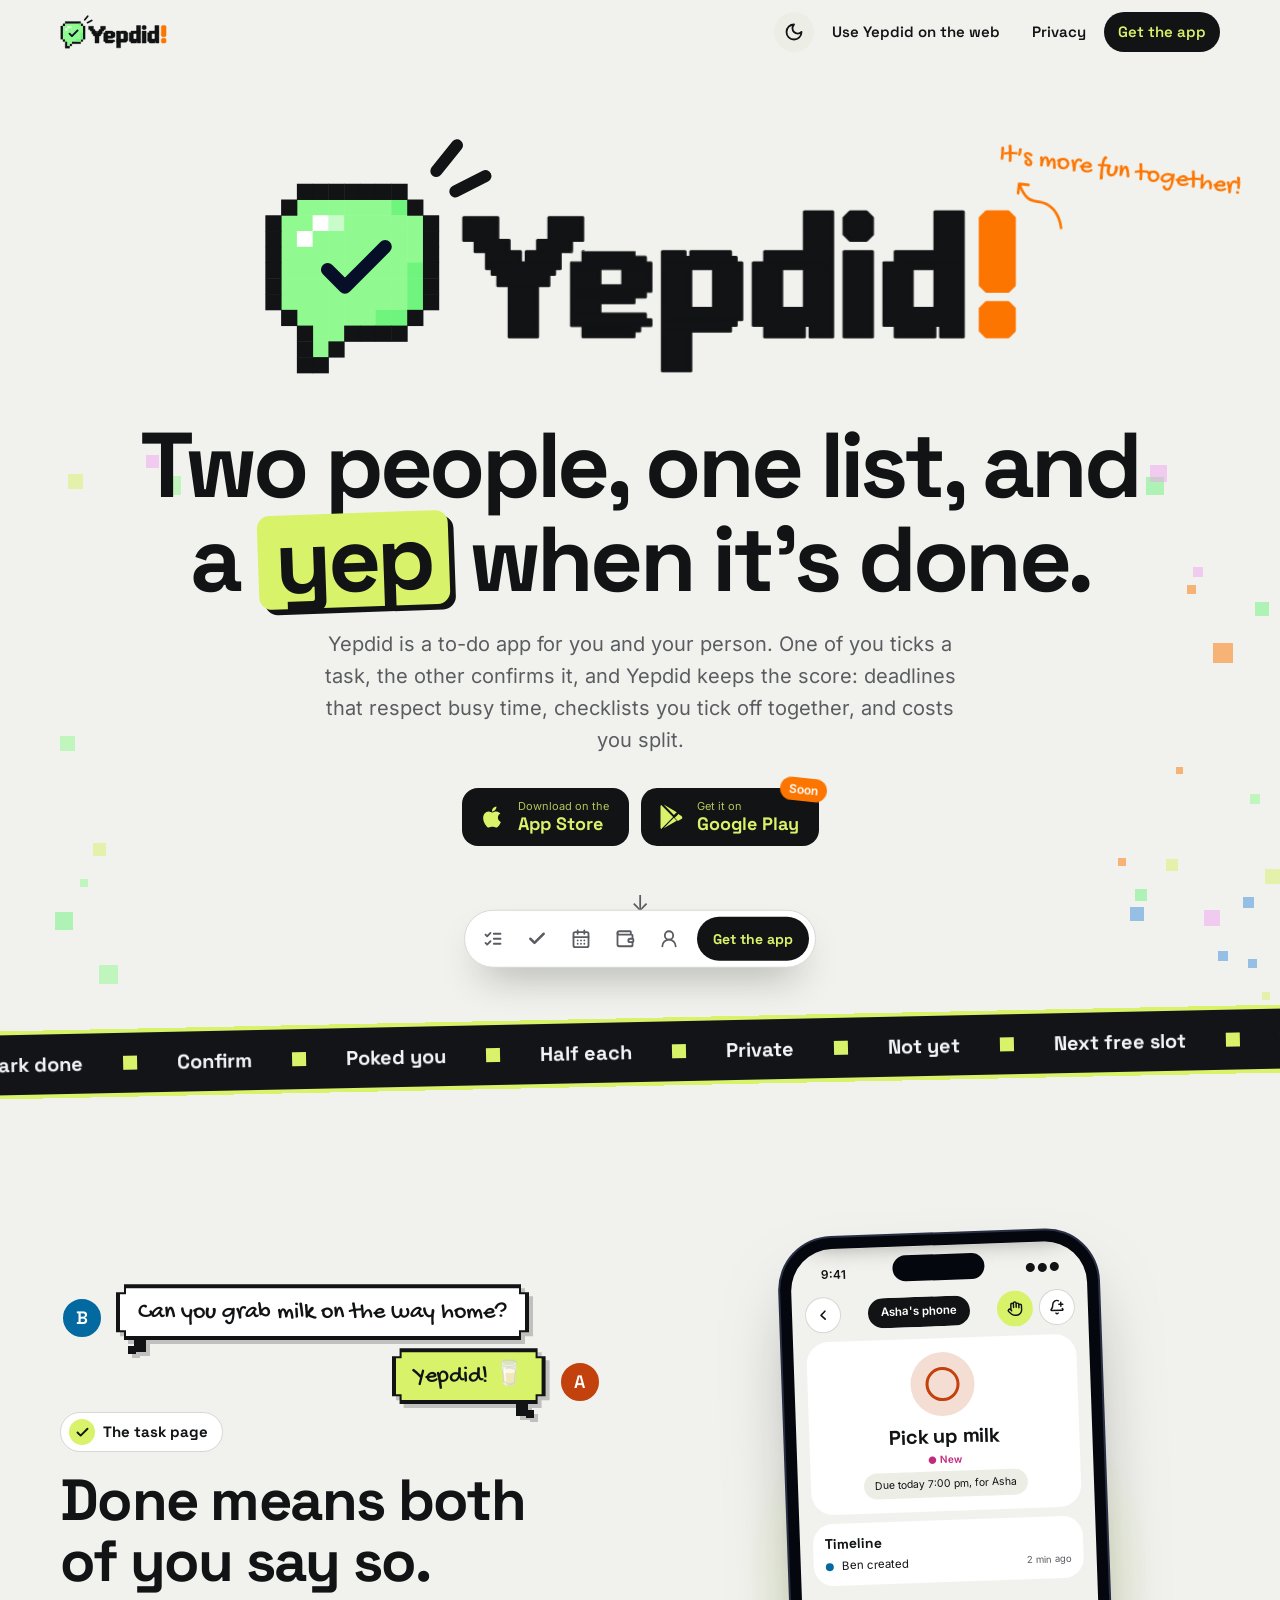
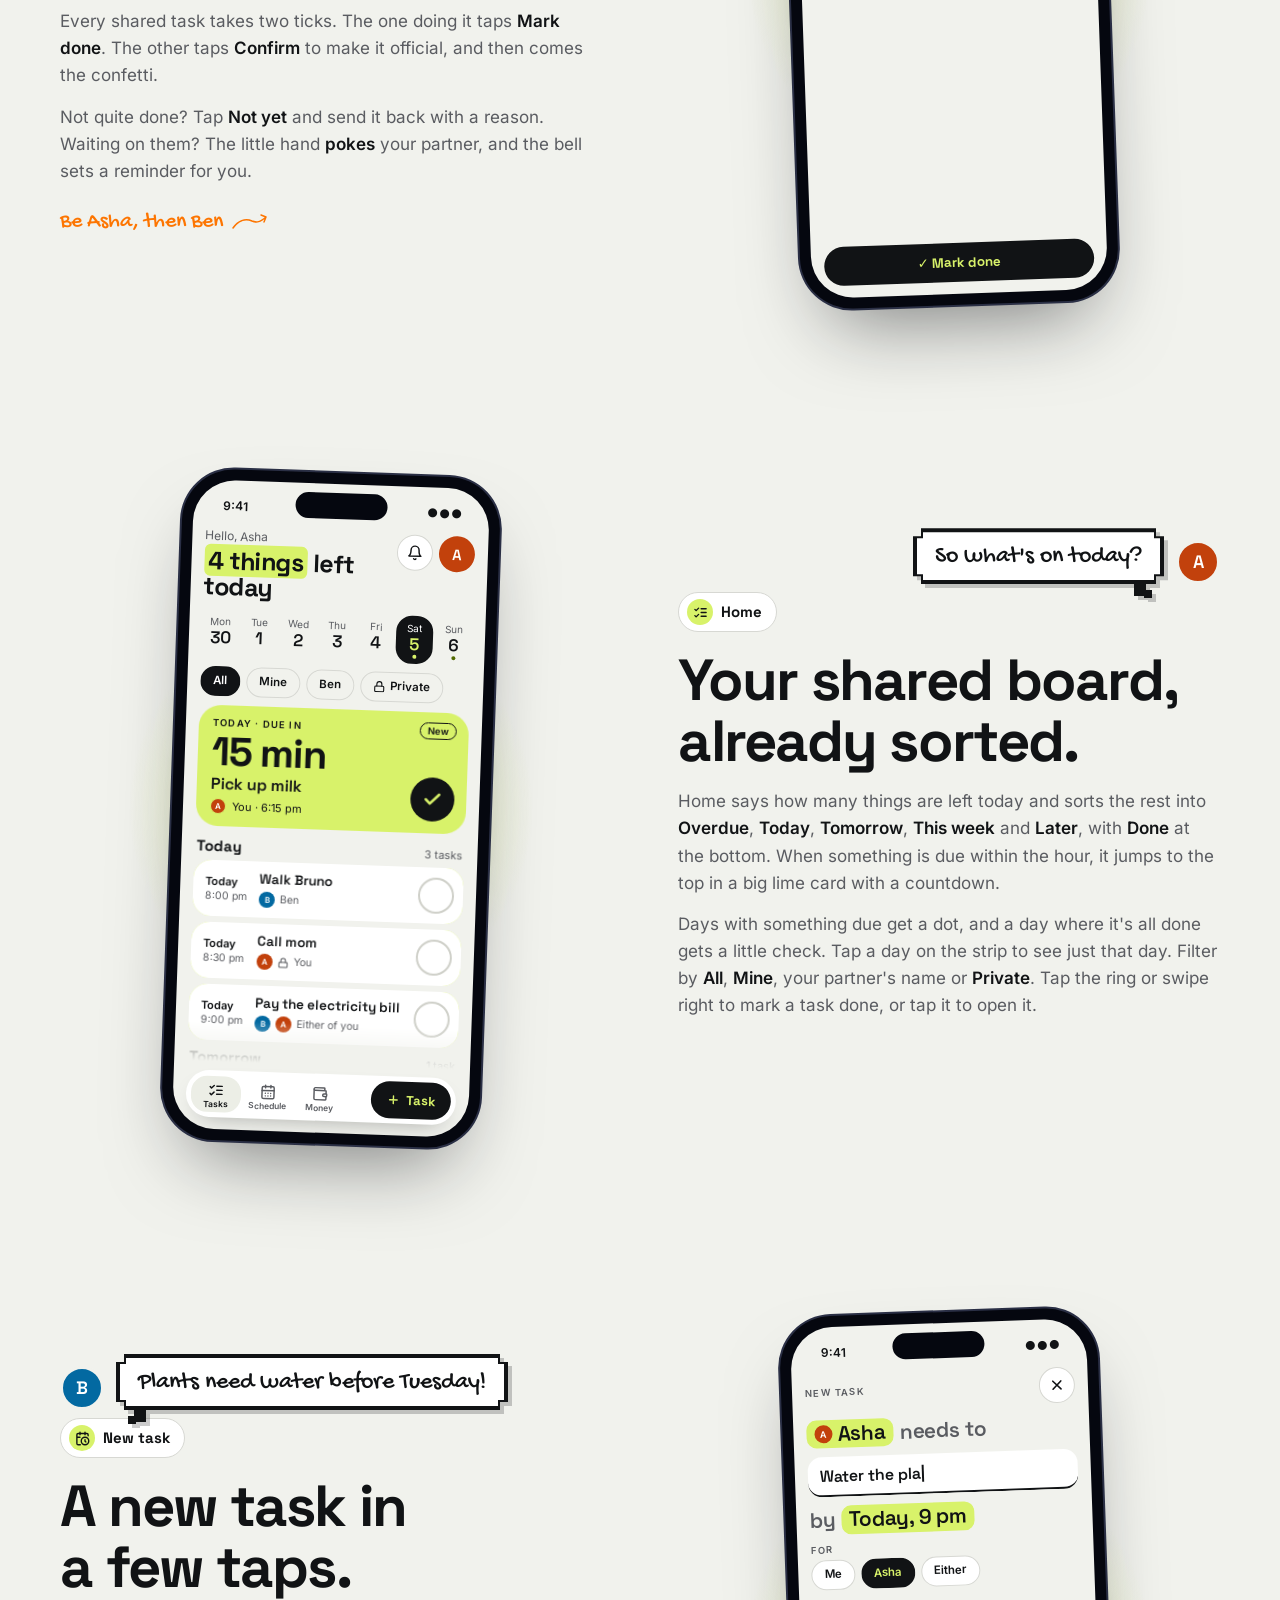
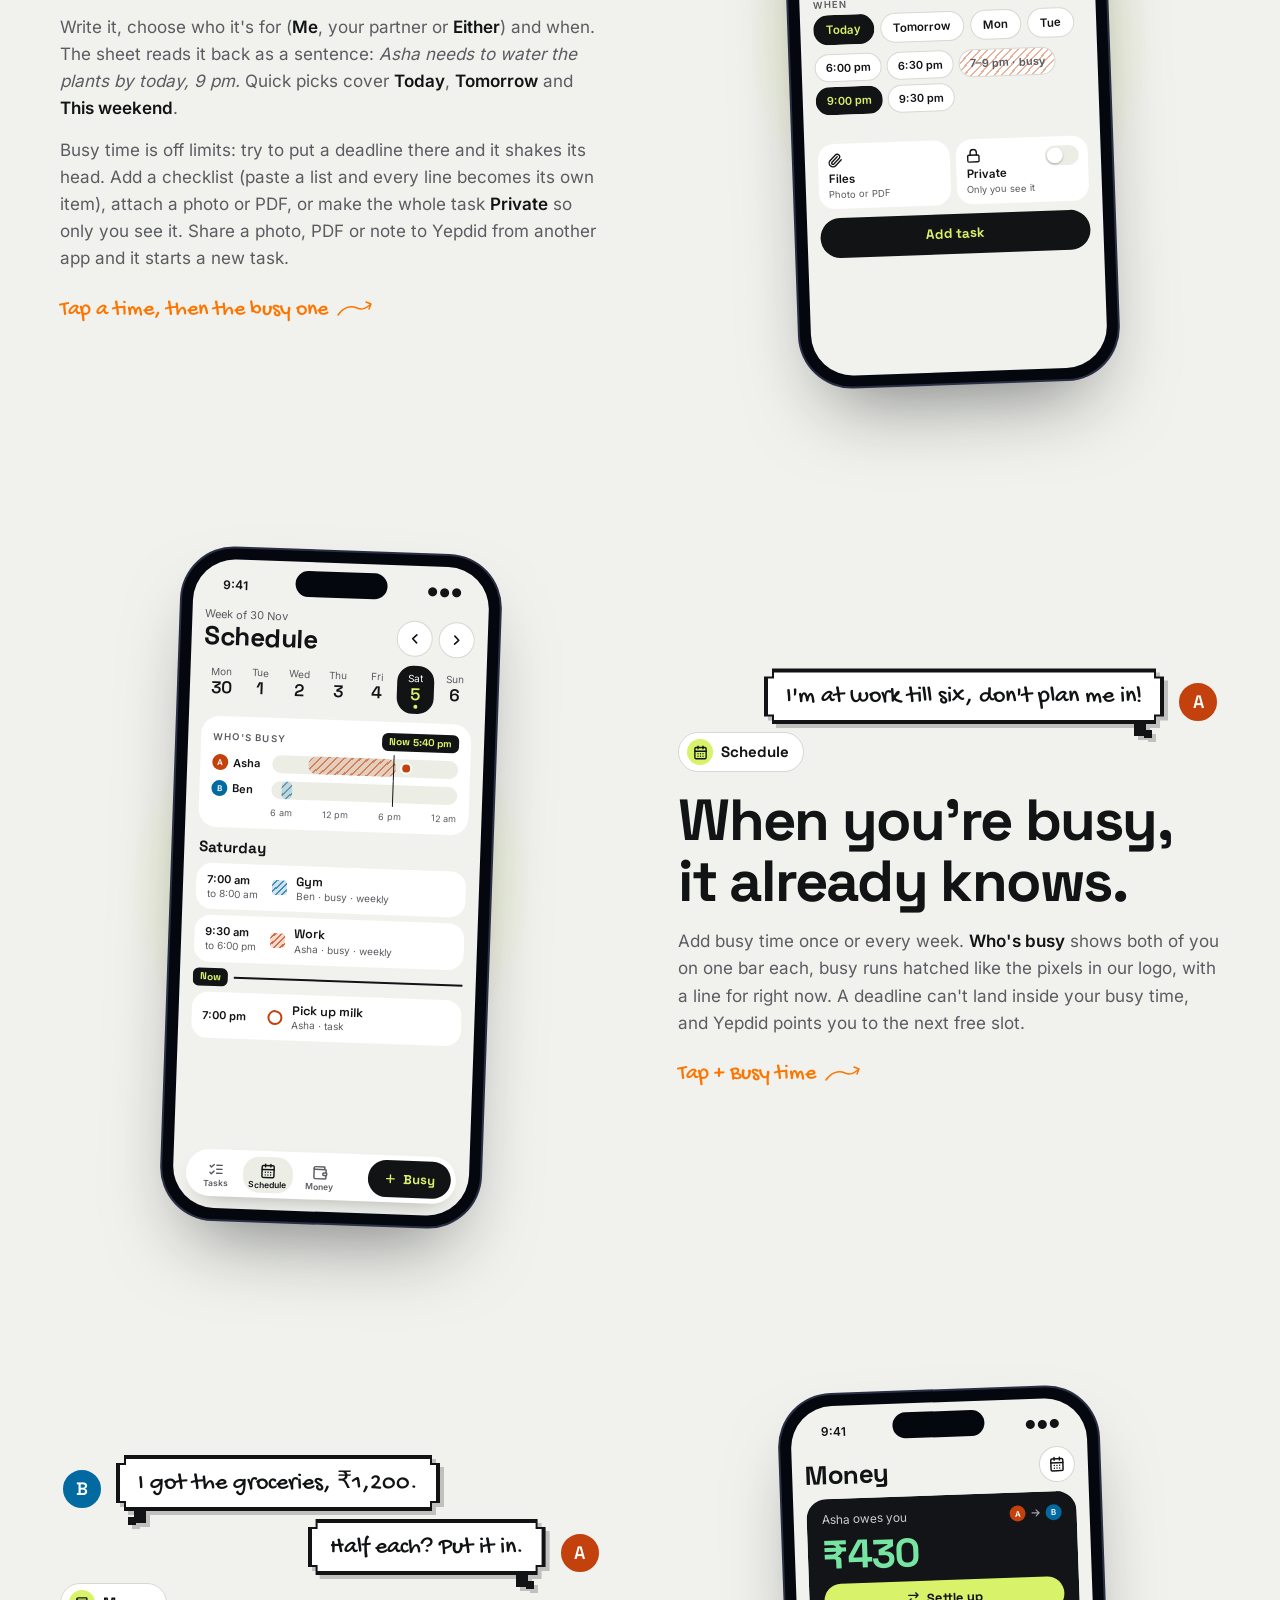
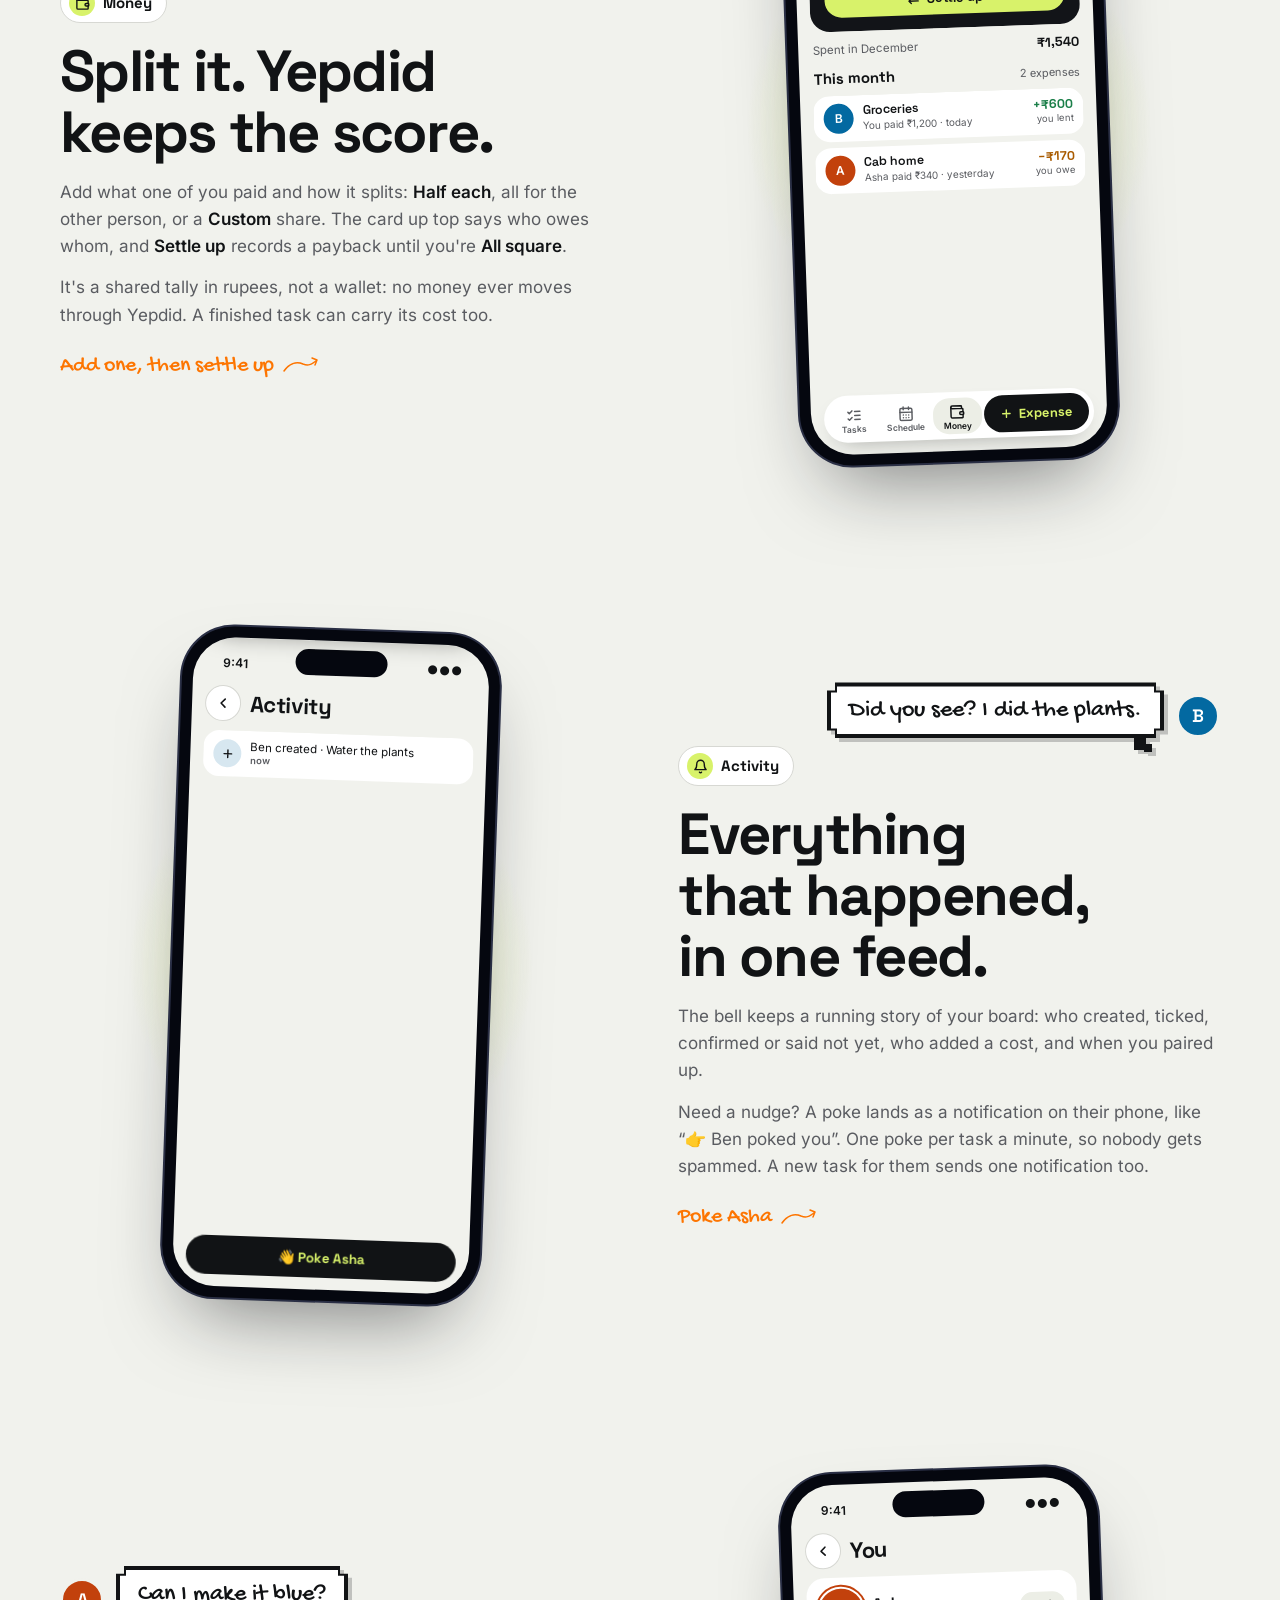
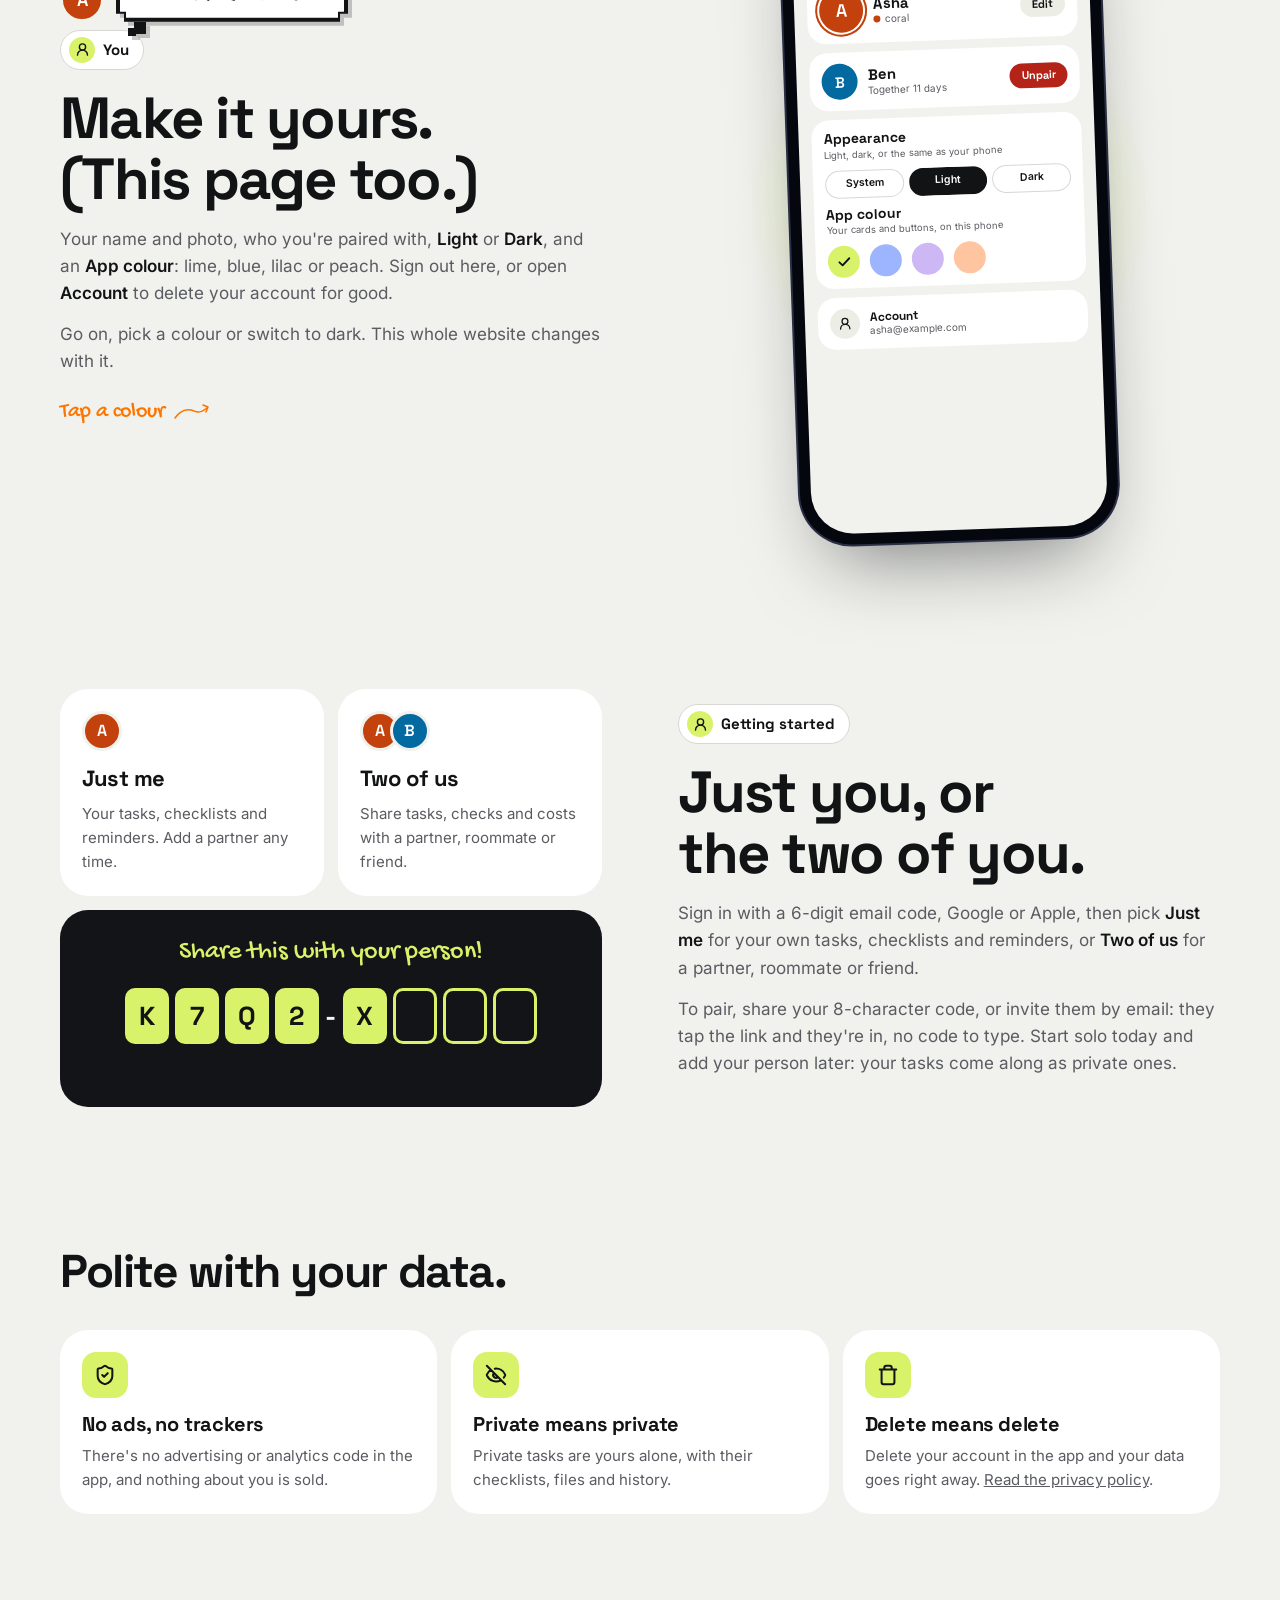
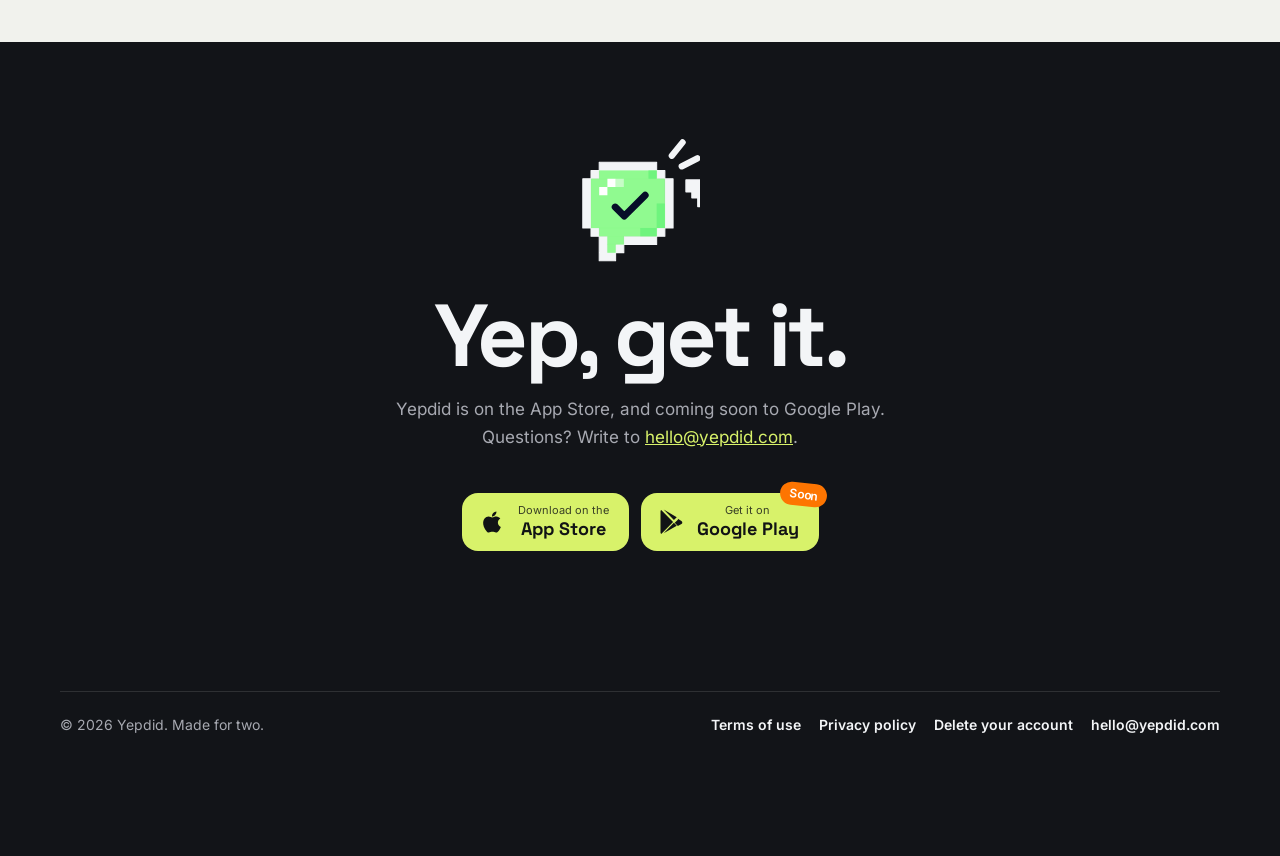
<file: index.html>
<!doctype html>
<html lang="en">
<head>
  <meta charset="utf-8">
  <meta name="viewport" content="width=device-width, initial-scale=1, viewport-fit=cover">
  <title>Yepdid: shared tasks for two</title>
  <meta name="description" content="Yepdid is a to-do app for you and your person. One of you ticks a task, the other confirms it, and Yepdid keeps the score: deadlines, busy times and shared costs.">
  <meta name="theme-color" content="#F1F2ED">
  <link rel="icon" href="img/favicon-64.png" type="image/png">
  <link rel="icon" href="img/icon.svg" type="image/svg+xml">
  <link rel="apple-touch-icon" href="img/apple-touch-icon.png">
  <link rel="canonical" href="https://yepdid.com/">
  <meta property="og:title" content="Yepdid: shared tasks for two">
  <meta property="og:description" content="One of you ticks it, the other confirms it. Yepdid keeps the score.">
  <meta property="og:image" content="https://yepdid.com/img/icon-512.png">
  <meta property="og:url" content="https://yepdid.com/">
  <meta name="twitter:card" content="summary">
  <script>document.documentElement.classList.add("js");try{var t=localStorage.getItem("yepdid.theme");if(t==="dark"||t==="system")document.documentElement.dataset.theme=t;var m={blue:["#9DB4FF","#3B51C4","#9DB4FF"],lilac:["#CDB8F5","#6238B5","#CDB8F5"],peach:["#FFC4A0","#A2440F","#FFC4A0"]}[localStorage.getItem("yepdid.colour")];if(m){var s=document.documentElement.style;s.setProperty("--brand",m[0]);s.setProperty("--brand-text-l",m[1]);s.setProperty("--brand-text-d",m[2]);}localStorage.removeItem("yepdid.brand");}catch(e){}</script>
  <link rel="stylesheet" href="css/site.css?v=20261117">
</head>
<body>
<svg width="0" height="0" style="position:absolute" aria-hidden="true">
  <defs>
    <symbol id="i-list" viewBox="0 0 24 24" fill="none" stroke="currentColor" stroke-width="2.2" stroke-linecap="round" stroke-linejoin="round"><path d="m3 17 2 2 4-4M3 7l2 2 4-4M13 6h8M13 12h8M13 18h8"/></symbol>
    <symbol id="i-cal" viewBox="0 0 24 24" fill="none" stroke="currentColor" stroke-width="2.2" stroke-linecap="round" stroke-linejoin="round"><rect x="3" y="4" width="18" height="18" rx="2"/><path d="M16 2v4M8 2v4M3 10h18M8 14h.01M12 14h.01M16 14h.01M8 18h.01M12 18h.01M16 18h.01"/></symbol>
    <symbol id="i-wallet" viewBox="0 0 24 24" fill="none" stroke="currentColor" stroke-width="2.2" stroke-linecap="round" stroke-linejoin="round"><path d="M19 7V4a1 1 0 0 0-1-1H5a2 2 0 0 0 0 4h15a1 1 0 0 1 1 1v4h-3a2 2 0 0 0 0 4h3a1 1 0 0 0 1-1v-2a1 1 0 0 0-1-1"/><path d="M3 5v14a2 2 0 0 0 2 2h15a1 1 0 0 0 1-1v-4"/></symbol>
    <symbol id="i-user" viewBox="0 0 24 24" fill="none" stroke="currentColor" stroke-width="2.2" stroke-linecap="round" stroke-linejoin="round"><circle cx="12" cy="8" r="5"/><path d="M20 21a8 8 0 0 0-16 0"/></symbol>
    <symbol id="i-bell" viewBox="0 0 24 24" fill="none" stroke="currentColor" stroke-width="2.2" stroke-linecap="round" stroke-linejoin="round"><path d="M6 8a6 6 0 0 1 12 0c0 7 3 9 3 9H3s3-2 3-9M10.3 21a1.94 1.94 0 0 0 3.4 0"/></symbol>
    <symbol id="i-bellplus" viewBox="0 0 24 24" fill="none" stroke="currentColor" stroke-width="2.2" stroke-linecap="round" stroke-linejoin="round"><path d="M10.3 21a1.94 1.94 0 0 0 3.4 0M15 8h6M18 5v6M20.002 14.464a9 9 0 0 0 .738.863A1 1 0 0 1 20 17H4a1 1 0 0 1-.74-1.673C4.59 13.956 6 12.499 6 8a6 6 0 0 1 8.75-5.332"/></symbol>
    <symbol id="i-hand" viewBox="0 0 24 24" fill="none" stroke="currentColor" stroke-width="2.2" stroke-linecap="round" stroke-linejoin="round"><path d="M18 11V6a2 2 0 0 0-4 0M14 10V4a2 2 0 0 0-4 0v2M10 10.5V6a2 2 0 0 0-4 0v8M18 8a2 2 0 1 1 4 0v6a8 8 0 0 1-8 8h-2c-2.8 0-4.5-.86-5.99-2.34l-3.6-3.6a2 2 0 0 1 2.83-2.82L7 15"/></symbol>
    <symbol id="i-back" viewBox="0 0 24 24" fill="none" stroke="currentColor" stroke-width="2.4" stroke-linecap="round" stroke-linejoin="round"><path d="m15 18-6-6 6-6"/></symbol>
    <symbol id="i-dots" viewBox="0 0 24 24" fill="currentColor"><circle cx="5" cy="12" r="2"/><circle cx="12" cy="12" r="2"/><circle cx="19" cy="12" r="2"/></symbol>
    <symbol id="i-x" viewBox="0 0 24 24" fill="none" stroke="currentColor" stroke-width="2.4" stroke-linecap="round"><path d="M18 6 6 18M6 6l12 12"/></symbol>
    <symbol id="i-check" viewBox="0 0 24 24" fill="none" stroke="currentColor" stroke-width="3" stroke-linecap="round" stroke-linejoin="round"><path d="M20 6 9 17l-5-5"/></symbol>
    <symbol id="i-lock" viewBox="0 0 24 24" fill="none" stroke="currentColor" stroke-width="2.2" stroke-linecap="round" stroke-linejoin="round"><rect x="3" y="11" width="18" height="11" rx="2"/><path d="M7 11V7a5 5 0 0 1 10 0v4"/></symbol>
    <symbol id="i-cart" viewBox="0 0 24 24" fill="none" stroke="currentColor" stroke-width="2.2" stroke-linecap="round" stroke-linejoin="round"><circle cx="8" cy="21" r="1"/><circle cx="19" cy="21" r="1"/><path d="M2.05 2.05h2l2.66 12.42a2 2 0 0 0 2 1.58h9.78a2 2 0 0 0 1.95-1.57l1.65-7.43H5.12"/></symbol>
    <symbol id="i-paw" viewBox="0 0 24 24" fill="none" stroke="currentColor" stroke-width="2.2" stroke-linecap="round" stroke-linejoin="round"><circle cx="11" cy="4" r="2"/><circle cx="18" cy="8" r="2"/><circle cx="20" cy="16" r="2"/><path d="M9 10a5 5 0 0 1 5 5v3.5a3.5 3.5 0 0 1-6.84 1.045Q6.52 17.48 4.46 16.84A3.5 3.5 0 0 1 5.5 10Z"/></symbol>
    <symbol id="i-sprout" viewBox="0 0 24 24" fill="none" stroke="currentColor" stroke-width="2.2" stroke-linecap="round" stroke-linejoin="round"><path d="M7 20h10M10 20c5.5-2.5.8-6.4 3-10M9.5 9.4c1.1.8 1.8 2.2 2.3 3.7-2 .4-3.5.4-4.8-.3-1.2-.6-2.3-1.9-3-4.2 2.8-.5 4.4 0 5.5.8zM14.1 6a7 7 0 0 0-1.1 4c1.9-.1 3.3-.6 4.3-1.4 1-1 1.6-2.3 1.7-4.6-2.7.1-4 1-4.9 2z"/></symbol>
    <symbol id="i-phone" viewBox="0 0 24 24" fill="none" stroke="currentColor" stroke-width="2.2" stroke-linecap="round" stroke-linejoin="round"><path d="M22 16.92v3a2 2 0 0 1-2.18 2 19.79 19.79 0 0 1-8.63-3.07 19.5 19.5 0 0 1-6-6 19.79 19.79 0 0 1-3.07-8.67A2 2 0 0 1 4.11 2h3a2 2 0 0 1 2 1.72c.13.96.36 1.9.7 2.81a2 2 0 0 1-.45 2.11L8.09 9.91a16 16 0 0 0 6 6l1.27-1.27a2 2 0 0 1 2.11-.45c.91.34 1.85.57 2.81.7A2 2 0 0 1 22 16.92z"/></symbol>
    <symbol id="i-pay" viewBox="0 0 24 24" fill="none" stroke="currentColor" stroke-width="2.2" stroke-linecap="round" stroke-linejoin="round"><rect x="2" y="5" width="20" height="14" rx="2"/><path d="M2 10h20"/></symbol>
    <symbol id="i-gym" viewBox="0 0 24 24" fill="none" stroke="currentColor" stroke-width="2.2" stroke-linecap="round" stroke-linejoin="round"><path d="M14.4 14.4 9.6 9.6M18.657 21.485a2 2 0 1 1-2.829-2.828l-1.767 1.768a2 2 0 1 1-2.829-2.829l6.364-6.364a2 2 0 1 1 2.829 2.829l-1.768 1.767a2 2 0 1 1 2.828 2.829zM21.5 21.5l-1.4-1.4M3.9 3.9 2.5 2.5M6.404 12.768a2 2 0 1 1-2.829-2.829l1.768-1.767a2 2 0 1 1-2.828-2.829l2.828-2.828a2 2 0 1 1 2.829 2.828l1.767-1.768a2 2 0 1 1 2.829 2.829z"/></symbol>
    <symbol id="i-sparkles" viewBox="0 0 24 24" fill="none" stroke="currentColor" stroke-width="2.2" stroke-linecap="round" stroke-linejoin="round"><path d="M9.937 15.5A2 2 0 0 0 8.5 14.063l-6.135-1.582a.5.5 0 0 1 0-.962L8.5 9.936A2 2 0 0 0 9.937 8.5l1.582-6.135a.5.5 0 0 1 .963 0L14.063 8.5A2 2 0 0 0 15.5 9.937l6.135 1.581a.5.5 0 0 1 0 .964L15.5 14.063a2 2 0 0 0-1.437 1.437l-1.582 6.135a.5.5 0 0 1-.963 0zM20 3v4M22 5h-4"/></symbol>
    <symbol id="i-calclock" viewBox="0 0 24 24" fill="none" stroke="currentColor" stroke-width="2.2" stroke-linecap="round" stroke-linejoin="round"><path d="M21 7.5V6a2 2 0 0 0-2-2H5a2 2 0 0 0-2 2v14a2 2 0 0 0 2 2h3.5M16 2v4M8 2v4M3 10h5M17.5 17.5 16 16.3V14"/><circle cx="16" cy="16" r="6"/></symbol>
    <symbol id="i-shield" viewBox="0 0 24 24" fill="none" stroke="currentColor" stroke-width="2.2" stroke-linecap="round" stroke-linejoin="round"><path d="M20 13c0 5-3.5 7.5-7.66 8.95a1 1 0 0 1-.67-.01C7.5 20.5 4 18 4 13V6a1 1 0 0 1 1-1c2 0 4.5-1.2 6.24-2.72a1.17 1.17 0 0 1 1.52 0C14.51 3.81 17 5 19 5a1 1 0 0 1 1 1zM9 12l2 2 4-4"/></symbol>
    <symbol id="i-eyeoff" viewBox="0 0 24 24" fill="none" stroke="currentColor" stroke-width="2.2" stroke-linecap="round" stroke-linejoin="round"><path d="M10.733 5.076a10.744 10.744 0 0 1 11.205 6.575 1 1 0 0 1 0 .696 10.747 10.747 0 0 1-1.444 2.49M14.084 14.158a3 3 0 0 1-4.242-4.242M17.479 17.499a10.75 10.75 0 0 1-15.417-5.151 1 1 0 0 1 0-.696 10.75 10.75 0 0 1 4.446-5.143M2 2l20 20"/></symbol>
    <symbol id="i-trash" viewBox="0 0 24 24" fill="none" stroke="currentColor" stroke-width="2.2" stroke-linecap="round" stroke-linejoin="round"><path d="M3 6h18M19 6v14c0 1-1 2-2 2H7c-1 0-2-1-2-2V6M8 6V4c0-1 1-2 2-2h4c1 0 2 1 2 2v2"/></symbol>
    <symbol id="i-apple" viewBox="0 0 24 24" fill="currentColor"><path d="M17.05 20.28c-.98.95-2.05.8-3.08.35-1.09-.46-2.09-.48-3.24 0-1.44.62-2.2.44-3.06-.35C2.79 15.25 3.51 7.59 9.05 7.31c1.35.07 2.29.74 3.08.8 1.18-.24 2.31-.93 3.57-.84 1.51.12 2.65.72 3.4 1.8-3.12 1.87-2.38 5.98.48 7.13-.57 1.5-1.31 2.99-2.54 4.09zM12.03 7.25c-.15-2.23 1.66-4.07 3.74-4.25.29 2.58-2.34 4.5-3.74 4.25z"/></symbol>
    <symbol id="i-play" viewBox="0 0 24 24" fill="currentColor"><path d="M3.61 1.81 13.79 12 3.61 22.19a1.5 1.5 0 0 1-.61-1.22V3.03c0-.5.24-.95.61-1.22zm10.89 10.9 2.43 2.43-11.2 6.48 8.77-8.91zm3.4-3.4 3.04 1.76a1.5 1.5 0 0 1 0 2.6l-3.04 1.76-2.7-2.71 2.7-2.71v-.7zM5.73 1.38l11.2 6.48-2.43 2.43-8.77-8.91z"/></symbol>
    <symbol id="i-plus" viewBox="0 0 24 24" fill="none" stroke="currentColor" stroke-width="2.6" stroke-linecap="round"><path d="M12 5v14M5 12h14"/></symbol>
    <symbol id="i-swap" viewBox="0 0 24 24" fill="none" stroke="currentColor" stroke-width="2.2" stroke-linecap="round" stroke-linejoin="round"><path d="m16 3 4 4-4 4M20 7H4M8 21l-4-4 4-4M4 17h16"/></symbol>
    <symbol id="i-arrow" viewBox="0 0 24 24" fill="none" stroke="currentColor" stroke-width="2.4" stroke-linecap="round" stroke-linejoin="round"><path d="M5 12h14M13 6l6 6-6 6"/></symbol>
    <symbol id="i-clip" viewBox="0 0 24 24" fill="none" stroke="currentColor" stroke-width="2.2" stroke-linecap="round" stroke-linejoin="round"><path d="m21.44 11.05-9.19 9.19a6 6 0 0 1-8.49-8.49l8.57-8.57A4 4 0 1 1 18 8.84l-8.59 8.57a2 2 0 0 1-2.83-2.83l8.49-8.48"/></symbol>
    <symbol id="i-pencil" viewBox="0 0 24 24" fill="none" stroke="currentColor" stroke-width="2.2" stroke-linecap="round" stroke-linejoin="round"><path d="M21.17 6.81a1 1 0 0 0-3.98-3.98L3.84 16.17a2 2 0 0 0-.5.83l-1.32 4.35a.5.5 0 0 0 .62.62l4.35-1.32a2 2 0 0 0 .83-.5zM15 5l4 4"/></symbol>
    <symbol id="i-squiggle" viewBox="0 0 80 40" fill="none" stroke="currentColor" stroke-width="3" stroke-linecap="round" stroke-linejoin="round"><path d="M4 30c10-14 24-20 38-14 10 4 16 2 28-8M60 4l10 4-4 10"/></symbol>
  </defs>
</svg>

<header class="top" id="top">
  <div class="wrap">
    <a class="top-logo" href="#" aria-label="Yepdid home"><svg viewBox="156 150 1138 362" aria-hidden="true"><use href="#logo-mark"/></svg></a>
    <nav aria-label="Site">
      <button class="theme-btn" type="button" data-theme-toggle aria-label="Switch to dark mode" title="Light or dark">
        <svg class="moon" viewBox="0 0 24 24" aria-hidden="true"><path d="M12 3a6 6 0 0 0 9 9 9 9 0 1 1-9-9Z" fill="none" stroke="currentColor" stroke-width="2.2" stroke-linecap="round" stroke-linejoin="round"/></svg>
        <svg class="sun" viewBox="0 0 24 24" aria-hidden="true"><circle cx="12" cy="12" r="4" fill="none" stroke="currentColor" stroke-width="2.2"/><path d="M12 2v2M12 20v2M4.93 4.93l1.41 1.41M17.66 17.66l1.41 1.41M2 12h2M20 12h2M6.34 17.66l-1.41 1.41M19.07 4.93l-1.41 1.41" stroke="currentColor" stroke-width="2.2" stroke-linecap="round"/></svg>
      </button>
      <a href="https://app.yepdid.com"><span class="long">Use Yepdid on the web</span><span class="short">Web app</span></a>
      <a class="priv" href="privacy.html">Privacy</a>
      <a class="pill" href="#get">Get the app</a>
    </nav>
  </div>
</header>

<main>
  <section class="hero" id="home-hero">
    <div class="drift" aria-hidden="true"></div>
    <div class="wrap">
      <svg class="hero-logo" id="hero-logo" viewBox="156 150 1138 362" role="img" aria-labelledby="logo-title">
        <title id="logo-title">Yepdid! A ticked pixel speech bubble. Click it to build it again.</title>
        <defs>
          <g id="logo-mark">
            <path d="M164 267.2h23.6v141.6h-23.6zM187.6 243.6h23.6v23.6h-23.6zM187.6 408.8h23.6v23.6h-23.6zM211.2 220h165.2v23.6h-165.2zM211.2 432.4h23.6v47.2h-23.6zM211.2 479.6h47.2v23.6h-47.2zM258.4 456h23.6v23.6h-23.6zM282 432.4h94.4v23.6h-94.4zM376.4 243.6h23.6v23.6h-23.6zM376.4 408.8h23.6v23.6h-23.6zM400 267.2h23.6v141.6h-23.6z" fill="currentColor" stroke="currentColor" stroke-width="3" stroke-linejoin="round"/>
            <path d="M187.6 267.2h212.4v141.6h-212.4zM211.2 243.6h165.2v23.6h-165.2zM211.2 408.8h165.2v23.6h-165.2zM234.8 432.4h47.2v23.6h-47.2zM234.8 456h23.6v23.6h-23.6z" fill="#90FA90" stroke="#90FA90" stroke-width=".6"/>
            <path d="M352.8 243.6h23.6v23.6h-23.6zM376.4 338.0h23.6v23.6h-23.6zM376.4 361.6h23.6v23.6h-23.6zM376.4 385.2h23.6v23.6h-23.6zM329.2 408.8h23.6v23.6h-23.6zM352.8 408.8h23.6v23.6h-23.6z" fill="#6FF47E"/>
            <path d="M234.8 267.2h23.6v23.6h-23.6zM211.2 290.8h23.6v23.6h-23.6z" fill="#FFFFFF"/>
            <path d="M258.4 267.2h23.6v23.6h-23.6z" fill="#FFFFFF" fill-opacity=".5"/>
            <path d="M257.22 348.62L283.18 374.58L343.36 314.40" fill="none" stroke="#060E28" stroke-width="20" stroke-linecap="round" stroke-linejoin="round"/>
            <path d="M420 201L451 162.5M448.5 231.5L493.5 208.5" fill="none" stroke="currentColor" stroke-width="18" stroke-linecap="round"/>
            <path id="wordmark" d="M461 270.5h51v34h-51zM478 304.5h51v17h-51zM495 321.5h51v17h-51zM495 338.5h110.5v8.5h-110.5zM503.5 347h93.5v8.5h-93.5zM512 355.5h76.5v17h-76.5zM529 372.5h42.5v76.5h-42.5zM554.5 321.5h51v17h-51zM571.5 304.5h51v17h-51zM588.5 270.5h51v34h-51zM622.5 338.5h119v8.5h-119zM622.5 347h42.5v25.5h-42.5zM622.5 372.5h119v8.5h-119zM622.5 381h110.5v8.5h-110.5zM622.5 389.5h93.5v8.5h-93.5zM622.5 398h42.5v17h-42.5zM622.5 415h110.5v8.5h-110.5zM622.5 423.5h119v8.5h-119zM639.5 321.5h76.5v8.5h-76.5zM639.5 330h93.5v8.5h-93.5zM639.5 432h85v8.5h-85zM639.5 440.5h76.5v8.5h-76.5zM699 347h42.5v25.5h-42.5zM758.5 321.5h34v8.5h-34zM758.5 330h110.5v8.5h-110.5zM758.5 338.5h119v8.5h-119zM758.5 347h42.5v59.5h-42.5zM758.5 406.5h119v17h-119zM758.5 423.5h110.5v8.5h-110.5zM758.5 432h102v8.5h-102zM758.5 440.5h42.5v59.5h-42.5zM801 321.5h59.5v8.5h-59.5zM835 347h42.5v59.5h-42.5zM894.5 338.5h119v8.5h-119zM894.5 347h42.5v59.5h-42.5zM894.5 406.5h119v25.5h-119zM911.5 321.5h102v17h-102zM911.5 432h59.5v17h-59.5zM971 262h42.5v59.5h-42.5zM971 347h42.5v59.5h-42.5zM979.5 432h34v17h-34zM1030.5 321.5h42.5v127.5h-42.5zM1090 338.5h119v8.5h-119zM1090 347h42.5v59.5h-42.5zM1090 406.5h119v25.5h-119zM1107 321.5h102v17h-102zM1107 432h59.5v17h-59.5zM1166.5 262h42.5v59.5h-42.5zM1166.5 347h42.5v59.5h-42.5zM1175 432h34v17h-34zM1039.5 262H1064.0L1073.0 271V295.5L1064.0 304.5H1039.5L1030.5 295.5V271Z" fill="currentColor" stroke="currentColor" stroke-width="4.5" stroke-linejoin="round"/>
            <path d="M1243.5 262H1276.5L1285.5 271V372.0L1276.5 381.0H1243.5L1234.5 372.0V271ZM1243.5 398.0H1276.5L1285.5 407.0V440.0L1276.5 449.0H1243.5L1234.5 440.0V407.0Z" fill="#FD7501" stroke="#FD7501" stroke-width="4.5" stroke-linejoin="round"/>
          </g>
          <clipPath id="cl-y"><rect x="455" y="250" width="167" height="210"/><rect x="622" y="250" width="20" height="71"/></clipPath>
          <clipPath id="cl-e"><rect x="621" y="321" width="122" height="132"/></clipPath>
          <clipPath id="cl-p"><rect x="756" y="250" width="124" height="256"/></clipPath>
          <clipPath id="cl-d1"><rect x="892" y="250" width="124" height="206"/></clipPath>
          <clipPath id="cl-i"><rect x="1028" y="250" width="48" height="206"/></clipPath>
          <clipPath id="cl-d2"><rect x="1088" y="250" width="124" height="206"/></clipPath>
        </defs>
        <g class="bubble" id="logo-bubble"></g>
        <path class="check" d="M257.22 348.62L283.18 374.58L343.36 314.40" fill="none" stroke="#060E28" stroke-width="20" stroke-linecap="round" stroke-linejoin="round"/>
        <path class="pop pop1" d="M420 201L451 162.5" fill="none" stroke="currentColor" stroke-width="18" stroke-linecap="round"/>
        <path class="pop pop2" d="M448.5 231.5L493.5 208.5" fill="none" stroke="currentColor" stroke-width="18" stroke-linecap="round"/>
        <g class="letters" fill="currentColor">
          <g class="letter" clip-path="url(#cl-y)"><use href="#wordmark" fill="currentColor" stroke="currentColor"/></g>
          <g class="letter" clip-path="url(#cl-e)"><use href="#wordmark" fill="currentColor" stroke="currentColor"/></g>
          <g class="letter" clip-path="url(#cl-p)"><use href="#wordmark" fill="currentColor" stroke="currentColor"/></g>
          <g class="letter" clip-path="url(#cl-d1)"><use href="#wordmark" fill="currentColor" stroke="currentColor"/></g>
          <g class="letter" clip-path="url(#cl-i)"><use href="#wordmark" fill="currentColor" stroke="currentColor"/></g>
          <g class="letter" clip-path="url(#cl-d2)"><use href="#wordmark" fill="currentColor" stroke="currentColor"/></g>
        </g>
        <path class="bang" d="M1243.5 262H1276.5L1285.5 271V372.0L1276.5 381.0H1243.5L1234.5 372.0V271ZM1243.5 398.0H1276.5L1285.5 407.0V440.0L1276.5 449.0H1243.5L1234.5 440.0V407.0Z" fill="#FD7501" stroke="#FD7501" stroke-width="4.5" stroke-linejoin="round"/>
      </svg>
      <p class="hero-note hand" aria-hidden="true">It's more fun together!<svg><use href="#i-squiggle"/></svg></p>

      <div class="hero-copy">
        <h1>Two people, one list, and a <span class="tick">yep</span> when it's done.</h1>
        <p class="lede">Yepdid is a to-do app for you and your person. One of you ticks a task, the other confirms it, and Yepdid keeps the score: deadlines that respect busy time, checklists you tick off together, and costs you split.</p>
      </div>
      <div class="stores" data-stores></div>
      <div class="scroll-cue" aria-hidden="true"><span>↓</span></div>
    </div>
  </section>

  <div class="ticker" aria-hidden="true">
    <div>
      <span>Mark done</span><span>Confirm</span><span>Poked you</span><span>Half each</span><span>Private</span><span>Not yet</span><span>Next free slot</span><span>Busy then</span><span>All square</span><span>Yepdid!</span>
      <span>Mark done</span><span>Confirm</span><span>Poked you</span><span>Half each</span><span>Private</span><span>Not yet</span><span>Next free slot</span><span>Busy then</span><span>All square</span><span>Yepdid!</span>
    </div>
  </div>

  <!-- 1. The two ticks: the task page. -->
  <section class="chapter" id="ticks" data-dock="1">
    <div class="wrap">
      <div class="copy">
        <div class="say reveal"><span class="face ben" aria-hidden="true">B</span><div class="px-bubble"><div class="out"><div class="in">Can you grab milk on the way home?</div></div></div></div>
        <div class="say right reveal d2"><span class="face asha" aria-hidden="true">A</span><div class="px-bubble green"><div class="out"><div class="in">Yepdid! 🥛</div></div></div></div>
        <span class="screen-name reveal"><i><svg><use href="#i-check"/></svg></i>The task page</span>
        <h2 class="reveal">Done means both of you say so.</h2>
        <p class="reveal">Every shared task takes two ticks. The one doing it taps <strong>Mark done</strong>. The other taps <strong>Confirm</strong> to make it official, and then comes the confetti.</p>
        <p class="reveal">Not quite done? Tap <strong>Not yet</strong> and send it back with a reason. Waiting on them? The little hand <strong>pokes</strong> your partner, and the bell sets a reminder for you.</p>
        <p class="try reveal">Be Asha, then Ben <svg><use href="#i-squiggle"/></svg></p>
      </div>
      <div class="stage reveal d1">
        <div class="phone">
          <div class="screen" id="demo-ticks">
            <div class="status-row"><span>9:41</span><span>●●●</span></div>
            <div class="push" data-push><img src="img/apple-touch-icon.png" alt=""><div><b data-push-title>👉 Asha poked you</b><span data-push-body>Can you confirm “Pick up milk”?</span></div></div>
            <div class="head-row">
              <span class="round"><svg><use href="#i-back"/></svg></span>
              <span class="chip on" data-who>Asha's phone</span>
              <div class="grp">
                <button class="round hand-btn" data-poke aria-label="Poke your partner"><svg><use href="#i-hand"/></svg></button>
                <button class="round" data-remind aria-label="Remind me"><svg><use href="#i-bellplus"/></svg></button>
              </div>
            </div>
            <div class="t-hero">
              <div class="big-ring" data-ring><svg><use href="#i-check"/></svg></div>
              <h4>Pick up milk</h4>
              <span class="tag new" data-status>● New</span>
              <span class="due-pill" data-due>Due today 7:00 pm, for Asha</span>
            </div>
            <div class="timeline">
              <b>Timeline</b>
              <ul data-timeline><li><i></i><span>Ben created</span><small>2 min ago</small></li></ul>
            </div>
            <div class="good-job" data-goodjob><div class="px-bubble green"><div class="out"><div class="in">GOOD JOB!</div></div></div></div>
            <div style="margin-top:auto;display:grid;gap:7px">
              <button class="btn" data-main>✓ Mark done</button>
              <button class="btn ghost" data-notyet hidden>Not yet</button>
            </div>
            <div class="toast" role="status" aria-live="polite" data-toast></div>
          </div>
        </div>
      </div>
    </div>
  </section>

  <!-- 2. Home. -->
  <section class="chapter flip" id="home" data-dock="0">
    <div class="wrap">
      <div class="copy">
        <div class="say right reveal"><span class="face asha" aria-hidden="true">A</span><div class="px-bubble"><div class="out"><div class="in">So what's on today?</div></div></div></div>
        <span class="screen-name reveal"><i><svg><use href="#i-list"/></svg></i>Home</span>
        <h2 class="reveal">Your shared board, already sorted.</h2>
        <p class="reveal">Home says how many things are left today and sorts the rest into <strong>Overdue</strong>, <strong>Today</strong>, <strong>Tomorrow</strong>, <strong>This week</strong> and <strong>Later</strong>, with <strong>Done</strong> at the bottom. When something is due within the hour, it jumps to the top in a big lime card with a countdown.</p>
        <p class="reveal">Days with something due get a dot, and a day where it's all done gets a little check. Tap a day on the strip to see just that day. Filter by <strong>All</strong>, <strong>Mine</strong>, your partner's name or <strong>Private</strong>. Tap the ring or swipe right to mark a task done, or tap it to open it.</p>
        <p class="try reveal">Tick the lime card, or tap a filter <svg><use href="#i-squiggle"/></svg></p>
      </div>
      <div class="stage reveal d1">
        <div class="phone">
          <div class="screen" id="demo-home">
            <div class="status-row"><span>9:41</span><span>●●●</span></div>
            <div class="home-head">
              <div><span class="hello">Hello, Asha</span><h4 data-left><mark>3 things</mark> left today</h4></div>
              <div class="btns"><span class="round"><svg><use href="#i-bell"/></svg></span><span class="ava a lg">A</span></div>
            </div>
            <div class="week" data-week></div>
            <div class="chips" data-filters>
              <button class="chip" aria-pressed="true" data-f="all">All</button>
              <button class="chip" aria-pressed="false" data-f="mine">Mine</button>
              <button class="chip" aria-pressed="false" data-f="ben">Ben</button>
              <button class="chip" aria-pressed="false" data-f="private"><svg><use href="#i-lock"/></svg>Private</button>
            </div>
            <div class="soon" data-soon hidden></div>
            <div class="list" data-board></div>
            <div class="tabbar" aria-hidden="true"><span class="tab on"><svg><use href="#i-list"/></svg>Tasks</span><span class="tab"><svg><use href="#i-cal"/></svg>Schedule</span><span class="tab"><svg><use href="#i-wallet"/></svg>Money</span><span class="add"><svg width="13" height="13"><use href="#i-plus"/></svg>Task</span></div>
            <div class="toast" role="status" aria-live="polite" data-toast></div>
          </div>
        </div>
      </div>
    </div>
  </section>

  <!-- 3. New task. -->
  <section class="chapter" id="new" data-dock="1">
    <div class="wrap">
      <div class="copy">
        <div class="say reveal"><span class="face ben" aria-hidden="true">B</span><div class="px-bubble"><div class="out"><div class="in">Plants need water before Tuesday!</div></div></div></div>
        <span class="screen-name reveal"><i><svg><use href="#i-calclock"/></svg></i>New task</span>
        <h2 class="reveal">A new task in a few taps.</h2>
        <p class="reveal">Write it, choose who it's for (<strong>Me</strong>, your partner or <strong>Either</strong>) and when. The sheet reads it back as a sentence: <em>Asha needs to water the plants by today, 9 pm.</em> Quick picks cover <strong>Today</strong>, <strong>Tomorrow</strong> and <strong>This weekend</strong>.</p>
        <p class="reveal">Busy time is off limits: try to put a deadline there and it shakes its head. Add a checklist (paste a list and every line becomes its own item), attach a photo or PDF, or make the whole task <strong>Private</strong> so only you see it. Share a photo, PDF or note to Yepdid from another app and it starts a new task.</p>
        <p class="try reveal">Tap a time, then the busy one <svg><use href="#i-squiggle"/></svg></p>
      </div>
      <div class="stage reveal d1">
        <div class="phone">
          <div class="screen" id="demo-new">
            <div class="status-row"><span>9:41</span><span>●●●</span></div>
            <div class="sheet-head"><span class="eyebrow">New task</span><span class="round"><svg><use href="#i-x"/></svg></span></div>
            <div class="sentence"><span class="pick" data-forpick><span class="ava a" data-forava>A</span><span data-forname>Asha</span></span><span data-needs>needs to</span></div>
            <div class="main-input"><span data-type></span><span class="caret"></span></div>
            <div class="sentence">by <span class="pick" data-duechip><span data-duelabel></span></span></div>
            <div class="field"><span class="eyebrow">For</span><div class="chips" data-for>
              <button class="chip choice" aria-pressed="false">Me</button><button class="chip choice" aria-pressed="true">Asha</button><button class="chip choice" aria-pressed="false">Either</button>
            </div></div>
            <div class="field"><span class="eyebrow">When</span><div class="chips" data-pdays></div></div>
            <div class="times" data-slots></div>
            <div class="refusal" data-refusal aria-live="polite"></div>
            <div class="tiles">
              <div class="tile-box"><svg><use href="#i-clip"/></svg>Files<small>Photo or PDF</small></div>
              <div class="tile-box"><svg><use href="#i-lock"/></svg>Private<small>Only you see it</small><button class="switch" role="switch" aria-checked="false" data-switch aria-label="Private"></button></div>
            </div>
            <button class="btn" data-add>Add task</button>
            <div class="toast" role="status" aria-live="polite" data-toast></div>
          </div>
        </div>
      </div>
    </div>
  </section>

  <!-- 4. Schedule. -->
  <section class="chapter flip" id="schedule" data-dock="2">
    <div class="wrap">
      <div class="copy">
        <div class="say right reveal"><span class="face asha" aria-hidden="true">A</span><div class="px-bubble"><div class="out"><div class="in">I'm at work till six, don't plan me in!</div></div></div></div>
        <span class="screen-name reveal"><i><svg><use href="#i-cal"/></svg></i>Schedule</span>
        <h2 class="reveal">When you're busy, it already knows.</h2>
        <p class="reveal">Add busy time once or every week. <strong>Who's busy</strong> shows both of you on one bar each, busy runs hatched like the pixels in our logo, with a line for right now. A deadline can't land inside your busy time, and Yepdid points you to the next free slot.</p>
        <p class="try reveal">Tap + Busy time <svg><use href="#i-squiggle"/></svg></p>
      </div>
      <div class="stage reveal d1">
        <div class="phone">
          <div class="screen" id="demo-sched">
            <div class="status-row"><span>9:41</span><span>●●●</span></div>
            <div class="page-title"><div><small data-sweek>This week</small><h4>Schedule</h4></div><div class="grp"><span class="round"><svg><use href="#i-back"/></svg></span><span class="round" style="transform:scaleX(-1)"><svg><use href="#i-back"/></svg></span></div></div>
            <div class="week" data-sstrip></div>
            <div class="busy-card">
              <div class="card-top"><span class="eyebrow">Who's busy</span><span class="now-pill">Now 5:40 pm</span></div>
              <div class="lane"><span class="who"><span class="ava a sm">A</span>Asha</span><div class="track" style="--c:var(--asha)"><span class="blk" data-blk style="left:19.4%;width:47.2%"></span><span class="tdot" style="left:72.2%"></span><span class="now-line" style="left:64.8%"></span></div></div>
              <div class="lane"><span class="who"><span class="ava sm">B</span>Ben</span><div class="track" style="--c:var(--ben)"><span class="blk" data-blk style="left:5.6%;width:5.6%"></span><span class="blk" data-addblk style="left:77.8%;width:11.1%"></span><span class="now-line" style="left:64.8%"></span></div></div>
              <div class="axis"><span>6 am</span><span>12 pm</span><span>6 pm</span><span>12 am</span></div>
            </div>
            <div class="day-title" data-sday>Today</div>
            <div class="sitems scroll" data-sitems></div>
            <div class="tabbar"><span class="tab"><svg><use href="#i-list"/></svg>Tasks</span><span class="tab on"><svg><use href="#i-cal"/></svg>Schedule</span><span class="tab"><svg><use href="#i-wallet"/></svg>Money</span><button type="button" class="add" data-addbusy><svg width="13" height="13"><use href="#i-plus"/></svg>Busy</button></div>
            <div class="toast" role="status" aria-live="polite" data-toast></div>
          </div>
        </div>
      </div>
    </div>
  </section>

  <!-- 5. Money. -->
  <section class="chapter" id="money" data-dock="3">
    <div class="wrap">
      <div class="copy">
        <div class="say reveal"><span class="face ben" aria-hidden="true">B</span><div class="px-bubble"><div class="out"><div class="in">I got the groceries, ₹1,200.</div></div></div></div>
        <div class="say right reveal d2"><span class="face asha" aria-hidden="true">A</span><div class="px-bubble"><div class="out"><div class="in">Half each? Put it in.</div></div></div></div>
        <span class="screen-name reveal"><i><svg><use href="#i-wallet"/></svg></i>Money</span>
        <h2 class="reveal">Split it. Yepdid keeps the score.</h2>
        <p class="reveal">Add what one of you paid and how it splits: <strong>Half each</strong>, all for the other person, or a <strong>Custom</strong> share. The card up top says who owes whom, and <strong>Settle up</strong> records a payback until you're <strong>All square</strong>.</p>
        <p class="reveal">It's a shared tally in rupees, not a wallet: no money ever moves through Yepdid. A finished task can carry its cost too.</p>
        <p class="try reveal">Add one, then settle up <svg><use href="#i-squiggle"/></svg></p>
      </div>
      <div class="stage reveal d1">
        <div class="phone">
          <div class="screen" id="demo-money">
            <div class="status-row"><span>9:41</span><span>●●●</span></div>
            <div class="page-title"><h4>Money</h4><span class="round"><svg><use href="#i-cal"/></svg></span></div>
            <div class="balance">
              <div class="card-top"><span data-owe>Asha owes you</span><span class="dir" data-dir></span></div>
              <strong data-amount>₹430</strong>
              <button class="settle" data-settle><svg><use href="#i-swap"/></svg>Settle up</button>
            </div>
            <div class="spent"><span>Spent in <span data-month></span></span><b data-spent></b></div>
            <div class="sec"><b>This month</b><span data-count></span></div>
            <div class="list" data-mlines></div>
            <div class="tabbar"><span class="tab"><svg><use href="#i-list"/></svg>Tasks</span><span class="tab"><svg><use href="#i-cal"/></svg>Schedule</span><span class="tab on"><svg><use href="#i-wallet"/></svg>Money</span><button type="button" class="add" data-addexp><svg width="13" height="13"><use href="#i-plus"/></svg>Expense</button></div>
            <div class="toast" role="status" aria-live="polite" data-toast></div>
          </div>
        </div>
      </div>
    </div>
  </section>

  <!-- 7. Activity and pokes. -->
  <section class="chapter flip" id="activity" data-dock="3">
    <div class="wrap">
      <div class="copy">
        <div class="say right reveal"><span class="face ben" aria-hidden="true">B</span><div class="px-bubble"><div class="out"><div class="in">Did you see? I did the plants.</div></div></div></div>
        <span class="screen-name reveal"><i><svg><use href="#i-bell"/></svg></i>Activity</span>
        <h2 class="reveal">Everything that happened, in one feed.</h2>
        <p class="reveal">The bell keeps a running story of your board: who created, ticked, confirmed or said not yet, who added a cost, and when you paired up.</p>
        <p class="reveal">Need a nudge? A poke lands as a notification on their phone, like “👉 Ben poked you”. One poke per task a minute, so nobody gets spammed. A new task for them sends one notification too.</p>
        <p class="try reveal">Poke Asha <svg><use href="#i-squiggle"/></svg></p>
      </div>
      <div class="stage reveal d1">
        <div class="phone">
          <div class="screen" id="demo-feed">
            <div class="status-row"><span>9:41</span><span>●●●</span></div>
            <div class="push" data-push><img src="img/apple-touch-icon.png" alt=""><div><b>👉 Ben poked you</b><span>Time for “Water the plants”</span></div></div>
            <div class="page-head"><span class="round"><svg><use href="#i-back"/></svg></span><h4>Activity</h4></div>
            <ul class="feed" data-feed></ul>
            <button class="btn" style="margin-top:auto" data-pokeasha>👋 Poke Asha</button>
          </div>
        </div>
      </div>
    </div>
  </section>

  <!-- 8. You. -->
  <section class="chapter" id="you" data-dock="4">
    <div class="wrap">
      <div class="copy">
        <div class="say reveal"><span class="face asha" aria-hidden="true">A</span><div class="px-bubble"><div class="out"><div class="in">Can I make it blue?</div></div></div></div>
        <span class="screen-name reveal"><i><svg><use href="#i-user"/></svg></i>You</span>
        <h2 class="reveal">Make it yours. (This page too.)</h2>
        <p class="reveal">Your name and photo, who you're paired with, <strong>Light</strong> or <strong>Dark</strong>, and an <strong>App colour</strong>: lime, blue, lilac or peach. Sign out here, or open <strong>Account</strong> to delete your account for good.</p>
        <p class="reveal">Go on, pick a colour or switch to dark. This whole website changes with it.</p>
        <p class="try reveal">Tap a colour <svg><use href="#i-squiggle"/></svg></p>
      </div>
      <div class="stage reveal d1">
        <div class="phone">
          <div class="screen" id="demo-you">
            <div class="status-row"><span>9:41</span><span>●●●</span></div>
            <div class="page-head"><span class="round"><svg><use href="#i-back"/></svg></span><h4>You</h4></div>
            <div class="ycard"><div class="prof"><span class="ava a xl">A</span><div>Asha<small><i></i>coral</small></div><span class="pill-btn">Edit</span></div></div>
            <div class="ycard"><div class="prof"><span class="ava lg">B</span><div>Ben<small>Together 11 days</small></div><span class="pill-btn danger">Unpair</span></div></div>
            <div class="ycard">
              <h6>Appearance</h6><p>Light, dark, or the same as your phone</p>
              <div class="seg" data-theme-seg><button aria-pressed="false" data-t="system">System</button><button aria-pressed="true" data-t="light">Light</button><button aria-pressed="false" data-t="dark">Dark</button></div>
              <h6>App colour</h6><p>Your cards and buttons, on this phone</p>
              <div class="dots" data-dots>
                <button style="--c:#D8F26A" aria-pressed="true" aria-label="Lime" data-c="lime"><svg><use href="#i-check"/></svg></button>
                <button style="--c:#9DB4FF" aria-pressed="false" aria-label="Blue" data-c="blue"><svg><use href="#i-check"/></svg></button>
                <button style="--c:#CDB8F5" aria-pressed="false" aria-label="Lilac" data-c="lilac"><svg><use href="#i-check"/></svg></button>
                <button style="--c:#FFC4A0" aria-pressed="false" aria-label="Peach" data-c="peach"><svg><use href="#i-check"/></svg></button>
              </div>
            </div>
            <div class="ycard acct"><span class="ic"><svg><use href="#i-user"/></svg></span><div>Account<small>asha@example.com</small></div></div>
            <div class="toast" role="status" aria-live="polite" data-toast></div>
          </div>
        </div>
      </div>
    </div>
  </section>

  <!-- 9. Pairing, or solo. -->
  <section class="chapter flip" id="pair" data-dock="4">
    <div class="wrap">
      <div class="copy">
        <span class="screen-name reveal"><i><svg><use href="#i-user"/></svg></i>Getting started</span>
        <h2 class="reveal">Just you, or the two of you.</h2>
        <p class="reveal">Sign in with a 6-digit email code, Google or Apple, then pick <strong>Just me</strong> for your own tasks, checklists and reminders, or <strong>Two of us</strong> for a partner, roommate or friend.</p>
        <p class="reveal">To pair, share your 8-character code, or invite them by email: they tap the link and they're in, no code to type. Start solo today and add your person later: your tasks come along as private ones.</p>
      </div>
      <div class="pair-stage reveal d1">
        <div class="pair-card" data-solo><div class="faces"><span class="face asha">A</span></div><h3>Just me</h3><p>Your tasks, checklists and reminders. Add a partner any time.</p></div>
        <div class="pair-card" data-duo><div class="faces"><span class="face asha">A</span><span class="face ben">B</span></div><h3>Two of us</h3><p>Share tasks, checks and costs with a partner, roommate or friend.</p></div>
        <div class="pair-code"><span class="hand" style="font-size:26px;color:var(--brand)">Share this with your person!</span><div class="boxes" data-boxes></div><span data-paired style="font-weight:700;opacity:0;transition:opacity .4s">Paired 🎉</span></div>
      </div>
    </div>
  </section>

  <section class="promise">
    <div class="wrap">
      <h2 class="reveal">Polite with your data.</h2>
      <div class="grid">
        <div class="item reveal"><span class="glyph"><svg><use href="#i-shield"/></svg></span><b>No ads, no trackers</b><p>There's no advertising or analytics code in the app, and nothing about you is sold.</p></div>
        <div class="item reveal d1"><span class="glyph"><svg><use href="#i-eyeoff"/></svg></span><b>Private means private</b><p>Private tasks are yours alone, with their checklists, files and history.</p></div>
        <div class="item reveal d2"><span class="glyph"><svg><use href="#i-trash"/></svg></span><b>Delete means delete</b><p>Delete your account in the app and your data goes right away. <a href="privacy.html">Read the privacy policy</a>.</p></div>
      </div>
    </div>
  </section>

  <section class="get" id="get" data-dock="5">
    <div class="rain" aria-hidden="true"></div>
    <div class="wrap">
      <svg class="mini-bubble" viewBox="156 150 345 362" aria-hidden="true"><use href="#logo-mark"/></svg>
      <h2>Yep, get it.</h2>
      <p>Yepdid is on the App Store, and coming soon to Google Play. Questions? Write to <a href="mailto:hello@yepdid.com" style="color:var(--brand)">hello@yepdid.com</a>.</p>
      <div class="stores" data-stores></div>
    </div>
  </section>
</main>

<footer class="foot">
  <div class="wrap">
    <span>© <span data-year>2026</span> Yepdid. Made for two.</span>
    <nav aria-label="Footer">
      <a href="terms.html">Terms of use</a>
      <a href="privacy.html">Privacy policy</a>
      <a href="privacy.html#delete">Delete your account</a>
      <a href="mailto:hello@yepdid.com">hello@yepdid.com</a>
    </nav>
  </div>
</footer>

<nav class="dock" id="dock" aria-label="Jump to a screen">
  <div class="slots">
    <span class="ind" aria-hidden="true"></span>
    <a href="#home"><svg><use href="#i-list"/></svg><span class="tip">Home</span><span class="sr-only">Home</span></a>
    <a href="#ticks"><svg><use href="#i-check"/></svg><span class="tip">Two ticks</span><span class="sr-only">Two ticks</span></a>
    <a href="#schedule"><svg><use href="#i-cal"/></svg><span class="tip">Schedule</span><span class="sr-only">Schedule</span></a>
    <a href="#money"><svg><use href="#i-wallet"/></svg><span class="tip">Money</span><span class="sr-only">Money</span></a>
    <a href="#you"><svg><use href="#i-user"/></svg><span class="tip">You</span><span class="sr-only">You</span></a>
  </div>
  <a class="get-btn" href="#get">Get the app</a>
</nav>

<canvas class="confetti" id="confetti" aria-hidden="true"></canvas>
<script src="js/site.js?v=20261117" defer></script>
</body>
</html>
</file>
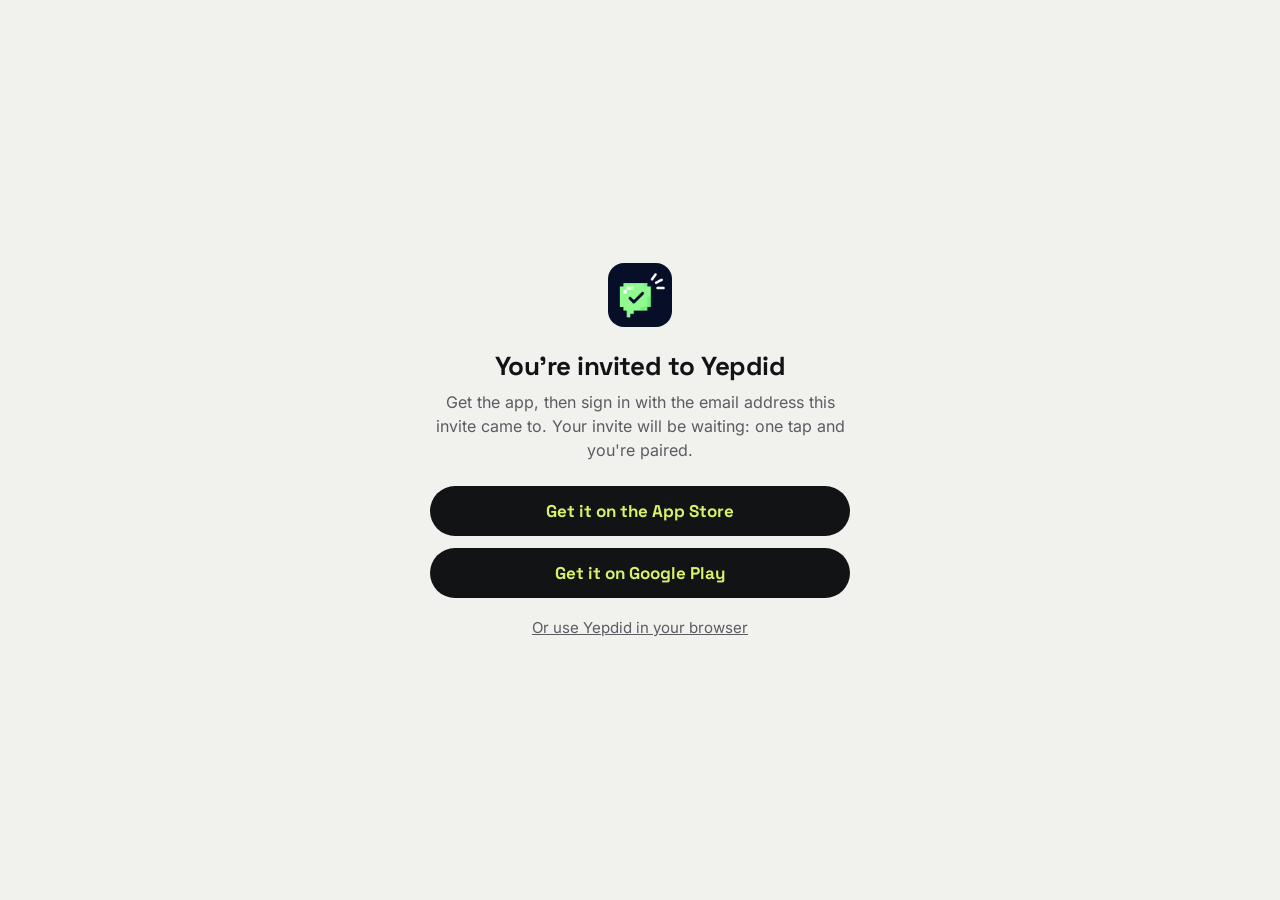
<file: join.html>
<!doctype html>
<html lang="en">
<head>
  <meta charset="utf-8">
  <meta name="viewport" content="width=device-width, initial-scale=1, viewport-fit=cover">
  <meta name="robots" content="noindex">
  <meta name="referrer" content="no-referrer">
  <title>Join on Yepdid</title>
  <meta name="theme-color" content="#F1F2ED">
  <link rel="icon" href="/img/favicon-64.png" type="image/png">
  <link rel="apple-touch-icon" href="/img/apple-touch-icon.png">
  <!--
    An invite link (yepdid.com/join?t=…). With the Yepdid app installed (and a build that claims
    yepdid.com), the phone opens the app and this page never loads. Otherwise:
    - iPhone: the App Store. After installing, signing in with the invited address shows the invite.
    - Android: the app if it's there (intent://, also when app links aren't verified), else Play,
      with the token in the install referrer, which the app reads on first open.
    - A computer: both stores, or the web app.
  -->
  <script>
    (function () {
      var q = location.search;
      var m = /[?&]t=([A-Za-z0-9_-]{32,128})/.exec(q);
      var t = m ? m[1] : "";
      var ua = navigator.userAgent || "";
      var ios = /iPhone|iPad|iPod/.test(ua) || (/Macintosh/.test(ua) && navigator.maxTouchPoints > 1);
      var android = /Android/.test(ua);
      var appStore = "https://apps.apple.com/app/id6834288221";
      var play = "https://play.google.com/store/apps/details?id=com.yepdid.app" +
        (t ? "&referrer=" + encodeURIComponent("yepdid_invite=" + t) : "");
      var openAndroid = "intent://join" + (t ? "?t=" + t : "") +
        "#Intent;scheme=yepdid;package=com.yepdid.app;S.browser_fallback_url=" +
        encodeURIComponent(play) + ";end";
      window.yepdidJoin = {
        ios: ios,
        android: android,
        appStore: appStore,
        play: play,
        openAndroid: openAndroid,
        openIos: "yepdid://join" + (t ? "?t=" + t : ""),
        web: "https://app.yepdid.com/join" + q,
      };
      if (ios) location.replace(appStore);
      else if (android) location.replace(openAndroid);
    })();
  </script>
  <style>
    body { margin: 0; min-height: 100vh; display: grid; place-items: center; background: #F1F2ED; color: #111315;
      font-family: "Inter", -apple-system, BlinkMacSystemFont, "Segoe UI", Roboto, Helvetica, Arial, sans-serif; }
    @font-face { font-family: "Space Grotesk"; font-weight: 700; font-display: swap; src: url("/fonts/SpaceGrotesk_700Bold.ttf") format("truetype"); }
    @font-face { font-family: "Inter"; font-weight: 400; font-display: swap; src: url("/fonts/Inter_400Regular.ttf") format("truetype"); }
    main { max-width: 420px; padding: 32px 24px; text-align: center; }
    img { border-radius: 16px; }
    h1 { font: 700 26px/1.2 "Space Grotesk", sans-serif; letter-spacing: -0.02em; margin: 20px 0 8px; }
    p { font-size: 16px; line-height: 1.5; color: #5A5C61; margin: 0 0 24px; }
    .buttons { display: grid; gap: 12px; }
    a.button { display: block; padding: 15px 28px; border-radius: 999px; background: #111315; color: #D8F26A;
      font: 700 17px/1.2 "Space Grotesk", sans-serif; text-decoration: none; }
    a.quiet { color: #5A5C61; font-size: 15px; margin-top: 8px; }
    [hidden] { display: none !important; }
  </style>
</head>
<body>
  <main>
    <img src="/img/apple-touch-icon.png" width="64" height="64" alt="Yepdid">
    <h1>You're invited to Yepdid</h1>
    <p>Get the app, then sign in with the email address this invite came to. Your invite will be waiting: one tap and you're paired.</p>
    <div class="buttons">
      <a class="button" id="open" hidden>Open Yepdid</a>
      <a class="button" id="app-store" hidden>Get it on the App Store</a>
      <a class="button" id="play" hidden>Get it on Google Play</a>
      <a class="quiet" id="web" href="https://app.yepdid.com/join">Or use Yepdid in your browser</a>
    </div>
    <noscript><p>Turn on JavaScript, or open Yepdid and enter the code from the email.</p></noscript>
  </main>
  <script>
    (function () {
      var j = window.yepdidJoin;
      function show(id, href) {
        var a = document.getElementById(id);
        a.href = href;
        a.hidden = false;
      }
      document.getElementById("web").href = j.web;
      if (j.android) {
        show("open", j.openAndroid);
        show("play", j.play);
      } else if (j.ios) {
        show("app-store", j.appStore);
        show("open", j.openIos);
        document.getElementById("open").textContent = "I already have Yepdid";
      } else {
        show("app-store", j.appStore);
        show("play", j.play);
      }
    })();
  </script>
</body>
</html>
</file>
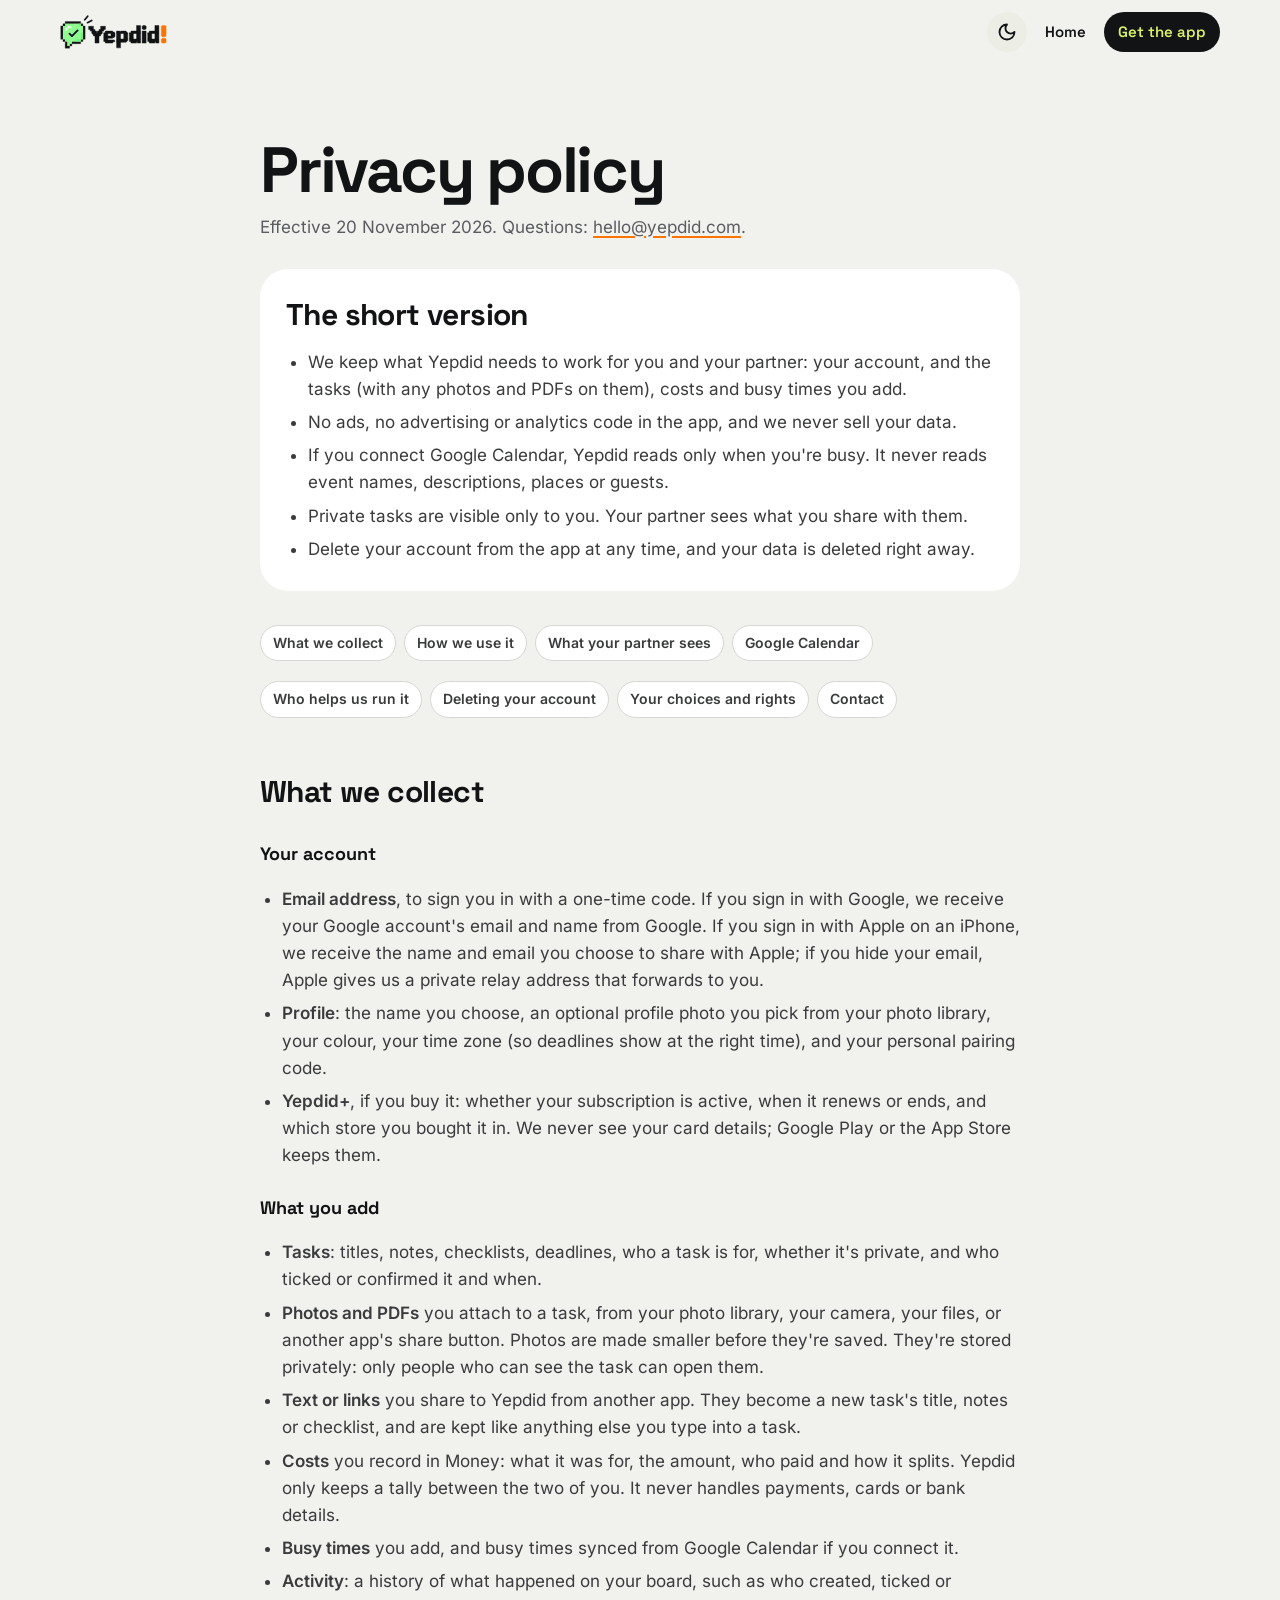
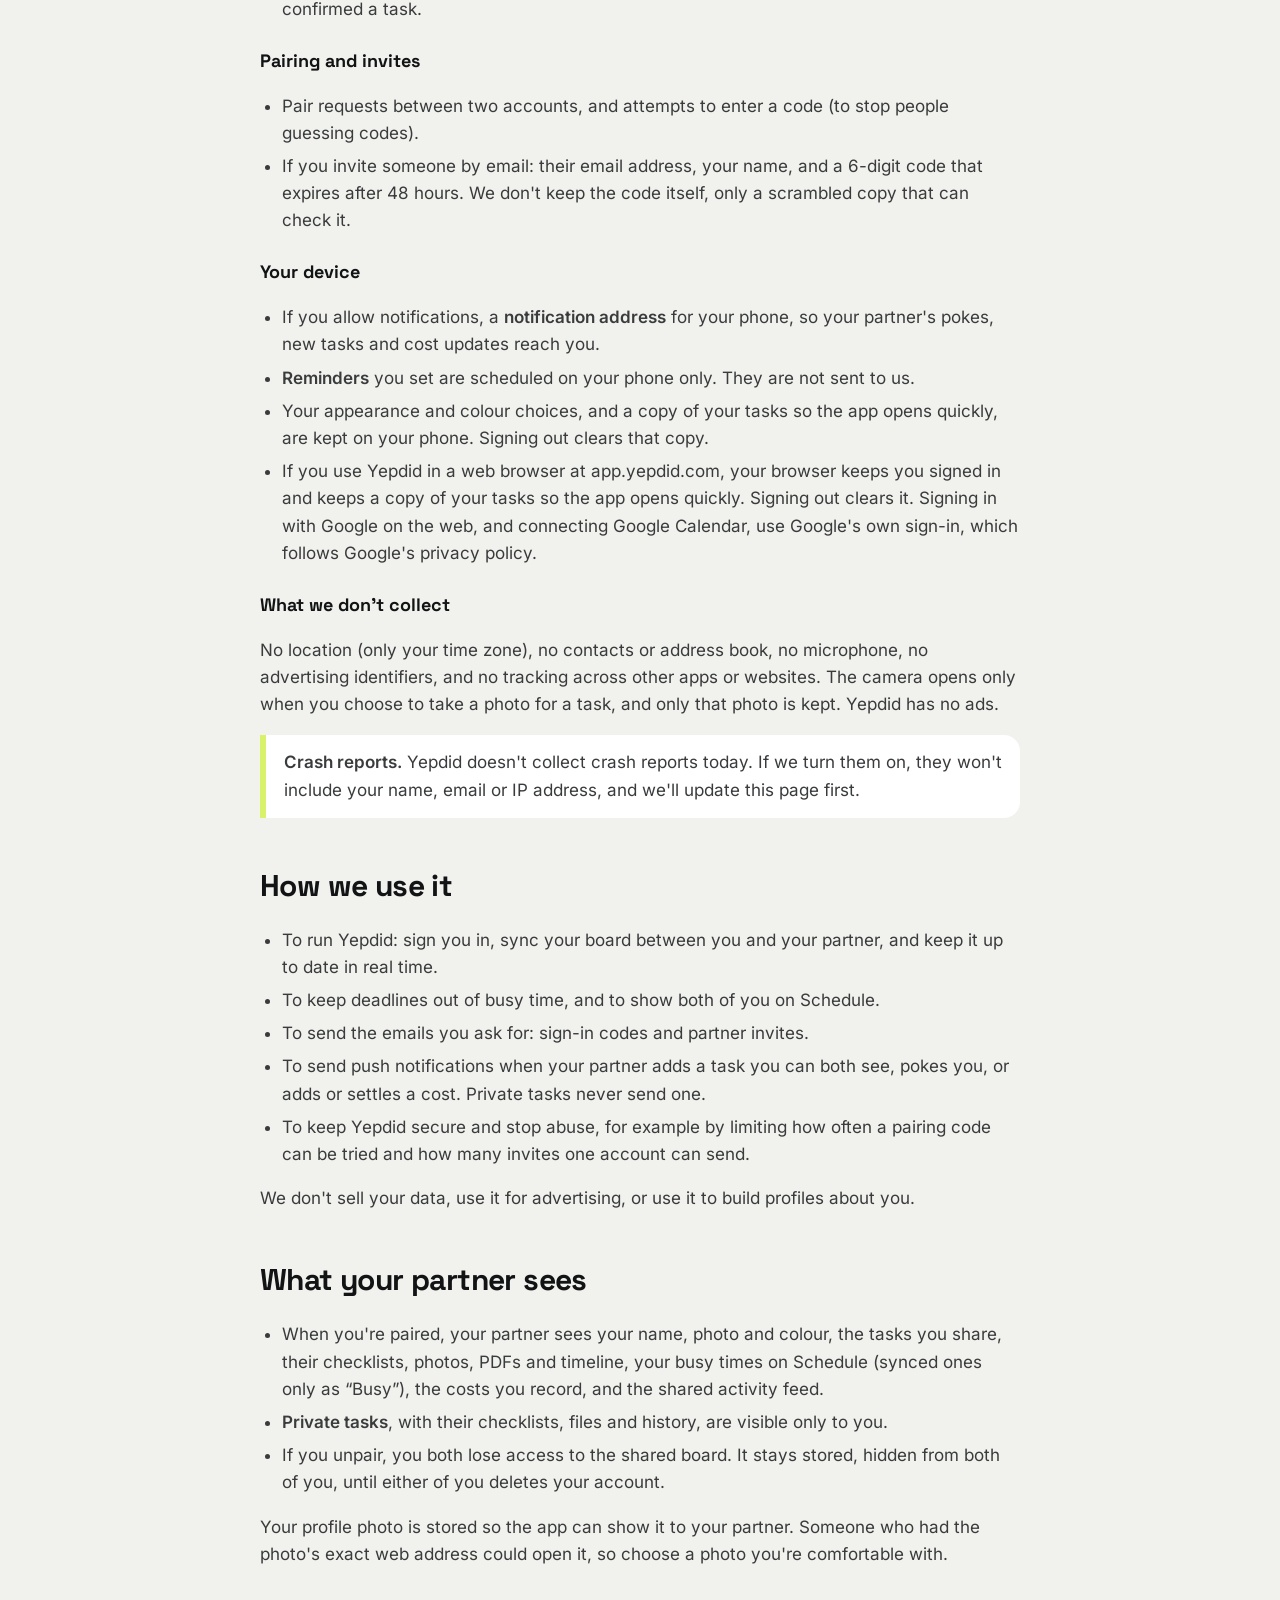
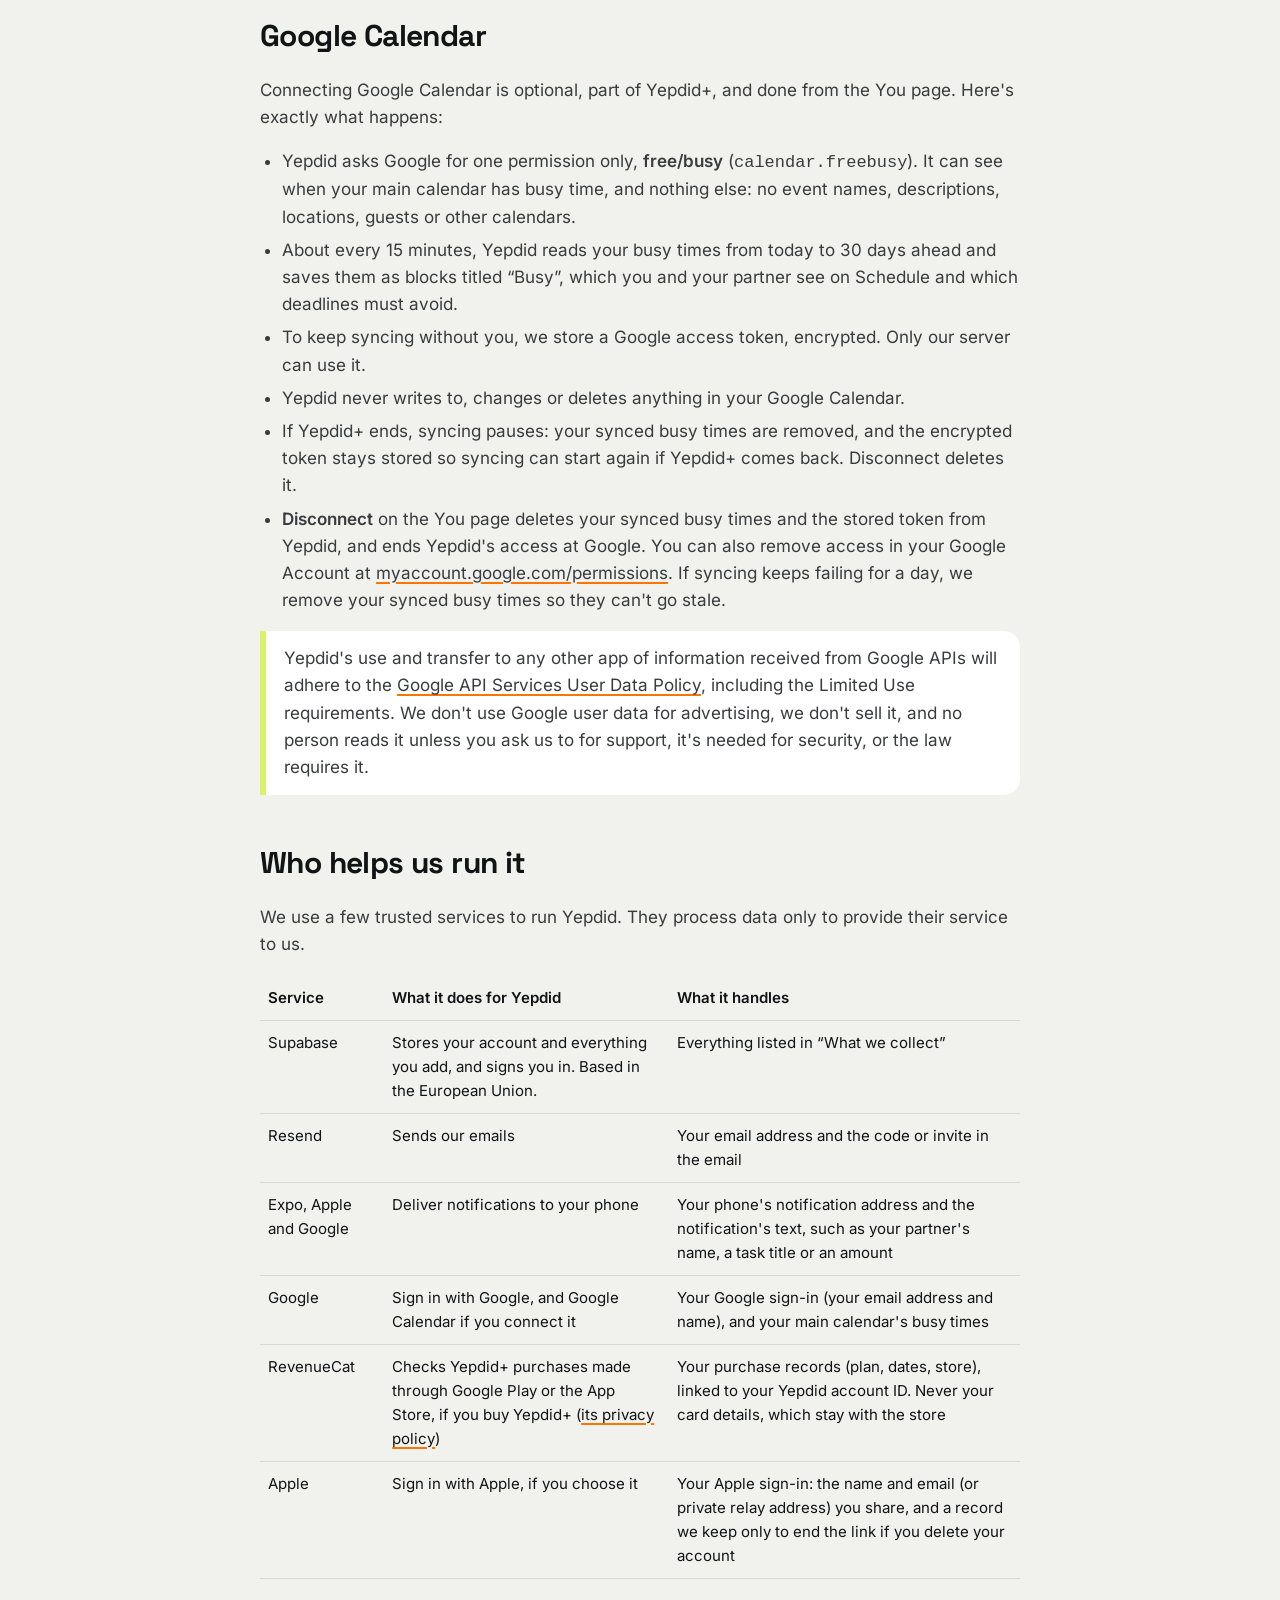
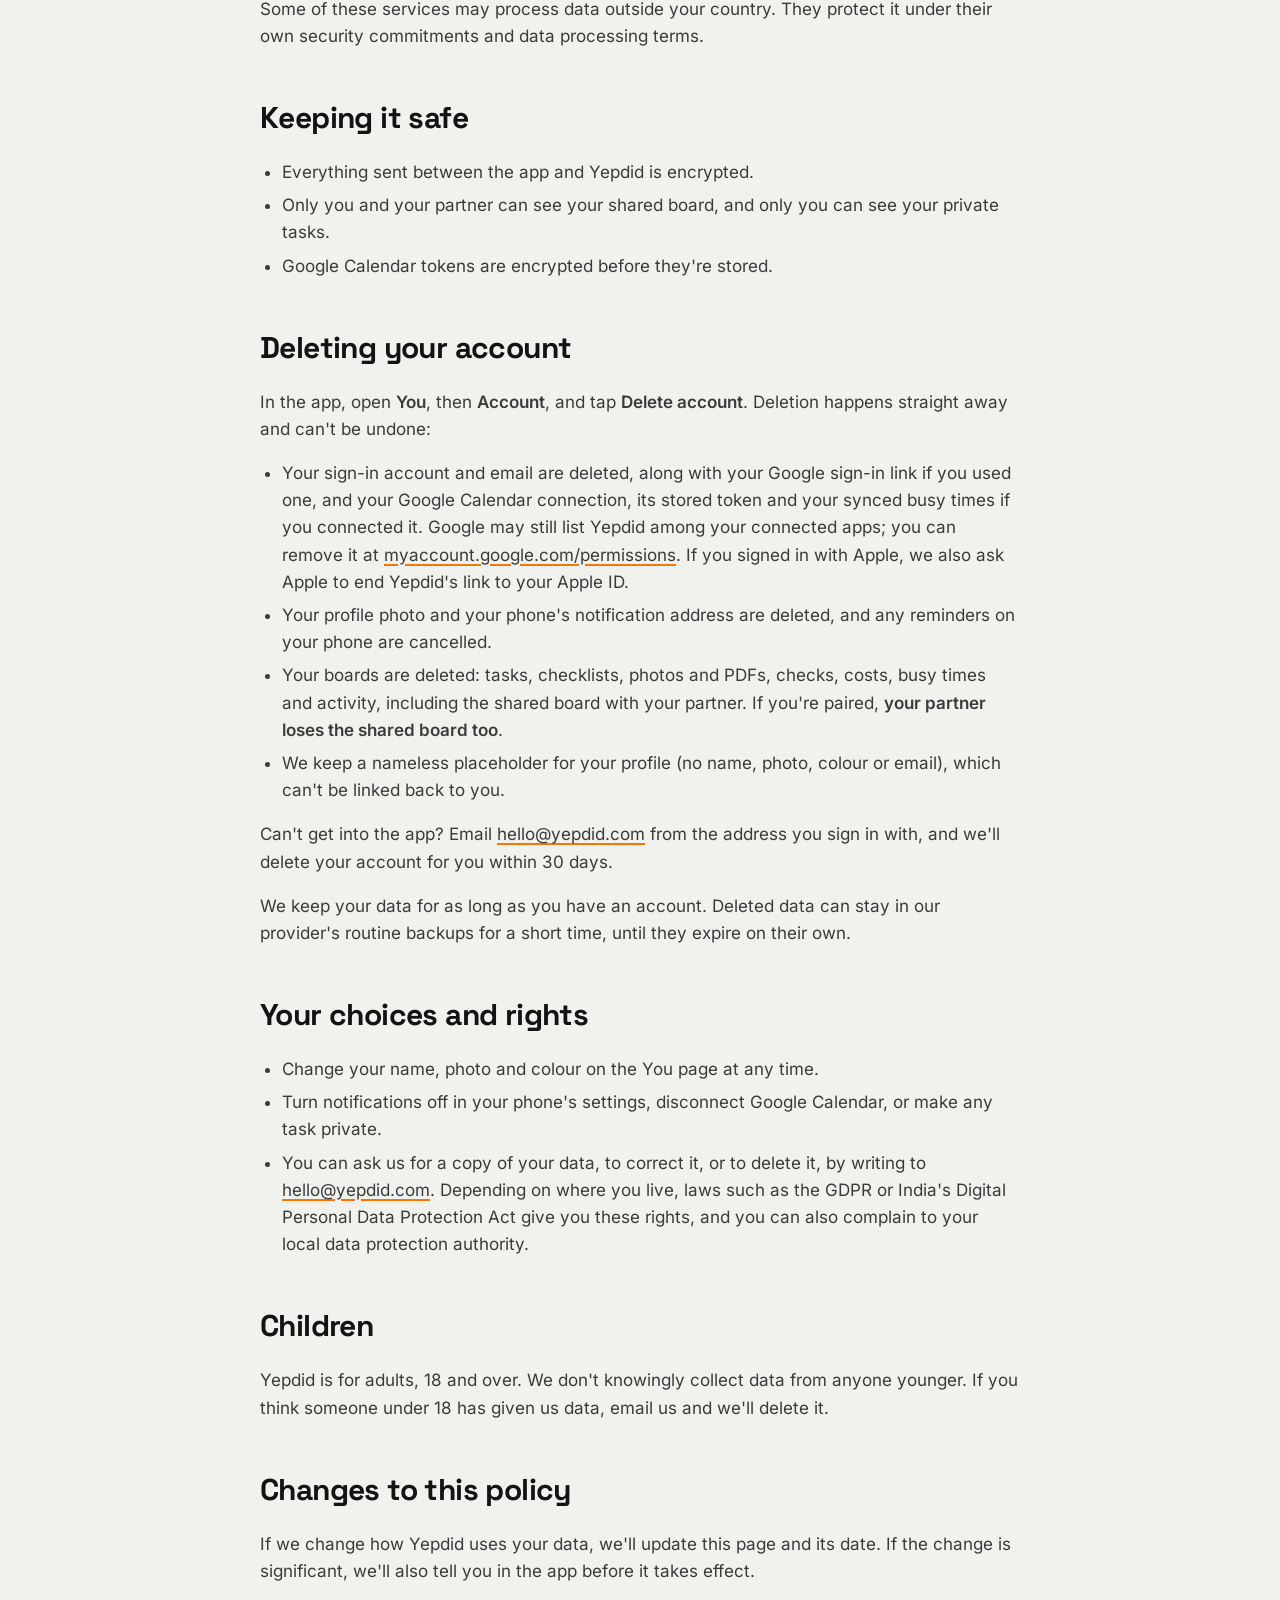
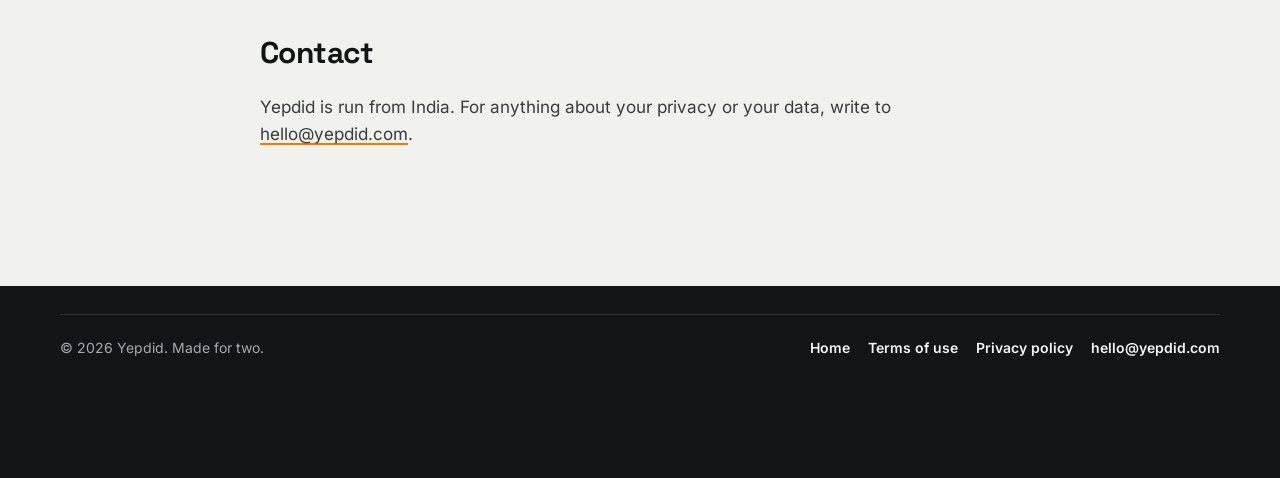
<file: privacy.html>
<!doctype html>
<html lang="en">
<head>
  <meta charset="utf-8">
  <meta name="viewport" content="width=device-width, initial-scale=1, viewport-fit=cover">
  <title>Privacy policy | Yepdid</title>
  <meta name="description" content="How Yepdid handles your data: what it keeps, what your partner sees, Google Calendar free/busy access, and how to delete your account.">
  <meta name="theme-color" content="#F1F2ED">
  <link rel="icon" href="img/favicon-64.png" type="image/png">
  <link rel="icon" href="img/icon.svg" type="image/svg+xml">
  <link rel="apple-touch-icon" href="img/apple-touch-icon.png">
  <script>document.documentElement.classList.add("js");try{var t=localStorage.getItem("yepdid.theme");if(t==="dark"||t==="system")document.documentElement.dataset.theme=t;var m={blue:["#9DB4FF","#3B51C4","#9DB4FF"],lilac:["#CDB8F5","#6238B5","#CDB8F5"],peach:["#FFC4A0","#A2440F","#FFC4A0"]}[localStorage.getItem("yepdid.colour")];if(m){var s=document.documentElement.style;s.setProperty("--brand",m[0]);s.setProperty("--brand-text-l",m[1]);s.setProperty("--brand-text-d",m[2]);}localStorage.removeItem("yepdid.brand");}catch(e){}</script>
  <link rel="stylesheet" href="css/site.css?v=20261117">
</head>
<body>
<svg width="0" height="0" style="position:absolute" aria-hidden="true"><defs><g id="logo-mark">
            <path d="M164 267.2h23.6v141.6h-23.6zM187.6 243.6h23.6v23.6h-23.6zM187.6 408.8h23.6v23.6h-23.6zM211.2 220h165.2v23.6h-165.2zM211.2 432.4h23.6v47.2h-23.6zM211.2 479.6h47.2v23.6h-47.2zM258.4 456h23.6v23.6h-23.6zM282 432.4h94.4v23.6h-94.4zM376.4 243.6h23.6v23.6h-23.6zM376.4 408.8h23.6v23.6h-23.6zM400 267.2h23.6v141.6h-23.6z" fill="currentColor" stroke="currentColor" stroke-width="3" stroke-linejoin="round"/>
            <path d="M187.6 267.2h212.4v141.6h-212.4zM211.2 243.6h165.2v23.6h-165.2zM211.2 408.8h165.2v23.6h-165.2zM234.8 432.4h47.2v23.6h-47.2zM234.8 456h23.6v23.6h-23.6z" fill="#90FA90" stroke="#90FA90" stroke-width=".6"/>
            <path d="M352.8 243.6h23.6v23.6h-23.6zM376.4 338.0h23.6v23.6h-23.6zM376.4 361.6h23.6v23.6h-23.6zM376.4 385.2h23.6v23.6h-23.6zM329.2 408.8h23.6v23.6h-23.6zM352.8 408.8h23.6v23.6h-23.6z" fill="#6FF47E"/>
            <path d="M234.8 267.2h23.6v23.6h-23.6zM211.2 290.8h23.6v23.6h-23.6z" fill="#FFFFFF"/>
            <path d="M258.4 267.2h23.6v23.6h-23.6z" fill="#FFFFFF" fill-opacity=".5"/>
            <path d="M257.22 348.62L283.18 374.58L343.36 314.40" fill="none" stroke="#060E28" stroke-width="20" stroke-linecap="round" stroke-linejoin="round"/>
            <path d="M420 201L451 162.5M448.5 231.5L493.5 208.5" fill="none" stroke="currentColor" stroke-width="18" stroke-linecap="round"/>
            <path id="wordmark" d="M461 270.5h51v34h-51zM478 304.5h51v17h-51zM495 321.5h51v17h-51zM495 338.5h110.5v8.5h-110.5zM503.5 347h93.5v8.5h-93.5zM512 355.5h76.5v17h-76.5zM529 372.5h42.5v76.5h-42.5zM554.5 321.5h51v17h-51zM571.5 304.5h51v17h-51zM588.5 270.5h51v34h-51zM622.5 338.5h119v8.5h-119zM622.5 347h42.5v25.5h-42.5zM622.5 372.5h119v8.5h-119zM622.5 381h110.5v8.5h-110.5zM622.5 389.5h93.5v8.5h-93.5zM622.5 398h42.5v17h-42.5zM622.5 415h110.5v8.5h-110.5zM622.5 423.5h119v8.5h-119zM639.5 321.5h76.5v8.5h-76.5zM639.5 330h93.5v8.5h-93.5zM639.5 432h85v8.5h-85zM639.5 440.5h76.5v8.5h-76.5zM699 347h42.5v25.5h-42.5zM758.5 321.5h34v8.5h-34zM758.5 330h110.5v8.5h-110.5zM758.5 338.5h119v8.5h-119zM758.5 347h42.5v59.5h-42.5zM758.5 406.5h119v17h-119zM758.5 423.5h110.5v8.5h-110.5zM758.5 432h102v8.5h-102zM758.5 440.5h42.5v59.5h-42.5zM801 321.5h59.5v8.5h-59.5zM835 347h42.5v59.5h-42.5zM894.5 338.5h119v8.5h-119zM894.5 347h42.5v59.5h-42.5zM894.5 406.5h119v25.5h-119zM911.5 321.5h102v17h-102zM911.5 432h59.5v17h-59.5zM971 262h42.5v59.5h-42.5zM971 347h42.5v59.5h-42.5zM979.5 432h34v17h-34zM1030.5 321.5h42.5v127.5h-42.5zM1090 338.5h119v8.5h-119zM1090 347h42.5v59.5h-42.5zM1090 406.5h119v25.5h-119zM1107 321.5h102v17h-102zM1107 432h59.5v17h-59.5zM1166.5 262h42.5v59.5h-42.5zM1166.5 347h42.5v59.5h-42.5zM1175 432h34v17h-34zM1039.5 262H1064.0L1073.0 271V295.5L1064.0 304.5H1039.5L1030.5 295.5V271Z" fill="currentColor" stroke="currentColor" stroke-width="4.5" stroke-linejoin="round"/>
            <path d="M1243.5 262H1276.5L1285.5 271V372.0L1276.5 381.0H1243.5L1234.5 372.0V271ZM1243.5 398.0H1276.5L1285.5 407.0V440.0L1276.5 449.0H1243.5L1234.5 440.0V407.0Z" fill="#FD7501" stroke="#FD7501" stroke-width="4.5" stroke-linejoin="round"/>
          </g></defs></svg>
<header class="top" id="top">
  <div class="wrap">
    <a class="top-logo" href="./" aria-label="Yepdid home"><svg viewBox="156 150 1138 362" aria-hidden="true"><use href="#logo-mark"/></svg></a>
    <nav aria-label="Site">
      <button class="theme-btn" type="button" data-theme-toggle aria-label="Switch to dark mode" title="Light or dark">
        <svg class="moon" viewBox="0 0 24 24" aria-hidden="true"><path d="M12 3a6 6 0 0 0 9 9 9 9 0 1 1-9-9Z" fill="none" stroke="currentColor" stroke-width="2.2" stroke-linecap="round" stroke-linejoin="round"/></svg>
        <svg class="sun" viewBox="0 0 24 24" aria-hidden="true"><circle cx="12" cy="12" r="4" fill="none" stroke="currentColor" stroke-width="2.2"/><path d="M12 2v2M12 20v2M4.93 4.93l1.41 1.41M17.66 17.66l1.41 1.41M2 12h2M20 12h2M6.34 17.66l-1.41 1.41M19.07 4.93l-1.41 1.41" stroke="currentColor" stroke-width="2.2" stroke-linecap="round"/></svg>
      </button>
      <a href="./">Home</a>
      <a class="pill" href="./#get">Get the app</a>
    </nav>
  </div>
</header>
<main class="doc">
  <div class="wrap">
    <h1>Privacy policy</h1>
    <p class="meta">Effective 20 November 2026. Questions: <a href="mailto:hello@yepdid.com">hello@yepdid.com</a>.</p>

    <div class="short">
      <h2 style="margin-top:0">The short version</h2>
      <ul>
        <li>We keep what Yepdid needs to work for you and your partner: your account, and the tasks (with any photos and PDFs on them), costs and busy times you add.</li>
        <li>No ads, no advertising or analytics code in the app, and we never sell your data.</li>
        <li>If you connect Google Calendar, Yepdid reads only when you're busy. It never reads event names, descriptions, places or guests.</li>
        <li>Private tasks are visible only to you. Your partner sees what you share with them.</li>
        <li>Delete your account from the app at any time, and your data is deleted right away.</li>
      </ul>
    </div>

    <ul class="toc" aria-label="On this page" style="margin-top:28px">
      <li><a href="#collect">What we collect</a></li>
      <li><a href="#use">How we use it</a></li>
      <li><a href="#partner">What your partner sees</a></li>
      <li><a href="#google">Google Calendar</a></li>
      <li><a href="#providers">Who helps us run it</a></li>
      <li><a href="#delete">Deleting your account</a></li>
      <li><a href="#rights">Your choices and rights</a></li>
      <li><a href="#contact">Contact</a></li>
    </ul>

    <h2 id="collect">What we collect</h2>
    <h3>Your account</h3>
    <ul>
      <li><strong>Email address</strong>, to sign you in with a one-time code. If you sign in with Google, we receive your Google account's email and name from Google. If you sign in with Apple on an iPhone, we receive the name and email you choose to share with Apple; if you hide your email, Apple gives us a private relay address that forwards to you.</li>
      <li><strong>Profile</strong>: the name you choose, an optional profile photo you pick from your photo library, your colour, your time zone (so deadlines show at the right time), and your personal pairing code.</li>
      <li><strong>Yepdid+</strong>, if you buy it: whether your subscription is active, when it renews or ends, and which store you bought it in. We never see your card details; Google Play or the App Store keeps them.</li>
    </ul>
    <h3>What you add</h3>
    <ul>
      <li><strong>Tasks</strong>: titles, notes, checklists, deadlines, who a task is for, whether it's private, and who ticked or confirmed it and when.</li>
      <li><strong>Photos and PDFs</strong> you attach to a task, from your photo library, your camera, your files, or another app's share button. Photos are made smaller before they're saved. They're stored privately: only people who can see the task can open them.</li>
      <li><strong>Text or links</strong> you share to Yepdid from another app. They become a new task's title, notes or checklist, and are kept like anything else you type into a task.</li>
      <li><strong>Costs</strong> you record in Money: what it was for, the amount, who paid and how it splits. Yepdid only keeps a tally between the two of you. It never handles payments, cards or bank details.</li>
      <li><strong>Busy times</strong> you add, and busy times synced from Google Calendar if you connect it.</li>
      <li><strong>Activity</strong>: a history of what happened on your board, such as who created, ticked or confirmed a task.</li>
    </ul>
    <h3>Pairing and invites</h3>
    <ul>
      <li>Pair requests between two accounts, and attempts to enter a code (to stop people guessing codes).</li>
      <li>If you invite someone by email: their email address, your name, and a 6-digit code that expires after 48 hours. We don't keep the code itself, only a scrambled copy that can check it.</li>
    </ul>
    <h3>Your device</h3>
    <ul>
      <li>If you allow notifications, a <strong>notification address</strong> for your phone, so your partner's pokes, new tasks and cost updates reach you.</li>
      <li><strong>Reminders</strong> you set are scheduled on your phone only. They are not sent to us.</li>
      <li>Your appearance and colour choices, and a copy of your tasks so the app opens quickly, are kept on your phone. Signing out clears that copy.</li>
      <li>If you use Yepdid in a web browser at app.yepdid.com, your browser keeps you signed in and keeps a copy of your tasks so the app opens quickly. Signing out clears it. Signing in with Google on the web, and connecting Google Calendar, use Google's own sign-in, which follows Google's privacy policy.</li>
    </ul>
    <h3>What we don't collect</h3>
    <p>No location (only your time zone), no contacts or address book, no microphone, no advertising identifiers, and no tracking across other apps or websites. The camera opens only when you choose to take a photo for a task, and only that photo is kept. Yepdid has no ads.</p>
    <div class="callout"><p style="margin:0"><strong>Crash reports.</strong> Yepdid doesn't collect crash reports today. If we turn them on, they won't include your name, email or IP address, and we'll update this page first.</p></div>

    <h2 id="use">How we use it</h2>
    <ul>
      <li>To run Yepdid: sign you in, sync your board between you and your partner, and keep it up to date in real time.</li>
      <li>To keep deadlines out of busy time, and to show both of you on Schedule.</li>
      <li>To send the emails you ask for: sign-in codes and partner invites.</li>
      <li>To send push notifications when your partner adds a task you can both see, pokes you, or adds or settles a cost. Private tasks never send one.</li>
      <li>To keep Yepdid secure and stop abuse, for example by limiting how often a pairing code can be tried and how many invites one account can send.</li>
    </ul>
    <p>We don't sell your data, use it for advertising, or use it to build profiles about you.</p>

    <h2 id="partner">What your partner sees</h2>
    <ul>
      <li>When you're paired, your partner sees your name, photo and colour, the tasks you share, their checklists, photos, PDFs and timeline, your busy times on Schedule (synced ones only as “Busy”), the costs you record, and the shared activity feed.</li>
      <li><strong>Private tasks</strong>, with their checklists, files and history, are visible only to you.</li>
      <li>If you unpair, you both lose access to the shared board. It stays stored, hidden from both of you, until either of you deletes your account.</li>
    </ul>
    <p>Your profile photo is stored so the app can show it to your partner. Someone who had the photo's exact web address could open it, so choose a photo you're comfortable with.</p>

    <h2 id="google">Google Calendar</h2>
    <p>Connecting Google Calendar is optional, part of Yepdid+, and done from the You page. Here's exactly what happens:</p>
    <ul>
      <li>Yepdid asks Google for one permission only, <strong>free/busy</strong> (<code>calendar.freebusy</code>). It can see when your main calendar has busy time, and nothing else: no event names, descriptions, locations, guests or other calendars.</li>
      <li>About every 15 minutes, Yepdid reads your busy times from today to 30 days ahead and saves them as blocks titled “Busy”, which you and your partner see on Schedule and which deadlines must avoid.</li>
      <li>To keep syncing without you, we store a Google access token, encrypted. Only our server can use it.</li>
      <li>Yepdid never writes to, changes or deletes anything in your Google Calendar.</li>
      <li>If Yepdid+ ends, syncing pauses: your synced busy times are removed, and the encrypted token stays stored so syncing can start again if Yepdid+ comes back. Disconnect deletes it.</li>
      <li><strong>Disconnect</strong> on the You page deletes your synced busy times and the stored token from Yepdid, and ends Yepdid's access at Google. You can also remove access in your Google Account at <a href="https://myaccount.google.com/permissions" rel="noopener">myaccount.google.com/permissions</a>. If syncing keeps failing for a day, we remove your synced busy times so they can't go stale.</li>
    </ul>
    <div class="callout"><p style="margin:0">Yepdid's use and transfer to any other app of information received from Google APIs will adhere to the <a href="https://developers.google.com/terms/api-services-user-data-policy" rel="noopener">Google API Services User Data Policy</a>, including the Limited Use requirements. We don't use Google user data for advertising, we don't sell it, and no person reads it unless you ask us to for support, it's needed for security, or the law requires it.</p></div>

    <h2 id="providers">Who helps us run it</h2>
    <p>We use a few trusted services to run Yepdid. They process data only to provide their service to us.</p>
    <div class="table-scroll">
      <table>
        <thead><tr><th>Service</th><th>What it does for Yepdid</th><th>What it handles</th></tr></thead>
        <tbody>
          <tr><td>Supabase</td><td>Stores your account and everything you add, and signs you in. Based in the European Union.</td><td>Everything listed in “What we collect”</td></tr>
          <tr><td>Resend</td><td>Sends our emails</td><td>Your email address and the code or invite in the email</td></tr>
          <tr><td>Expo, Apple and Google</td><td>Deliver notifications to your phone</td><td>Your phone's notification address and the notification's text, such as your partner's name, a task title or an amount</td></tr>
          <tr><td>Google</td><td>Sign in with Google, and Google Calendar if you connect it</td><td>Your Google sign-in (your email address and name), and your main calendar's busy times</td></tr>
          <tr><td>RevenueCat</td><td>Checks Yepdid+ purchases made through Google Play or the App Store, if you buy Yepdid+ (<a href="https://www.revenuecat.com/privacy" rel="noopener">its privacy policy</a>)</td><td>Your purchase records (plan, dates, store), linked to your Yepdid account ID. Never your card details, which stay with the store</td></tr>
          <tr><td>Apple</td><td>Sign in with Apple, if you choose it</td><td>Your Apple sign-in: the name and email (or private relay address) you share, and a record we keep only to end the link if you delete your account</td></tr>
        </tbody>
      </table>
    </div>
    <p>Some of these services may process data outside your country. They protect it under their own security commitments and data processing terms.</p>

    <h2 id="security">Keeping it safe</h2>
    <ul>
      <li>Everything sent between the app and Yepdid is encrypted.</li>
      <li>Only you and your partner can see your shared board, and only you can see your private tasks.</li>
      <li>Google Calendar tokens are encrypted before they're stored.</li>
    </ul>

    <h2 id="delete">Deleting your account</h2>
    <p>In the app, open <strong>You</strong>, then <strong>Account</strong>, and tap <strong>Delete account</strong>. Deletion happens straight away and can't be undone:</p>
    <ul>
      <li>Your sign-in account and email are deleted, along with your Google sign-in link if you used one, and your Google Calendar connection, its stored token and your synced busy times if you connected it. Google may still list Yepdid among your connected apps; you can remove it at <a href="https://myaccount.google.com/permissions" rel="noopener">myaccount.google.com/permissions</a>. If you signed in with Apple, we also ask Apple to end Yepdid's link to your Apple ID.</li>
      <li>Your profile photo and your phone's notification address are deleted, and any reminders on your phone are cancelled.</li>
      <li>Your boards are deleted: tasks, checklists, photos and PDFs, checks, costs, busy times and activity, including the shared board with your partner. If you're paired, <strong>your partner loses the shared board too</strong>.</li>
      <li>We keep a nameless placeholder for your profile (no name, photo, colour or email), which can't be linked back to you.</li>
    </ul>
    <p>Can't get into the app? Email <a href="mailto:hello@yepdid.com?subject=Delete%20my%20Yepdid%20account">hello@yepdid.com</a> from the address you sign in with, and we'll delete your account for you within 30 days.</p>
    <p>We keep your data for as long as you have an account. Deleted data can stay in our provider's routine backups for a short time, until they expire on their own.</p>

    <h2 id="rights">Your choices and rights</h2>
    <ul>
      <li>Change your name, photo and colour on the You page at any time.</li>
      <li>Turn notifications off in your phone's settings, disconnect Google Calendar, or make any task private.</li>
      <li>You can ask us for a copy of your data, to correct it, or to delete it, by writing to <a href="mailto:hello@yepdid.com">hello@yepdid.com</a>. Depending on where you live, laws such as the GDPR or India's Digital Personal Data Protection Act give you these rights, and you can also complain to your local data protection authority.</li>
    </ul>

    <h2 id="children">Children</h2>
    <p>Yepdid is for adults, 18 and over. We don't knowingly collect data from anyone younger. If you think someone under 18 has given us data, email us and we'll delete it.</p>

    <h2 id="changes">Changes to this policy</h2>
    <p>If we change how Yepdid uses your data, we'll update this page and its date. If the change is significant, we'll also tell you in the app before it takes effect.</p>

    <h2 id="contact">Contact</h2>
    <p>Yepdid is run from India. For anything about your privacy or your data, write to <a href="mailto:hello@yepdid.com">hello@yepdid.com</a>.</p>
  </div>
</main>
<footer class="foot" style="padding-top:28px">
  <div class="wrap">
    <span>© 2026 Yepdid. Made for two.</span>
    <nav aria-label="Footer">
      <a href="./">Home</a>
      <a href="terms.html">Terms of use</a>
      <a href="privacy.html">Privacy policy</a>
      <a href="mailto:hello@yepdid.com">hello@yepdid.com</a>
    </nav>
  </div>
</footer>
<script>addEventListener("scroll",function(){var t=document.getElementById("top");if(t)t.classList.toggle("scrolled",scrollY>8)},{passive:true});</script>
<script src="js/site.js?v=20261117" defer></script>
</body>
</html>
</file>
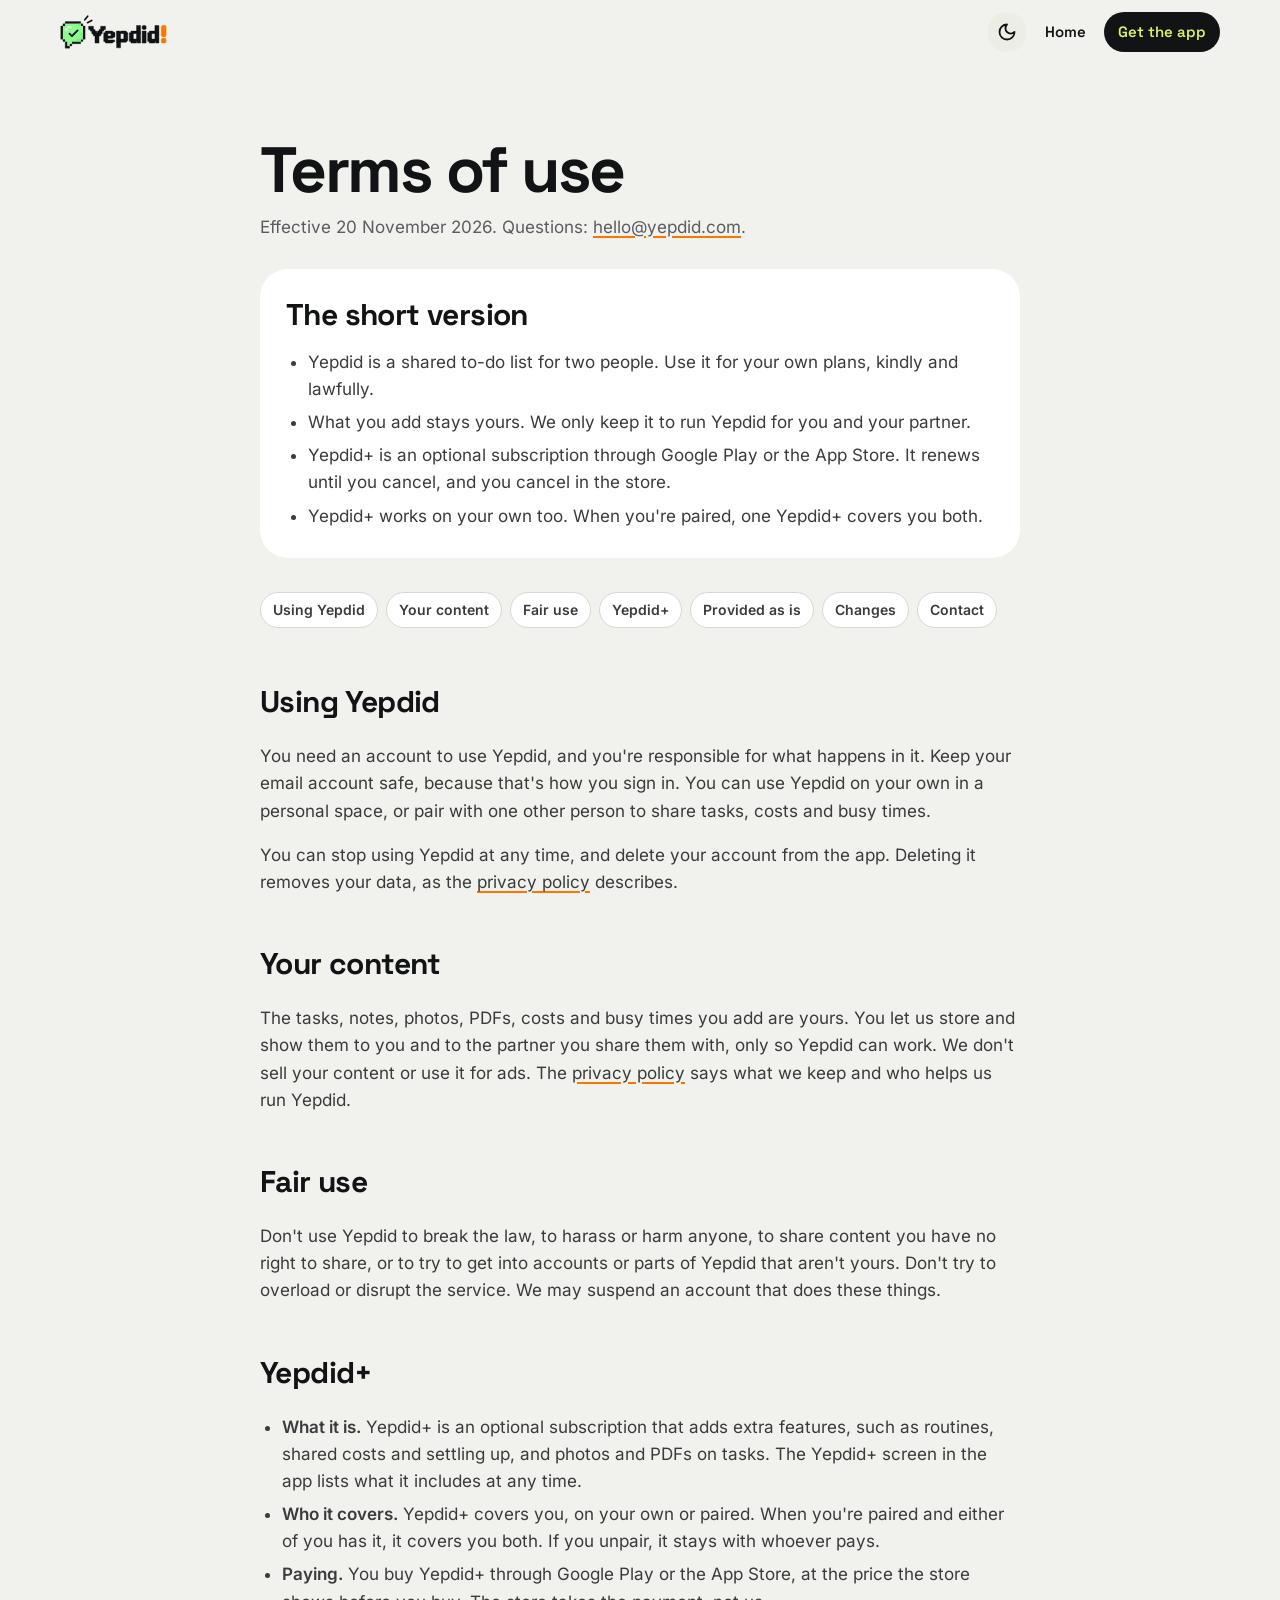
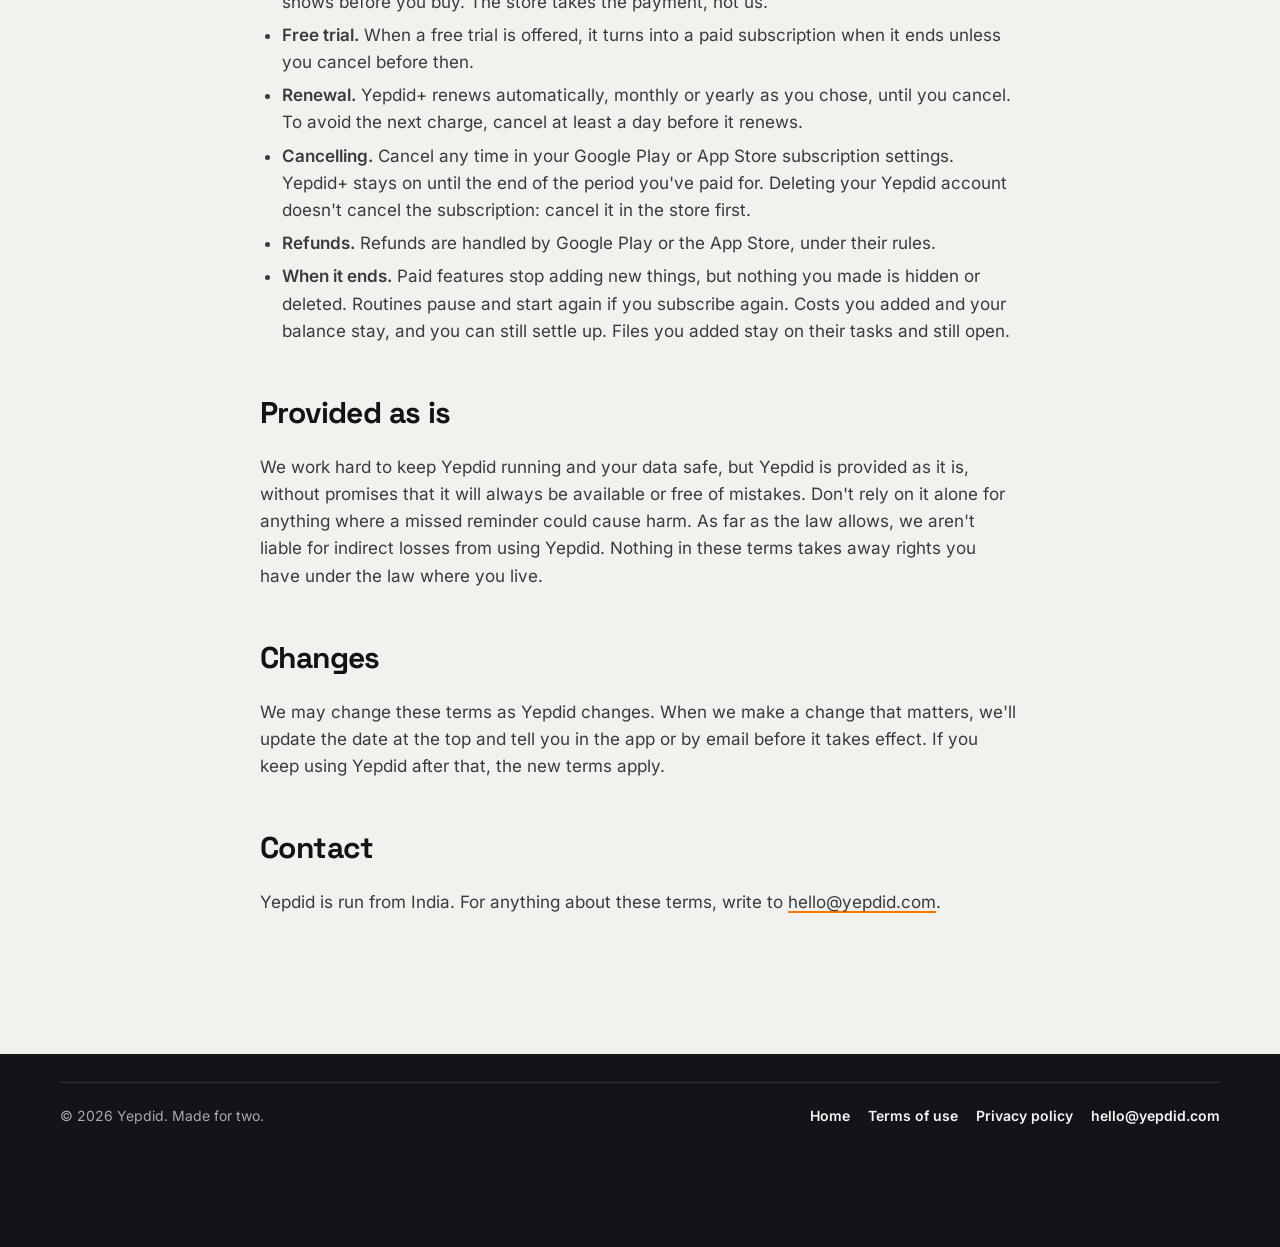
<file: terms.html>
<!doctype html>
<html lang="en">
<head>
  <meta charset="utf-8">
  <meta name="viewport" content="width=device-width, initial-scale=1, viewport-fit=cover">
  <title>Terms of use | Yepdid</title>
  <meta name="description" content="The terms for using Yepdid and Yepdid+: your content, fair use, the subscription, and cancelling.">
  <meta name="theme-color" content="#F1F2ED">
  <link rel="icon" href="img/favicon-64.png" type="image/png">
  <link rel="icon" href="img/icon.svg" type="image/svg+xml">
  <link rel="apple-touch-icon" href="img/apple-touch-icon.png">
  <script>document.documentElement.classList.add("js");try{var t=localStorage.getItem("yepdid.theme");if(t==="dark"||t==="system")document.documentElement.dataset.theme=t;var m={blue:["#9DB4FF","#3B51C4","#9DB4FF"],lilac:["#CDB8F5","#6238B5","#CDB8F5"],peach:["#FFC4A0","#A2440F","#FFC4A0"]}[localStorage.getItem("yepdid.colour")];if(m){var s=document.documentElement.style;s.setProperty("--brand",m[0]);s.setProperty("--brand-text-l",m[1]);s.setProperty("--brand-text-d",m[2]);}localStorage.removeItem("yepdid.brand");}catch(e){}</script>
  <link rel="stylesheet" href="css/site.css?v=20261117">
</head>
<body>
<svg width="0" height="0" style="position:absolute" aria-hidden="true"><defs><g id="logo-mark">
            <path d="M164 267.2h23.6v141.6h-23.6zM187.6 243.6h23.6v23.6h-23.6zM187.6 408.8h23.6v23.6h-23.6zM211.2 220h165.2v23.6h-165.2zM211.2 432.4h23.6v47.2h-23.6zM211.2 479.6h47.2v23.6h-47.2zM258.4 456h23.6v23.6h-23.6zM282 432.4h94.4v23.6h-94.4zM376.4 243.6h23.6v23.6h-23.6zM376.4 408.8h23.6v23.6h-23.6zM400 267.2h23.6v141.6h-23.6z" fill="currentColor" stroke="currentColor" stroke-width="3" stroke-linejoin="round"/>
            <path d="M187.6 267.2h212.4v141.6h-212.4zM211.2 243.6h165.2v23.6h-165.2zM211.2 408.8h165.2v23.6h-165.2zM234.8 432.4h47.2v23.6h-47.2zM234.8 456h23.6v23.6h-23.6z" fill="#90FA90" stroke="#90FA90" stroke-width=".6"/>
            <path d="M352.8 243.6h23.6v23.6h-23.6zM376.4 338.0h23.6v23.6h-23.6zM376.4 361.6h23.6v23.6h-23.6zM376.4 385.2h23.6v23.6h-23.6zM329.2 408.8h23.6v23.6h-23.6zM352.8 408.8h23.6v23.6h-23.6z" fill="#6FF47E"/>
            <path d="M234.8 267.2h23.6v23.6h-23.6zM211.2 290.8h23.6v23.6h-23.6z" fill="#FFFFFF"/>
            <path d="M258.4 267.2h23.6v23.6h-23.6z" fill="#FFFFFF" fill-opacity=".5"/>
            <path d="M257.22 348.62L283.18 374.58L343.36 314.40" fill="none" stroke="#060E28" stroke-width="20" stroke-linecap="round" stroke-linejoin="round"/>
            <path d="M420 201L451 162.5M448.5 231.5L493.5 208.5" fill="none" stroke="currentColor" stroke-width="18" stroke-linecap="round"/>
            <path id="wordmark" d="M461 270.5h51v34h-51zM478 304.5h51v17h-51zM495 321.5h51v17h-51zM495 338.5h110.5v8.5h-110.5zM503.5 347h93.5v8.5h-93.5zM512 355.5h76.5v17h-76.5zM529 372.5h42.5v76.5h-42.5zM554.5 321.5h51v17h-51zM571.5 304.5h51v17h-51zM588.5 270.5h51v34h-51zM622.5 338.5h119v8.5h-119zM622.5 347h42.5v25.5h-42.5zM622.5 372.5h119v8.5h-119zM622.5 381h110.5v8.5h-110.5zM622.5 389.5h93.5v8.5h-93.5zM622.5 398h42.5v17h-42.5zM622.5 415h110.5v8.5h-110.5zM622.5 423.5h119v8.5h-119zM639.5 321.5h76.5v8.5h-76.5zM639.5 330h93.5v8.5h-93.5zM639.5 432h85v8.5h-85zM639.5 440.5h76.5v8.5h-76.5zM699 347h42.5v25.5h-42.5zM758.5 321.5h34v8.5h-34zM758.5 330h110.5v8.5h-110.5zM758.5 338.5h119v8.5h-119zM758.5 347h42.5v59.5h-42.5zM758.5 406.5h119v17h-119zM758.5 423.5h110.5v8.5h-110.5zM758.5 432h102v8.5h-102zM758.5 440.5h42.5v59.5h-42.5zM801 321.5h59.5v8.5h-59.5zM835 347h42.5v59.5h-42.5zM894.5 338.5h119v8.5h-119zM894.5 347h42.5v59.5h-42.5zM894.5 406.5h119v25.5h-119zM911.5 321.5h102v17h-102zM911.5 432h59.5v17h-59.5zM971 262h42.5v59.5h-42.5zM971 347h42.5v59.5h-42.5zM979.5 432h34v17h-34zM1030.5 321.5h42.5v127.5h-42.5zM1090 338.5h119v8.5h-119zM1090 347h42.5v59.5h-42.5zM1090 406.5h119v25.5h-119zM1107 321.5h102v17h-102zM1107 432h59.5v17h-59.5zM1166.5 262h42.5v59.5h-42.5zM1166.5 347h42.5v59.5h-42.5zM1175 432h34v17h-34zM1039.5 262H1064.0L1073.0 271V295.5L1064.0 304.5H1039.5L1030.5 295.5V271Z" fill="currentColor" stroke="currentColor" stroke-width="4.5" stroke-linejoin="round"/>
            <path d="M1243.5 262H1276.5L1285.5 271V372.0L1276.5 381.0H1243.5L1234.5 372.0V271ZM1243.5 398.0H1276.5L1285.5 407.0V440.0L1276.5 449.0H1243.5L1234.5 440.0V407.0Z" fill="#FD7501" stroke="#FD7501" stroke-width="4.5" stroke-linejoin="round"/>
          </g></defs></svg>
<header class="top" id="top">
  <div class="wrap">
    <a class="top-logo" href="./" aria-label="Yepdid home"><svg viewBox="156 150 1138 362" aria-hidden="true"><use href="#logo-mark"/></svg></a>
    <nav aria-label="Site">
      <button class="theme-btn" type="button" data-theme-toggle aria-label="Switch to dark mode" title="Light or dark">
        <svg class="moon" viewBox="0 0 24 24" aria-hidden="true"><path d="M12 3a6 6 0 0 0 9 9 9 9 0 1 1-9-9Z" fill="none" stroke="currentColor" stroke-width="2.2" stroke-linecap="round" stroke-linejoin="round"/></svg>
        <svg class="sun" viewBox="0 0 24 24" aria-hidden="true"><circle cx="12" cy="12" r="4" fill="none" stroke="currentColor" stroke-width="2.2"/><path d="M12 2v2M12 20v2M4.93 4.93l1.41 1.41M17.66 17.66l1.41 1.41M2 12h2M20 12h2M6.34 17.66l-1.41 1.41M19.07 4.93l-1.41 1.41" stroke="currentColor" stroke-width="2.2" stroke-linecap="round"/></svg>
      </button>
      <a href="./">Home</a>
      <a class="pill" href="./#get">Get the app</a>
    </nav>
  </div>
</header>
<main class="doc">
  <div class="wrap">
    <h1>Terms of use</h1>
    <p class="meta">Effective 20 November 2026. Questions: <a href="mailto:hello@yepdid.com">hello@yepdid.com</a>.</p>

    <div class="short">
      <h2 style="margin-top:0">The short version</h2>
      <ul>
        <li>Yepdid is a shared to-do list for two people. Use it for your own plans, kindly and lawfully.</li>
        <li>What you add stays yours. We only keep it to run Yepdid for you and your partner.</li>
        <li>Yepdid+ is an optional subscription through Google Play or the App Store. It renews until you cancel, and you cancel in the store.</li>
        <li>Yepdid+ works on your own too. When you're paired, one Yepdid+ covers you both.</li>
      </ul>
    </div>

    <ul class="toc" aria-label="On this page" style="margin-top:28px">
      <li><a href="#using">Using Yepdid</a></li>
      <li><a href="#content">Your content</a></li>
      <li><a href="#fair">Fair use</a></li>
      <li><a href="#plus">Yepdid+</a></li>
      <li><a href="#as-is">Provided as is</a></li>
      <li><a href="#changes">Changes</a></li>
      <li><a href="#contact">Contact</a></li>
    </ul>

    <h2 id="using">Using Yepdid</h2>
    <p>You need an account to use Yepdid, and you're responsible for what happens in it. Keep your email account safe, because that's how you sign in. You can use Yepdid on your own in a personal space, or pair with one other person to share tasks, costs and busy times.</p>
    <p>You can stop using Yepdid at any time, and delete your account from the app. Deleting it removes your data, as the <a href="privacy.html#delete">privacy policy</a> describes.</p>

    <h2 id="content">Your content</h2>
    <p>The tasks, notes, photos, PDFs, costs and busy times you add are yours. You let us store and show them to you and to the partner you share them with, only so Yepdid can work. We don't sell your content or use it for ads. The <a href="privacy.html">privacy policy</a> says what we keep and who helps us run Yepdid.</p>

    <h2 id="fair">Fair use</h2>
    <p>Don't use Yepdid to break the law, to harass or harm anyone, to share content you have no right to share, or to try to get into accounts or parts of Yepdid that aren't yours. Don't try to overload or disrupt the service. We may suspend an account that does these things.</p>

    <h2 id="plus">Yepdid+</h2>
    <ul>
      <li><strong>What it is.</strong> Yepdid+ is an optional subscription that adds extra features, such as routines, shared costs and settling up, and photos and PDFs on tasks. The Yepdid+ screen in the app lists what it includes at any time.</li>
      <li><strong>Who it covers.</strong> Yepdid+ covers you, on your own or paired. When you're paired and either of you has it, it covers you both. If you unpair, it stays with whoever pays.</li>
      <li><strong>Paying.</strong> You buy Yepdid+ through Google Play or the App Store, at the price the store shows before you buy. The store takes the payment, not us.</li>
      <li><strong>Free trial.</strong> When a free trial is offered, it turns into a paid subscription when it ends unless you cancel before then.</li>
      <li><strong>Renewal.</strong> Yepdid+ renews automatically, monthly or yearly as you chose, until you cancel. To avoid the next charge, cancel at least a day before it renews.</li>
      <li><strong>Cancelling.</strong> Cancel any time in your Google Play or App Store subscription settings. Yepdid+ stays on until the end of the period you've paid for. Deleting your Yepdid account doesn't cancel the subscription: cancel it in the store first.</li>
      <li><strong>Refunds.</strong> Refunds are handled by Google Play or the App Store, under their rules.</li>
      <li><strong>When it ends.</strong> Paid features stop adding new things, but nothing you made is hidden or deleted. Routines pause and start again if you subscribe again. Costs you added and your balance stay, and you can still settle up. Files you added stay on their tasks and still open.</li>
    </ul>

    <h2 id="as-is">Provided as is</h2>
    <p>We work hard to keep Yepdid running and your data safe, but Yepdid is provided as it is, without promises that it will always be available or free of mistakes. Don't rely on it alone for anything where a missed reminder could cause harm. As far as the law allows, we aren't liable for indirect losses from using Yepdid. Nothing in these terms takes away rights you have under the law where you live.</p>

    <h2 id="changes">Changes</h2>
    <p>We may change these terms as Yepdid changes. When we make a change that matters, we'll update the date at the top and tell you in the app or by email before it takes effect. If you keep using Yepdid after that, the new terms apply.</p>

    <h2 id="contact">Contact</h2>
    <p>Yepdid is run from India. For anything about these terms, write to <a href="mailto:hello@yepdid.com">hello@yepdid.com</a>.</p>
  </div>
</main>
<footer class="foot" style="padding-top:28px">
  <div class="wrap">
    <span>© 2026 Yepdid. Made for two.</span>
    <nav aria-label="Footer">
      <a href="./">Home</a>
      <a href="terms.html">Terms of use</a>
      <a href="privacy.html">Privacy policy</a>
      <a href="mailto:hello@yepdid.com">hello@yepdid.com</a>
    </nav>
  </div>
</footer>
<script>addEventListener("scroll",function(){var t=document.getElementById("top");if(t)t.classList.toggle("scrolled",scrollY>8)},{passive:true});</script>
<script src="js/site.js?v=20261117" defer></script>
</body>
</html>
</file>
<file: css/site.css>
/* Yepdid website. One stylesheet for every page. The colours and type are the app's own (the
   November 2026 redesign): Space Grotesk for display, Inter for text, ink and lime on a warm
   off-white, and the logo's pixel greens for the logo alone. */

@font-face { font-family: "Space Grotesk"; font-weight: 500; font-display: swap; src: url("../fonts/SpaceGrotesk_500Medium.ttf") format("truetype"); }
@font-face { font-family: "Space Grotesk"; font-weight: 600; font-display: swap; src: url("../fonts/SpaceGrotesk_600SemiBold.ttf") format("truetype"); }
@font-face { font-family: "Space Grotesk"; font-weight: 700; font-display: swap; src: url("../fonts/SpaceGrotesk_700Bold.ttf") format("truetype"); }
@font-face { font-family: "Inter"; font-weight: 400; font-display: swap; src: url("../fonts/Inter_400Regular.ttf") format("truetype"); }
@font-face { font-family: "Inter"; font-weight: 600; font-display: swap; src: url("../fonts/Inter_600SemiBold.ttf") format("truetype"); }
@font-face { font-family: "Gochi Hand"; font-weight: 400; font-display: swap; src: url("../fonts/GochiHand_400Regular.ttf") format("truetype"); }

:root {
  --display: "Space Grotesk", system-ui, sans-serif;
  --body: "Inter", system-ui, sans-serif;

  /* Fixed brand colours. The logo keeps its own pixel greens and orange bang. */
  --ink: #111315;
  --navy: #060e28;
  --pixel: #90fa90;
  --pixel-deep: #6ff47e;
  --bang: #fd7501;
  --lime: #d8f26a;
  --pink: #e5399b;
  --blue: #3a8dde;
  --yellow: #f2c94c;
  --bubblegum: #f2a6f2;
  /* The App colour (the You demo swaps it): a fill with ink on it, and a shade readable as text. */
  --brand: #d8f26a;
  --brand-text: var(--brand-text-l, #516901);
  --on-brand: #111315;

  /* Theme (light): the app's own screen. */
  --bg: #f1f2ed;
  --text: #111315;
  --muted: #5a5c61;
  --surface: #ffffff;
  --raised: #eceee6;
  --line: #d7d8d3;
  --shadow: 0 1px 0 rgba(17, 19, 21, 0.04);
  /* Dark bands (ticker, get the app, footer): the balance card's ink. */
  --band: #121418;
  --band-text: #f3f5f7;
  --band-muted: #a7a9b1;
  /* Buttons: ink with lime in light, lime with ink in dark. */
  --btn: #111315;
  --btn-text: var(--brand);
  /* People: Asha is coral, Ben is ocean, as in the app. */
  --asha: #c2410c;
  --ben: #0369a1;
  --on-face: #ffffff;

  /* Inside the phone mocks: the app's light screen. */
  --scr-bg: #f1f2ed;
  --scr-card: #ffffff;
  --scr-field: #ffffff;
  --scr-text: #111315;
  --scr-muted: #5a5c61;
  --scr-raised: #eceee6;
  --scr-line: #d7d8d3;
  --scr-tabbar: #ffffff;
  --scr-tab-on: #eceee6;
  --scr-chip-on: #111315;
  --scr-chip-on-text: #ffffff;
  --scr-pick: #111315;
  --scr-pick-text: var(--brand);
  --scr-new: #c2287c;
  --scr-owe: #a95b00;
  --scr-lent: #1b7f49;
  --scr-warn: #a95b00;
  --scr-balance: #121418;
  --scr-mint: #77e4a1;
  --scr-mark-bg: var(--brand);
  --scr-mark-text: #111315;
  --scr-round-line: #d7d8d3;
  --scr-pick-sub: #ffffff;
  --scr-dot: var(--brand-text);
  --scr-underline: #111315;
  --scr-ring: #cfd0c9;
  --scr-now: #111315;

  --radius: 20px;
  --radius-lg: 28px;
  --gutter: clamp(16px, 4vw, 40px);
  --max: 1160px;
  color-scheme: light;
}

/* Dark: the app's night screen. Light unless the visitor picks Dark, or System on a dark device. */
@media (prefers-color-scheme: dark) {
  :root[data-theme="system"] {
    --bg: #0c0e12;
    --text: #f3f5f7;
    --muted: #9fa0a9;
    --surface: #17181c;
    --raised: #23262e;
    --line: #2a2d35;
    --shadow: none;
    --band: #15161a;
    --btn: var(--brand);
    --btn-text: #111315;
    --brand-text: var(--brand-text-d, #d9f469);
    --asha: #fb923c;
    --ben: #38bdf8;
    --on-face: #0e0e10;
    --scr-bg: #0c0e12;
    --scr-card: #17181c;
    --scr-field: #1f2228;
    --scr-text: #f3f5f7;
    --scr-muted: #9fa0a9;
    --scr-raised: #23262e;
    --scr-line: #2a2d35;
    --scr-tabbar: #1c2025;
    --scr-tab-on: #2a2d35;
    --scr-chip-on: #f3f5f7;
    --scr-chip-on-text: #111315;
    --scr-pick: var(--brand);
    --scr-pick-text: #111315;
    --scr-new: #f472b6;
    --scr-owe: #ffb742;
    --scr-lent: #7ae59e;
    --scr-warn: #ffb742;
    --scr-balance: #15161a;
    --scr-mark-bg: color-mix(in srgb, var(--brand) 16%, #15171b);
    --scr-mark-text: var(--brand);
    --scr-round-line: transparent;
    --scr-pick-sub: #111315;
    --scr-dot: var(--brand);
    --scr-underline: var(--brand);
    --scr-ring: #3a3d45;
    --scr-now: var(--brand);
    --scr-balance-line: #232428;
    color-scheme: dark;
  }
}
:root[data-theme="dark"] {
  --bg: #0c0e12;
  --text: #f3f5f7;
  --muted: #9fa0a9;
  --surface: #17181c;
  --raised: #23262e;
  --line: #2a2d35;
  --shadow: none;
  --band: #15161a;
  --btn: var(--brand);
  --btn-text: #111315;
  --brand-text: var(--brand-text-d, #d9f469);
  --asha: #fb923c;
  --ben: #38bdf8;
  --on-face: #0e0e10;
  --scr-bg: #0c0e12;
  --scr-card: #17181c;
  --scr-field: #1f2228;
  --scr-text: #f3f5f7;
  --scr-muted: #9fa0a9;
  --scr-raised: #23262e;
  --scr-line: #2a2d35;
  --scr-tabbar: #1c2025;
  --scr-tab-on: #2a2d35;
  --scr-chip-on: #f3f5f7;
  --scr-chip-on-text: #111315;
  --scr-pick: var(--brand);
  --scr-pick-text: #111315;
  --scr-new: #f472b6;
  --scr-owe: #ffb742;
  --scr-lent: #7ae59e;
  --scr-warn: #ffb742;
  --scr-balance: #15161a;
  --scr-mark-bg: color-mix(in srgb, var(--brand) 16%, #15171b);
  --scr-mark-text: var(--brand);
  --scr-round-line: transparent;
  --scr-pick-sub: #111315;
  --scr-dot: var(--brand);
  --scr-underline: var(--brand);
  --scr-ring: #3a3d45;
  --scr-now: var(--brand);
  --scr-balance-line: #232428;
  color-scheme: dark;
}

*, *::before, *::after { box-sizing: border-box; }
html { scroll-behavior: smooth; -webkit-text-size-adjust: 100%; }
body {
  margin: 0;
  background: var(--bg);
  color: var(--text);
  font-family: var(--body);
  font-size: 17px;
  line-height: 1.6;
  overflow-x: hidden;
  transition: background-color 0.5s ease, color 0.5s ease;
}
img, svg { display: block; max-width: 100%; }
h1, h2, h3, .ticker span, .store b, .screen-name, .promise .item b, .top nav a, .dock .get-btn, .lost a.home { font-family: var(--display); }
a { color: inherit; }
button { font: inherit; color: inherit; }
:focus-visible { outline: 3px solid var(--bang); outline-offset: 3px; border-radius: 8px; }
[hidden] { display: none !important; }
.sr-only { position: absolute; width: 1px; height: 1px; overflow: hidden; clip: rect(0 0 0 0); white-space: nowrap; }
.wrap { width: min(100% - 2 * var(--gutter), var(--max)); margin-inline: auto; }

/* ---------- Top bar ---------- */
.top {
  position: sticky; top: 0; z-index: 40;
  backdrop-filter: blur(12px); -webkit-backdrop-filter: blur(12px);
  background: color-mix(in srgb, var(--bg) 82%, transparent);
  border-bottom: 1px solid transparent;
  transition: border-color 0.3s ease;
}
.top.scrolled { border-bottom-color: var(--line); }
.top .wrap { display: flex; align-items: center; justify-content: space-between; gap: 16px; height: 64px; }
.top-logo { display: flex; align-items: center; height: 34px; }
.top-logo svg { height: 34px; width: auto; }
.top nav { display: flex; align-items: center; gap: 4px; }
.top nav a {
  text-decoration: none; font-weight: 600; font-size: 15px; white-space: nowrap;
  padding: 8px 14px; border-radius: 999px;
}
.top nav .short { display: none; }
@media (max-width: 680px) { .top nav .long { display: none; } .top nav .short { display: inline; } }
@media (max-width: 420px) { .top nav a.priv { display: none; } }
.top nav a:hover { background: var(--raised); }
.top nav a.pill { background: var(--btn); color: var(--btn-text); }
.top nav a.pill:hover { background: var(--btn); transform: translateY(-1px); }
.theme-btn {
  width: 40px; height: 40px; border-radius: 50%; border: 0; flex: none; cursor: pointer;
  background: var(--raised); color: var(--text); position: relative; overflow: hidden;
  display: grid; place-items: center; transition: background 0.3s, transform 0.25s cubic-bezier(.2,1.5,.4,1);
}
.theme-btn:hover { transform: rotate(-14deg) scale(1.06); }
.theme-btn:active { transform: scale(0.92); }
.theme-btn svg { position: absolute; width: 20px; height: 20px; transition: transform 0.55s cubic-bezier(.2,1.4,.4,1), opacity 0.3s; }
.theme-btn .sun { transform: translateY(28px) rotate(-90deg); opacity: 0; }
@media (prefers-color-scheme: dark) {
  :root[data-theme="system"] .theme-btn .moon { transform: translateY(-28px) rotate(90deg); opacity: 0; }
  :root[data-theme="system"] .theme-btn .sun { transform: none; opacity: 1; }
}
:root[data-theme="dark"] .theme-btn .moon { transform: translateY(-28px) rotate(90deg); opacity: 0; }
:root[data-theme="dark"] .theme-btn .sun { transform: none; opacity: 1; }
/* The theme switch spreads out from the button as a circle; nothing else fades during it. */
::view-transition-old(root), ::view-transition-new(root) { animation: none; mix-blend-mode: normal; }
.theming, .theming *, .theming *::before, .theming *::after { transition: none !important; }
@media (max-width: 380px) { .top nav a:not(.pill) { padding-inline: 8px; } }
.top-logo { color: var(--text); }

/* ---------- Hero ---------- */
.hero { position: relative; padding: clamp(28px, 6vw, 72px) 0 clamp(40px, 8vw, 96px); isolation: isolate; }
.drift { position: absolute; inset: 0; z-index: -1; overflow: hidden; pointer-events: none; }
.drift i {
  position: absolute; width: var(--s); height: var(--s); background: var(--c); opacity: 0.5;
  animation: drift var(--d) linear infinite; animation-delay: var(--delay);
}
@keyframes drift {
  0% { transform: translate3d(0, 20px, 0) rotate(0deg); opacity: 0; }
  10% { opacity: 0.55; }
  90% { opacity: 0.55; }
  100% { transform: translate3d(var(--dx), -420px, 0) rotate(var(--r)); opacity: 0; }
}
.hero-logo { width: min(100%, 760px); margin: 0 auto; overflow: visible; color: var(--text); }
.hero-logo .px { transform-box: fill-box; transform-origin: center; }
.js .hero-logo .check { stroke-dasharray: 130; stroke-dashoffset: 130; }
.js .hero-logo .pop { stroke-dasharray: 60; stroke-dashoffset: 60; }
.js .hero-logo .letter { opacity: 0; }
.hero-logo .bang { transform-box: fill-box; transform-origin: 50% 100%; }
.js .hero-logo .bang { opacity: 0; }
.hero-logo.go .check { animation: draw 0.45s cubic-bezier(.3,1.4,.5,1) 1.15s forwards; }
.hero-logo.go .pop { animation: draw 0.3s ease-out forwards; }
.hero-logo.go .pop1 { animation-delay: 1.5s; }
.hero-logo.go .pop2 { animation-delay: 1.62s; }
.hero-logo.go .letter { animation: drop 0.6s cubic-bezier(.2,1.6,.4,1) forwards; }
.hero-logo.go .bang { animation: bang 0.9s cubic-bezier(.2,1.6,.4,1) 2.55s forwards; }
.hero-logo.done .bubble { animation: bob 4.5s ease-in-out infinite; transform-box: fill-box; transform-origin: 50% 90%; }
.hero-logo.done .pop { animation: blink 3.2s ease-in-out infinite; }
@keyframes draw { to { stroke-dashoffset: 0; } }
@keyframes drop {
  0% { opacity: 0; transform: translateY(-90px) rotate(-8deg); }
  100% { opacity: 1; transform: none; }
}
@keyframes bang {
  0% { opacity: 0; transform: scaleY(0.2) translateY(-60px); }
  55% { opacity: 1; transform: scaleY(1.15) rotate(8deg); }
  80% { transform: scaleY(0.95) rotate(-5deg); }
  100% { opacity: 1; transform: none; }
}
@keyframes bob { 50% { transform: translateY(-6px) rotate(-2deg); } }
@keyframes blink { 0%, 70%, 100% { opacity: 1; } 80% { opacity: 0.2; } 90% { opacity: 1; } }

.hero h1 {
  font-weight: 700; letter-spacing: -0.04em; line-height: 1.02;
  font-size: clamp(40px, 7.4vw, 92px); margin: clamp(20px, 4vw, 40px) 0 0; text-align: center;
  text-wrap: balance;
}
.hero h1 .tick {
  display: inline-block; background: var(--brand); color: var(--ink);
  padding: 0 0.18em; border-radius: 0.14em; transform: rotate(-2deg);
  box-shadow: 0.06em 0.06em 0 var(--ink);
}
.hero .lede {
  max-width: 640px; margin: 22px auto 0; text-align: center;
  font-size: clamp(17px, 2vw, 20px); color: var(--muted);
}
.hand { font-family: "Gochi Hand", cursive; font-weight: 400; }
.hero-note {
  position: absolute; right: max(var(--gutter), 3%); top: 9%; margin: 0;
  font-size: 26px; color: var(--bang); transform: rotate(8deg);
}
.hero-note svg { width: 70px; height: 35px; margin: 6px 0 0 10px; transform: scaleX(-1) rotate(-20deg); }
@media (max-width: 1180px) { .hero-note { display: none; } }

.stores { display: flex; flex-wrap: wrap; gap: 12px; justify-content: center; margin-top: 32px; }
.store {
  display: inline-flex; align-items: center; gap: 12px;
  padding: 10px 20px 10px 16px; min-height: 58px; border-radius: 16px;
  background: var(--btn); color: var(--btn-text); text-decoration: none;
  border: 0; cursor: pointer; position: relative; transition: transform 0.2s ease;
}
.store:hover { transform: translateY(-2px) rotate(-1deg); }
.store svg { width: 28px; height: 28px; flex: none; }
.store small { display: block; font-size: 11px; line-height: 1.2; opacity: 0.8; }
.store b { display: block; font-size: 18px; line-height: 1.2; font-weight: 700; }
.store[aria-disabled="true"] { cursor: default; }
.store .soon {
  position: absolute; top: -10px; right: -8px; transform: rotate(6deg);
  background: var(--bang); color: #fff; font-size: 12px; font-weight: 700;
  padding: 2px 9px; border-radius: 999px;
}
.scroll-cue { display: flex; justify-content: center; margin-top: 40px; color: var(--muted); }
.scroll-cue span { font-size: 22px; animation: nudge 1.6s ease-in-out infinite; }
@keyframes nudge { 50% { transform: translateY(6px); } }

/* ---------- Ticker ---------- */
.ticker {
  background: var(--band); color: var(--band-text); overflow: hidden;
  border-block: 4px solid var(--brand); transform: rotate(-1.2deg); margin: 0 -20px;
}
.ticker div { display: flex; gap: 40px; width: max-content; padding: 14px 0; animation: marquee 32s linear infinite; }
.ticker span { font-weight: 700; font-size: 20px; white-space: nowrap; display: flex; align-items: center; gap: 40px; }
.ticker span::after { content: ""; width: 14px; height: 14px; background: var(--brand); }
@keyframes marquee { to { transform: translateX(-50%); } }

/* ---------- Story sections ---------- */
.chapter { padding: clamp(64px, 10vw, 132px) 0 0; scroll-margin-top: 72px; }
.chapter .wrap {
  display: grid; grid-template-columns: minmax(0, 1fr) minmax(0, 1fr); gap: clamp(28px, 6vw, 88px); align-items: center;
}
.chapter.flip .copy { order: 2; }
@media (max-width: 860px) {
  .chapter .wrap { grid-template-columns: 1fr; }
  .chapter.flip .copy { order: 0; }
}
.copy h2 {
  font-weight: 700; letter-spacing: -0.03em; line-height: 1.05;
  font-size: clamp(34px, 4.8vw, 58px); margin: 18px 0 16px; text-wrap: balance;
}
.copy p { margin: 0 0 14px; color: var(--muted); max-width: 54ch; }
.copy p strong { color: var(--text); font-weight: 600; }
.copy .try {
  display: inline-flex; align-items: center; gap: 8px; margin-top: 6px;
  font-family: "Gochi Hand", cursive; font-size: 22px; color: var(--bang);
}
.copy .try svg { width: 40px; height: 20px; animation: point 1.4s ease-in-out infinite; }
@keyframes point { 50% { transform: translateX(6px); } }
.screen-name {
  display: inline-flex; align-items: center; gap: 8px; font-weight: 700; font-size: 15px;
  padding: 6px 14px 6px 8px; border-radius: 999px; background: var(--surface); border: 1px solid var(--line);
}
.screen-name i { width: 26px; height: 26px; border-radius: 50%; display: grid; place-items: center; background: var(--brand); color: var(--on-brand); transition: background 0.4s; }
.screen-name i svg { width: 15px; height: 15px; }

/* A message from Ben or Asha, in a pixel bubble like the logo's. */
.say { display: flex; align-items: flex-end; gap: 12px; margin-bottom: 8px; }
.say.right { flex-direction: row-reverse; }
.face {
  width: 44px; height: 44px; border-radius: 50%; flex: none; display: grid; place-items: center;
  font: 600 18px/1 var(--display); color: var(--on-face); border: 3px solid var(--bg);
}
.face.ben { background: var(--ben); }
.face.asha { background: var(--asha); }
.px-bubble { position: relative; filter: drop-shadow(4px 4px 0 color-mix(in srgb, var(--text) 22%, transparent)); }
.px-bubble .out {
  background: var(--text); padding: 4px;
  clip-path: polygon(0 8px, 8px 8px, 8px 0, calc(100% - 8px) 0, calc(100% - 8px) 8px, 100% 8px, 100% calc(100% - 8px), calc(100% - 8px) calc(100% - 8px), calc(100% - 8px) 100%, 8px 100%, 8px calc(100% - 8px), 0 calc(100% - 8px));
}
.px-bubble .in {
  background: var(--surface); padding: 10px 18px 8px; font-family: "Gochi Hand", cursive;
  font-size: 24px; line-height: 1.25; color: var(--text);
  clip-path: polygon(0 6px, 6px 6px, 6px 0, calc(100% - 6px) 0, calc(100% - 6px) 6px, 100% 6px, 100% calc(100% - 6px), calc(100% - 6px) calc(100% - 6px), calc(100% - 6px) 100%, 6px 100%, 6px calc(100% - 6px), 0 calc(100% - 6px));
}
.px-bubble.green .in { background: var(--brand); color: var(--ink); }
.px-bubble::after {
  content: ""; position: absolute; bottom: -12px; left: 18px; width: 12px; height: 12px;
  background: var(--text); box-shadow: -8px 4px 0 -2px var(--text);
}
.say.right .px-bubble::after { left: auto; right: 18px; box-shadow: 8px 4px 0 -2px var(--text); }

/* Scroll reveals. */
.js .reveal { opacity: 0; transform: translateY(28px); transition: opacity 0.7s ease, transform 0.7s cubic-bezier(.2,.9,.3,1.2); }
.js .reveal.in { opacity: 1; transform: none; }
.reveal.d1 { transition-delay: 0.1s; }
.reveal.d2 { transition-delay: 0.2s; }
.reveal.d3 { transition-delay: 0.32s; }
.js .say.reveal { transform: translateY(16px) scale(0.92); transform-origin: left bottom; }
.say.right.reveal { transform-origin: right bottom; }
.js .say.reveal.in { transform: none; }

/* ---------- Phone mock ---------- */
.stage { position: relative; display: grid; place-items: center; padding: 20px 0; }
.stage::before {
  content: ""; position: absolute; width: 78%; aspect-ratio: 1; border-radius: 50%;
  background: radial-gradient(circle, color-mix(in srgb, var(--brand) 60%, transparent), transparent 68%);
  transition: background 0.5s;
}
.phone {
  position: relative; width: min(318px, 86vw); aspect-ratio: 9 / 19;
  background: #05070f; border-radius: 52px; padding: 11px;
  box-shadow: 0 0 0 2px #2a2f45, 0 40px 80px -30px rgba(17, 19, 21, 0.55);
  transform: rotate(var(--tilt, -2deg)); transition: transform 0.6s cubic-bezier(.2,.9,.3,1.2);
}
.phone:hover { transform: rotate(0deg) translateY(-4px); }
.flip .phone { --tilt: 2deg; }
.phone::before {
  content: ""; position: absolute; top: 20px; left: 50%; translate: -50% 0; width: 92px; height: 26px;
  border-radius: 20px; background: #05070f; z-index: 5;
}
.screen {
  position: relative; height: 100%; border-radius: 42px; overflow: hidden;
  background: var(--scr-bg); color: var(--scr-text); font-family: var(--body); font-size: 12px; line-height: 1.35;
  padding: 48px 13px 12px; display: flex; flex-direction: column; gap: 9px;
  transition: background 0.5s, color 0.5s;
}
:where(.screen) button { cursor: pointer; border: 0; background: none; padding: 0; font: inherit; color: inherit; }
.screen > * { flex-shrink: 0; }
.screen > .list, .screen > .feed, .screen > .scroll { flex: 1 1 0; min-height: 0; overflow: hidden; }
.screen > .push, .screen > .toast, .screen > .status-row, .screen > .good-job { position: absolute; }
.status-row { position: absolute; top: 18px; left: 30px; right: 26px; display: flex; justify-content: space-between; font-weight: 600; font-size: 12px; }
.status-row span:last-child { letter-spacing: 1px; }
.disp { font-family: var(--display); }

/* Shared app parts, at about 0.8 of the app's points. */
.eyebrow { font: 600 9.5px/1.2 var(--body); letter-spacing: 1.2px; text-transform: uppercase; color: var(--scr-muted); }
.round {
  width: 36px; height: 36px; border-radius: 50%; display: grid; place-items: center; flex: none;
  background: var(--scr-card); color: var(--scr-text); border: 1px solid var(--scr-round-line);
}
.round svg { width: 16px; height: 16px; }
.ava {
  width: 22px; height: 22px; border-radius: 50%; display: inline-grid; place-items: center; flex: none;
  font: 600 10px/1 var(--body); color: var(--on-face); background: var(--ben);
}
.ava.a { background: var(--asha); }
.ava.lg { width: 36px; height: 36px; font: 600 15px/1 var(--display); }
.ava.sm { width: 16px; height: 16px; font-size: 8px; }
.head-row { display: flex; justify-content: space-between; align-items: center; gap: 8px; }
.head-row .grp { display: flex; gap: 6px; }

/* Week strip: seven days across, the picked one an ink (night: lime) tile. */
.week { display: grid; grid-template-columns: repeat(7, 1fr); gap: 2px; }
.week button {
  display: grid; justify-items: center; gap: 2px; padding: 6px 0 5px; border-radius: 16px;
  font: 400 10px/1.2 var(--body); color: var(--scr-muted); transition: background 0.25s, color 0.25s;
}
.week button b { font: 600 17px/1 var(--display); color: var(--scr-text); transition: color 0.25s; }
.week button i { width: 4px; height: 4px; border-radius: 50%; background: transparent; }
.week button.dot i { background: var(--scr-dot); }
.week button[aria-pressed="true"] { background: var(--scr-pick); color: var(--scr-pick-sub); }
.week button[aria-pressed="true"] b { color: var(--scr-pick-text); }
.week button[aria-pressed="true"] i { background: var(--scr-pick-text); }

/* Filter and choice chips. */
.chips { display: flex; gap: 6px; flex-wrap: wrap; }
.chip {
  height: 30px; padding: 0 12px; border-radius: 999px; display: inline-flex; align-items: center; gap: 5px;
  border: 1.2px solid var(--scr-line); background: transparent; color: var(--scr-text);
  font: 600 11.5px/1 var(--body); transition: background 0.2s, color 0.2s, transform 0.2s;
}
.chip svg { width: 12px; height: 12px; }
.chip[aria-pressed="true"], .chip.on { background: var(--scr-chip-on); color: var(--scr-chip-on-text); border-color: transparent; }
.chip:active { transform: scale(0.94); }
.choice { background: var(--scr-field); }
.choice[aria-pressed="true"] { background: var(--scr-pick); color: var(--scr-pick-text); border-color: transparent; }

/* Home: the greeting and how much is left today. */
.home-head { display: flex; align-items: flex-start; gap: 8px; }
.home-head .hello { color: var(--scr-muted); font-size: 12px; }
.home-head h4 { margin: 3px 0 0; font: 700 25px/1.05 var(--display); letter-spacing: -0.02em; }
.home-head mark { background: var(--scr-mark-bg); color: var(--scr-mark-text); padding: 0 4px; border-radius: 6px; box-decoration-break: clone; -webkit-box-decoration-break: clone; }
.home-head .btns { margin-left: auto; display: flex; gap: 6px; }

/* The due-soon card: a task due within the hour, lime, with its own check. */
.soon {
  position: relative; background: var(--brand); color: var(--ink); border-radius: 22px; padding: 12px 14px 12px;
  display: grid; gap: 1px; transition: transform 0.4s cubic-bezier(.2,1.3,.4,1), opacity 0.4s;
}
.soon .eyebrow { color: var(--ink); }
.soon .tagnew { position: absolute; top: 10px; right: 12px; border: 1.2px solid var(--ink); border-radius: 999px; padding: 1px 7px; font: 600 9.5px/1.4 var(--body); }
.soon .left { font: 700 40px/1.05 var(--display); letter-spacing: -0.03em; margin-top: 2px; }
.soon .t { font: 600 16px/1.2 var(--display); padding-right: 52px; }
.soon .meta { display: flex; align-items: center; gap: 6px; font-size: 11px; margin-top: 4px; }
.soon .meta .ava { border: 1.5px solid var(--brand); }
.soon .check { position: absolute; right: 12px; bottom: 12px; width: 44px; height: 44px; border-radius: 50%; background: var(--ink); color: var(--brand); display: grid; place-items: center; }
.soon .check svg { width: 20px; height: 20px; }
.soon.gone { opacity: 0; transform: scale(0.94); }

/* Task rows. */
.sec { display: flex; justify-content: space-between; align-items: baseline; margin: 2px 2px -1px; }
.sec b { font: 700 15px/1.2 var(--display); }
.sec span { color: var(--scr-muted); font-size: 11px; }
.list { display: flex; flex-direction: column; gap: 6px; -webkit-mask-image: linear-gradient(#000 82%, transparent); mask-image: linear-gradient(#000 82%, transparent); }
.row-wrap { position: relative; }
.row {
  position: relative; z-index: 1; display: flex; align-items: center; gap: 10px; background: var(--scr-card);
  border-radius: 18px; padding: 9px 9px 9px 12px; min-height: 56px; touch-action: pan-y;
  transition: transform 0.35s cubic-bezier(.2,1.2,.4,1), background 0.3s; user-select: none; -webkit-user-select: none;
}
.row .when { width: 44px; flex: none; font-size: 10.5px; line-height: 1.35; color: var(--scr-muted); }
.row .when b { display: block; font: 600 11px/1.35 var(--body); color: var(--scr-text); }
.row .when b.near { color: var(--scr-dot); }
.row .body { flex: 1; min-width: 0; }
.row .t { display: block; font: 600 13.5px/1.25 var(--display); white-space: nowrap; overflow: hidden; text-overflow: ellipsis; }
.row .meta { display: flex; align-items: center; gap: 5px; margin-top: 3px; font-size: 10.5px; color: var(--scr-muted); }
.row .meta .st.new { color: var(--scr-new); font-weight: 600; }
.row .meta .lock { width: 11px; height: 11px; }
.row .ring { width: 36px; height: 36px; border-radius: 50%; border: 2px solid var(--scr-ring); flex: none; display: grid; place-items: center; color: var(--ink); transition: background 0.3s, border-color 0.3s; }
.row .ring svg { width: 16px; height: 16px; opacity: 0; transform: scale(0.4); transition: all 0.35s cubic-bezier(.2,1.6,.4,1); }
.row.done .ring { background: var(--brand); border-color: var(--brand); }
.row.done .ring svg { opacity: 1; transform: none; }
.row.done .t { color: var(--scr-muted); text-decoration: line-through; }
.swipe-under {
  position: absolute; inset: 0; border-radius: 18px; background: var(--brand); color: var(--ink);
  display: flex; align-items: center; padding-left: 16px; font: 700 12px var(--display);
}

/* The floating tab bar, with the add pill on the right. */
.tabbar {
  margin-top: auto; display: flex; align-items: center; gap: 2px; background: var(--scr-tabbar);
  border-radius: 24px; padding: 5px; box-shadow: 0 10px 24px -14px rgba(17, 19, 21, 0.45);
}
.tabbar .tab { display: grid; justify-items: center; gap: 2px; width: 50px; padding: 6px 0 4px; border-radius: 16px; font: 600 8.5px/1 var(--body); color: var(--scr-muted); }
.tabbar .tab svg { width: 16px; height: 16px; }
.tabbar .tab.on { background: var(--scr-tab-on); color: var(--scr-text); }
.tabbar .add { margin-left: auto; display: inline-flex; align-items: center; gap: 6px; background: var(--btn); color: var(--btn-text); font: 700 13px/1 var(--display); padding: 12px 16px; border-radius: 999px; }
.tabbar button.add { cursor: pointer; }
.toast {
  position: absolute; left: 50%; bottom: 72px; translate: -50% 20px; opacity: 0;
  background: var(--scr-text); color: var(--scr-bg); font: 600 11px/1.3 var(--body);
  padding: 8px 14px; border-radius: 999px; white-space: nowrap; transition: opacity 0.25s, translate 0.35s cubic-bezier(.2,1.4,.4,1);
  pointer-events: none; z-index: 6;
}
.toast.show { opacity: 1; translate: -50% 0; }
.push {
  position: absolute; left: 10px; right: 10px; top: 12px; z-index: 7; translate: 0 -130%;
  background: color-mix(in srgb, var(--scr-card) 94%, transparent); backdrop-filter: blur(10px);
  border-radius: 18px; padding: 9px 11px; display: flex; gap: 8px; align-items: center; box-shadow: 0 10px 24px -10px rgba(0,0,0,.4);
  transition: translate 0.5s cubic-bezier(.2,1.3,.4,1);
}
.push.show { translate: 0 0; }
.push img { width: 26px; height: 26px; border-radius: 7px; }
.push b { display: block; font-size: 11px; }
.push span { font-size: 10.5px; color: var(--scr-muted); }

/* Sheets: an eyebrow and a close button, then a sentence with lime picks. */
.sheet-head { display: flex; align-items: center; justify-content: space-between; }
.sentence { display: flex; flex-wrap: wrap; align-items: center; gap: 4px 6px; font: 600 21px/1.25 var(--display); color: var(--scr-muted); letter-spacing: -0.01em; }
.sentence .pick { display: inline-flex; align-items: center; gap: 5px; background: var(--scr-mark-bg); color: var(--scr-mark-text); border-radius: 10px; padding: 1px 8px; transition: transform 0.35s cubic-bezier(.2,1.6,.4,1); }
.sentence .pick .ava { width: 18px; height: 18px; font-size: 9px; }
.main-input {
  background: var(--scr-field); border-radius: 14px; border-bottom: 2px solid var(--scr-underline);
  padding: 8px 12px; min-height: 40px; display: flex; align-items: center; gap: 1px;
  font: 600 16px/1.2 var(--display); color: var(--scr-text);
}
.main-input:empty::before, .main-input .ph { color: var(--scr-muted); }
.caret { width: 1.5px; height: 17px; background: var(--scr-text); animation: caret 1s steps(1) infinite; }
@keyframes caret { 50% { opacity: 0; } }
.field { display: grid; gap: 5px; }
.times { display: flex; gap: 5px; flex-wrap: wrap; }
.slot { height: 28px; padding: 0 10px; border-radius: 999px; background: var(--scr-field); border: 1.2px solid var(--scr-line); font: 600 11px/1 var(--body); transition: background 0.2s, color 0.2s; }
.slot[aria-pressed="true"] { background: var(--scr-pick); color: var(--scr-pick-text); border-color: transparent; }
.slot.busy {
  color: var(--scr-muted);
  background: repeating-linear-gradient(-45deg, transparent 0 4px, color-mix(in srgb, var(--asha) 40%, transparent) 4px 5.5px), var(--scr-field);
}
.shake { animation: shake 0.45s; }
@keyframes shake { 20% { transform: translateX(-6px); } 40% { transform: translateX(6px); } 60% { transform: translateX(-4px); } 80% { transform: translateX(3px); } }
.refusal { color: var(--scr-warn); font-size: 10.5px; min-height: 14px; font-weight: 600; margin-top: -3px; }
.tiles { display: grid; grid-template-columns: 1fr 1fr; gap: 6px; }
.tile-box { position: relative; background: var(--scr-card); border-radius: 16px; padding: 9px 10px; display: grid; gap: 2px; font: 600 11.5px/1.2 var(--body); }
.tile-box svg { width: 15px; height: 15px; margin-bottom: 3px; }
.tile-box small { font-weight: 400; font-size: 9.5px; color: var(--scr-muted); }
.tile-box .switch { position: absolute; top: 9px; right: 9px; }
.switch { width: 34px; height: 20px; border-radius: 999px; background: var(--scr-raised); position: relative; transition: background 0.25s; flex: none; }
.switch::after { content: ""; position: absolute; top: 2px; left: 2px; width: 16px; height: 16px; border-radius: 50%; background: #fff; box-shadow: 0 1px 2px rgba(0,0,0,.3); transition: transform 0.3s cubic-bezier(.2,1.5,.4,1); }
.switch[aria-checked="true"] { background: var(--scr-pick); }
.switch[aria-checked="true"]::after { transform: translateX(14px); background: var(--scr-pick-text); }
.hint { text-align: center; color: var(--scr-muted); font-size: 10.5px; margin-top: auto; }
.btn {
  display: block; width: 100%; text-align: center; font: 700 13.5px/1 var(--display);
  background: var(--btn) !important; color: var(--btn-text) !important; border-radius: 999px !important; padding: 13px !important;
  transition: transform 0.2s;
}
.btn:active { transform: scale(0.97); }
.btn.ghost { background: var(--scr-card) !important; color: var(--scr-text) !important; }

/* Task page. */
.t-hero { background: var(--scr-card); border-radius: 22px; padding: 14px 12px; display: grid; justify-items: center; gap: 5px; text-align: center; }
.big-ring { width: 64px; height: 64px; border-radius: 50%; display: grid; place-items: center; background: color-mix(in srgb, var(--asha) 18%, var(--scr-card)); position: relative; }
.big-ring::after { content: ""; width: 34px; height: 34px; border-radius: 50%; border: 3px solid var(--asha); transition: all 0.4s; }
.big-ring.checked::after { border-color: transparent; background: var(--brand); }
.big-ring svg { position: absolute; width: 20px; height: 20px; color: var(--ink); opacity: 0; transform: scale(0.3); transition: all 0.4s cubic-bezier(.2,1.6,.4,1); z-index: 1; }
.big-ring.checked svg { opacity: 1; transform: none; }
.t-hero h4 { margin: 4px 0 0; font: 700 20px/1.15 var(--display); letter-spacing: -0.01em; }
.due-pill { font-size: 10.5px; background: var(--scr-raised); padding: 6px 11px; border-radius: 999px; }
.tag { font: 600 10px/1.3 var(--body); display: inline-flex; align-items: center; gap: 3px; }
.tag.new { color: var(--scr-new); }
.tag.done { color: var(--scr-lent); }
.tag.miss { color: var(--scr-warn); }
.timeline { background: var(--scr-card); border-radius: 20px; padding: 11px 12px; }
.timeline b { font: 700 14px var(--display); }
.timeline ul { list-style: none; margin: 6px 0 0; padding: 0; display: grid; gap: 7px; }
.timeline li { display: flex; align-items: center; gap: 8px; font-size: 11.5px; animation: pop-in 0.4s cubic-bezier(.2,1.5,.4,1); }
.timeline li i { width: 8px; height: 8px; border-radius: 50%; background: var(--ben); flex: none; }
.timeline li.a i { background: var(--asha); }
.timeline li span { flex: 1; }
.timeline li small { color: var(--scr-muted); }
@keyframes pop-in { from { opacity: 0; transform: translateY(6px) scale(0.9); } }
.round.hand-btn { background: var(--brand); color: var(--ink); border-color: transparent; }
.wave { animation: wave 0.9s ease-in-out; transform-origin: 70% 80%; }
@keyframes wave { 15%, 45%, 75% { transform: rotate(-22deg); } 30%, 60% { transform: rotate(16deg); } }
.good-job {
  position: absolute; left: 50%; top: 38%; translate: -50% 0; z-index: 8; pointer-events: none;
  opacity: 0; transform: scale(0.4) rotate(-10deg); transition: all 0.45s cubic-bezier(.2,1.6,.4,1);
}
.good-job.show { opacity: 1; transform: none; }
.good-job .in { font-size: 26px; padding: 6px 16px 4px; white-space: nowrap; }

/* Schedule. */
.page-title { display: flex; align-items: flex-end; justify-content: space-between; gap: 8px; }
.page-title small { display: block; color: var(--scr-muted); font-size: 11px; }
.page-title h4 { margin: 0; font: 700 26px/1.1 var(--display); letter-spacing: -0.02em; }
.page-title .grp { display: flex; gap: 6px; }
.busy-card { background: var(--scr-card); border-radius: 18px; padding: 11px 12px 9px; display: grid; gap: 8px; }
.busy-card .card-top { display: flex; justify-content: space-between; align-items: center; }
.now-pill { background: var(--scr-pick); color: var(--scr-pick-text); font: 700 10px/1 var(--display); padding: 4px 7px; border-radius: 6px; }
.lane { display: grid; grid-template-columns: 54px 1fr; align-items: center; gap: 6px; font: 600 11px/1 var(--body); }
.lane .who { display: flex; align-items: center; gap: 5px; }
.track { position: relative; height: 18px; border-radius: 999px; background: var(--scr-raised); }
.track .blk {
  position: absolute; top: 0; bottom: 0; border-radius: 999px; transform: scaleX(0); transform-origin: left;
  background: repeating-linear-gradient(-45deg, transparent 0 4px, color-mix(in srgb, var(--c) 55%, transparent) 4px 5.5px), color-mix(in srgb, var(--c) 18%, transparent);
  transition: transform 0.6s cubic-bezier(.2,1.2,.4,1);
}
.track .blk.in { transform: none; }
.track .tdot { position: absolute; top: 50%; width: 8px; height: 8px; border-radius: 50%; background: var(--c); translate: -50% -50%; box-shadow: 0 0 0 2px var(--scr-card); }
.now-line { position: absolute; top: -4px; bottom: -4px; width: 1.5px; background: var(--scr-now); border-radius: 1px; }
.axis { display: flex; justify-content: space-between; margin-left: 60px; font-size: 9px; color: var(--scr-muted); }
.day-title { font: 700 15px/1.2 var(--display); margin: 2px 2px -2px; }
.sitems { display: grid; gap: 6px; align-content: start; }
.sitem { display: flex; align-items: center; gap: 9px; background: var(--scr-card); border-radius: 16px; padding: 9px 11px; animation: pop-in 0.4s cubic-bezier(.2,1.5,.4,1); }
.sitem .tm { width: 56px; flex: none; font-size: 10px; color: var(--scr-muted); line-height: 1.35; }
.sitem .tm b { display: block; font: 600 11px/1.35 var(--body); color: var(--scr-text); }
.sitem .ico { width: 15px; height: 15px; border-radius: 4px; flex: none; background: repeating-linear-gradient(-45deg, transparent 0 3px, color-mix(in srgb, var(--c) 70%, transparent) 3px 4.5px), color-mix(in srgb, var(--c) 20%, transparent); }
.sitem .ico.task { border-radius: 50%; border: 2px solid var(--c); background: none; }
.sitem .t { flex: 1; min-width: 0; font: 600 12.5px/1.25 var(--display); }
.sitem .t small { display: block; font: 400 10px/1.3 var(--body); color: var(--scr-muted); }
.now-div { display: flex; align-items: center; gap: 6px; }
.now-div::after { content: ""; flex: 1; height: 1.5px; background: var(--scr-now); }

/* Money. */
.balance {
  position: relative; overflow: hidden; background: var(--scr-balance); color: #f3f5f7; border-radius: 20px;
  padding: 12px 14px 13px; display: grid; gap: 8px; border: 1px solid var(--scr-balance-line, transparent);
}
.balance .card-top { display: flex; justify-content: space-between; align-items: center; font-size: 12px; color: #c9cbd1; }
.balance .dir { display: flex; align-items: center; gap: 4px; color: #9fa0a9; }
.balance .dir svg { width: 12px; height: 12px; }
.balance strong { font: 700 40px/1 var(--display); color: var(--scr-mint); letter-spacing: -0.02em; transition: color 0.3s; }
.balance strong.owe { color: #ffb742; }
.balance strong.square { color: #f3f5f7; }
.settle { display: flex; justify-content: center; align-items: center; gap: 6px; background: var(--brand); color: var(--ink); border-radius: 999px; padding: 10px; font: 700 13px/1 var(--display); }
.settle svg { width: 14px; height: 14px; }
.spent { display: flex; justify-content: space-between; align-items: baseline; font-size: 11.5px; color: var(--scr-muted); padding: 0 2px; }
.spent b { font: 700 13px var(--display); color: var(--scr-text); }
.mline { display: flex; align-items: center; gap: 9px; background: var(--scr-card); border-radius: 16px; padding: 8px 10px; animation: pop-in 0.45s cubic-bezier(.2,1.5,.4,1); }
.mline .ava { width: 30px; height: 30px; font-size: 12px; }
.mline .what { flex: 1; min-width: 0; font: 600 12.5px/1.25 var(--display); }
.mline .what small { display: block; font: 400 10px/1.3 var(--body); color: var(--scr-muted); }
.mline .eff { text-align: right; font: 700 12.5px/1.2 var(--display); white-space: nowrap; }
.mline .eff small { display: block; font: 400 9.5px/1.3 var(--body); color: var(--scr-muted); }
.mline .eff.owe { color: var(--scr-owe); }
.mline .eff.lent { color: var(--scr-lent); }
.coin { position: absolute; width: 16px; height: 16px; border-radius: 50%; background: var(--yellow); border: 2px solid #c79a1a; top: 0; z-index: 3; animation: coin 0.9s cubic-bezier(.4,.1,.6,1) forwards; }
@keyframes coin { from { transform: translateY(-40px) scale(0.6); opacity: 0; } 30% { opacity: 1; } to { transform: translateY(140px) rotate(540deg); opacity: 0; } }

/* Activity. */
.page-head { display: flex; align-items: center; gap: 9px; }
.page-head h4 { margin: 0; font: 700 22px/1 var(--display); letter-spacing: -0.02em; }
.feed { list-style: none; margin: 0; padding: 0; display: grid; gap: 6px; align-content: start; }
.feed li { display: flex; gap: 9px; align-items: center; background: var(--scr-card); border-radius: 16px; padding: 9px 10px; font-size: 11.5px; line-height: 1.3; animation: slide-in 0.5s cubic-bezier(.2,1.4,.4,1); }
.feed li .ic { width: 28px; height: 28px; border-radius: 50%; flex: none; display: grid; place-items: center; background: color-mix(in srgb, var(--c, var(--ben)) 16%, var(--scr-card)); }
.feed li .ic svg { width: 13px; height: 13px; }
.feed li div { flex: 1; min-width: 0; }
.feed li small { display: block; color: var(--scr-muted); font-size: 9.5px; font-weight: 600; }
@keyframes slide-in { from { opacity: 0; transform: translateY(-14px) scale(0.95); } }

/* You. */
.ycard { background: var(--scr-card); border-radius: 18px; padding: 11px 12px; display: grid; gap: 8px; }
.prof { display: flex; gap: 10px; align-items: center; }
.prof .ava.xl { width: 44px; height: 44px; font: 600 18px/1 var(--display); box-shadow: 0 0 0 2px var(--scr-card), 0 0 0 4px var(--asha); }
.prof div { flex: 1; font: 700 15px/1.2 var(--display); }
.prof small { display: flex; align-items: center; gap: 4px; font: 400 10px/1.3 var(--body); color: var(--scr-muted); }
.prof small i { width: 7px; height: 7px; border-radius: 50%; background: var(--asha); }
.pill-btn { background: var(--scr-raised); border-radius: 999px; padding: 7px 12px; font: 700 11px/1 var(--display); }
.pill-btn.danger { background: #b42318; color: #fff; }
.ycard h6 { margin: 0; font: 700 14px/1.2 var(--display); }
.ycard p { margin: -6px 0 0; font-size: 9.5px; color: var(--scr-muted); }
.seg { display: flex; gap: 5px; }
.seg button { flex: 1; height: 28px; border-radius: 999px; border: 1.2px solid var(--scr-line); font: 600 10.5px/1 var(--body); transition: background 0.25s, color 0.25s; }
.seg button[aria-pressed="true"] { background: var(--scr-chip-on); color: var(--scr-chip-on-text); border-color: transparent; }
.dots { display: flex; gap: 10px; }
.dots button { width: 32px; height: 32px; border-radius: 50%; background: var(--c); display: grid; place-items: center; color: var(--ink); transition: transform 0.25s cubic-bezier(.2,1.6,.4,1); }
.dots button svg { width: 15px; height: 15px; opacity: 0; transform: scale(0.4); transition: all 0.25s cubic-bezier(.2,1.6,.4,1); }
.dots button[aria-pressed="true"] svg { opacity: 1; transform: none; }
.dots button:active { transform: scale(0.9); }
.acct { display: flex; align-items: center; gap: 10px; font: 700 12px/1.2 var(--display); }
.acct .ic { width: 30px; height: 30px; border-radius: 50%; background: var(--scr-raised); display: grid; place-items: center; }
.acct .ic svg { width: 14px; height: 14px; }
.acct small { display: block; font: 400 10px var(--body); color: var(--scr-muted); }

/* Pairing chapter: two cards that join. */
.pair-stage { position: relative; display: grid; grid-template-columns: 1fr 1fr; gap: 14px; }
.pair-card { background: var(--surface); border-radius: var(--radius-lg); padding: 22px; position: relative; transition: transform 0.6s cubic-bezier(.2,1.4,.4,1); }
.pair-card h3 { margin: 10px 0 6px; font-size: 22px; font-weight: 700; letter-spacing: -0.02em; }
.pair-card p { margin: 0; color: var(--muted); font-size: 15px; }
.pair-card .faces { display: flex; }
.pair-card .faces .face { width: 40px; height: 40px; font-size: 16px; }
.pair-card .faces .face + .face { margin-left: -10px; }
.pair-code { grid-column: 1 / -1; background: var(--band); color: var(--band-text); border-radius: var(--radius-lg); padding: 22px; display: grid; gap: 14px; justify-items: center; text-align: center; }
.pair-code .boxes { display: flex; gap: 6px; }
.pair-code .boxes span { width: clamp(30px, 6vw, 44px); height: clamp(40px, 8vw, 56px); border: 3px solid var(--brand); border-radius: 10px; display: grid; place-items: center; font: 700 clamp(18px, 3.6vw, 26px)/1 var(--display); }
.pair-code .boxes span.dash { border: 0; width: 12px; }
.pair-code .boxes span.lit { background: var(--brand); color: var(--ink); animation: pop-in 0.3s cubic-bezier(.2,1.6,.4,1); }
@media (max-width: 560px) { .pair-stage { grid-template-columns: 1fr; } }

/* ---------- Promise strip and get the app ---------- */
.promise { margin-top: clamp(72px, 10vw, 140px); }
.promise .grid { display: grid; grid-template-columns: repeat(auto-fit, minmax(230px, 1fr)); gap: 14px; }
.promise .item { background: var(--surface); border-radius: var(--radius-lg); padding: 22px; }
.promise .item b { display: block; font-size: 20px; font-weight: 700; letter-spacing: -0.01em; margin: 10px 0 4px; }
.promise .item p { margin: 0; color: var(--muted); font-size: 15px; }
.promise .item .glyph { width: 46px; height: 46px; border-radius: 14px; background: var(--brand); display: grid; place-items: center; color: var(--on-brand); transition: background 0.5s; }
.promise .item .glyph svg { width: 22px; height: 22px; }
.promise h2 { font-size: clamp(30px, 4vw, 46px); font-weight: 700; letter-spacing: -0.03em; margin: 0 0 22px; }

.get { margin-top: clamp(72px, 10vw, 140px); padding: clamp(48px, 8vw, 96px) 0 140px; background: var(--band); color: var(--band-text); position: relative; overflow: hidden; }
.get .wrap { display: grid; justify-items: center; text-align: center; gap: 10px; }
.get h2 { font-size: clamp(40px, 7vw, 88px); font-weight: 700; letter-spacing: -0.04em; line-height: 1; margin: 18px 0 6px; }
.get p { color: var(--band-muted); margin: 0; max-width: 46ch; }
.get .store { background: var(--brand); color: var(--ink); }
.get .mini-bubble { width: 120px; animation: bob 3.6s ease-in-out infinite; }
.get .rain i { position: absolute; top: -20px; width: 10px; height: 10px; background: var(--brand); animation: rain var(--d) linear infinite; animation-delay: var(--delay); opacity: 0.5; }
@keyframes rain { to { transform: translateY(900px) rotate(180deg); } }
footer.foot { background: var(--band); color: var(--band-muted); padding: 0 0 120px; font-size: 14px; }
footer.foot .wrap { display: flex; flex-wrap: wrap; gap: 10px 24px; justify-content: space-between; border-top: 1px solid rgba(243,245,247,.12); padding-top: 22px; }
footer.foot nav { display: flex; flex-wrap: wrap; gap: 18px; }
footer.foot a { color: var(--band-text); text-decoration: none; font-weight: 600; }
footer.foot a:hover { text-decoration: underline; }

/* ---------- The site's own tab bar ---------- */
.dock {
  position: fixed; left: 50%; bottom: max(14px, env(safe-area-inset-bottom)); translate: -50% 140%; z-index: 50;
  display: flex; align-items: center; gap: 6px; padding: 6px; border-radius: 999px;
  background: var(--surface); border: 1px solid var(--line); box-shadow: 0 20px 40px -18px rgba(17,19,21,.45); transition: translate 0.5s cubic-bezier(.2,1.3,.4,1);
}
.dock.show { translate: -50% 0; }
.dock .slots { position: relative; display: flex; }
.dock .slots a { position: relative; z-index: 1; width: 44px; height: 44px; display: grid; place-items: center; color: var(--muted); border-radius: 50%; transition: color 0.3s; }
.dock .slots a.on { color: var(--text); }
.dock .slots a svg { width: 20px; height: 20px; }
.dock .ind { position: absolute; top: 2px; left: 0; width: 40px; height: 40px; border-radius: 14px; background: var(--raised); transition: transform 0.45s cubic-bezier(.2,1.3,.4,1); transform: translateX(var(--x, 2px)); }
.dock .get-btn { background: var(--btn); color: var(--btn-text); font-weight: 700; font-size: 14px; padding: 11px 16px; border-radius: 999px; text-decoration: none; white-space: nowrap; transition: background 0.5s; }
.dock .tip { position: absolute; bottom: 58px; left: 50%; translate: -50% 4px; background: var(--text); color: var(--bg); font-size: 12px; font-weight: 600; padding: 4px 10px; border-radius: 999px; opacity: 0; pointer-events: none; transition: all 0.2s; white-space: nowrap; }
.dock .slots a:hover .tip, .dock .slots a:focus-visible .tip { opacity: 1; translate: -50% 0; }
@media (max-width: 420px) { .dock .get-btn { padding: 11px 12px; font-size: 13px; } .dock .slots a { width: 38px; } .dock .ind { width: 36px; height: 36px; top: 4px; } }

canvas.confetti { position: fixed; inset: 0; width: 100%; height: 100%; pointer-events: none; z-index: 60; }

/* ---------- Privacy page ---------- */
.doc { padding: clamp(32px, 6vw, 72px) 0 120px; }
.doc .wrap { max-width: 760px; }
.doc h1 { font-size: clamp(38px, 6vw, 64px); font-weight: 700; letter-spacing: -0.035em; line-height: 1.04; margin: 0 0 10px; }
.doc .meta { color: var(--muted); margin: 0 0 28px; }
.doc h2 { font-size: clamp(24px, 3vw, 30px); font-weight: 700; letter-spacing: -0.02em; margin: 44px 0 10px; scroll-margin-top: 80px; }
.doc h3 { font-size: 18px; font-weight: 700; margin: 24px 0 6px; }
.doc p, .doc li { color: color-mix(in srgb, var(--text) 82%, var(--bg)); }
.doc ul { padding-left: 22px; }
.doc li { margin: 6px 0; }
.doc .short { background: var(--surface); border-radius: var(--radius-lg); padding: 22px 26px; }
.doc .short ul { margin: 0; }
.doc .callout { border-left: 6px solid var(--brand); background: var(--surface); padding: 14px 18px; border-radius: 0 16px 16px 0; }
.doc table { width: 100%; border-collapse: collapse; font-size: 15px; }
.doc th, .doc td { text-align: left; vertical-align: top; padding: 10px 8px; border-bottom: 1px solid var(--line); }
.doc th { font-weight: 700; }
.doc .toc { display: flex; flex-wrap: wrap; gap: 8px; margin: 0 0 8px; padding: 0; list-style: none; }
.doc .toc a { display: inline-block; padding: 6px 12px; border-radius: 999px; background: var(--surface); text-decoration: none; font-size: 14px; font-weight: 600; border: 1px solid var(--line); }
.doc a { text-decoration-thickness: 2px; text-underline-offset: 3px; text-decoration-color: var(--bang); }
.table-scroll { overflow-x: auto; }

/* ---------- 404 ---------- */
.lost { min-height: 80vh; display: grid; place-items: center; text-align: center; padding: 40px 16px; }
.lost h1 { font-size: clamp(40px, 8vw, 80px); font-weight: 700; letter-spacing: -0.04em; margin: 18px 0 6px; }
.lost p { color: var(--muted); }
.lost .bubble404 { width: 160px; animation: bob 3s ease-in-out infinite; }
.lost a.home { display: inline-block; margin-top: 18px; background: var(--btn); color: var(--btn-text); text-decoration: none; font-weight: 700; padding: 12px 22px; border-radius: 999px; }

@media (prefers-reduced-motion: reduce) {
  *, *::before, *::after { animation-duration: 0.001ms !important; animation-iteration-count: 1 !important; transition-duration: 0.001ms !important; scroll-behavior: auto !important; }
  .drift, .get .rain { display: none; }
  .reveal { opacity: 1; transform: none; }
  .hero-logo .letter, .hero-logo .bang { opacity: 1; }
  .hero-logo .check, .hero-logo .pop { stroke-dashoffset: 0; }
  .ticker div { animation: none; }
}
</file>
